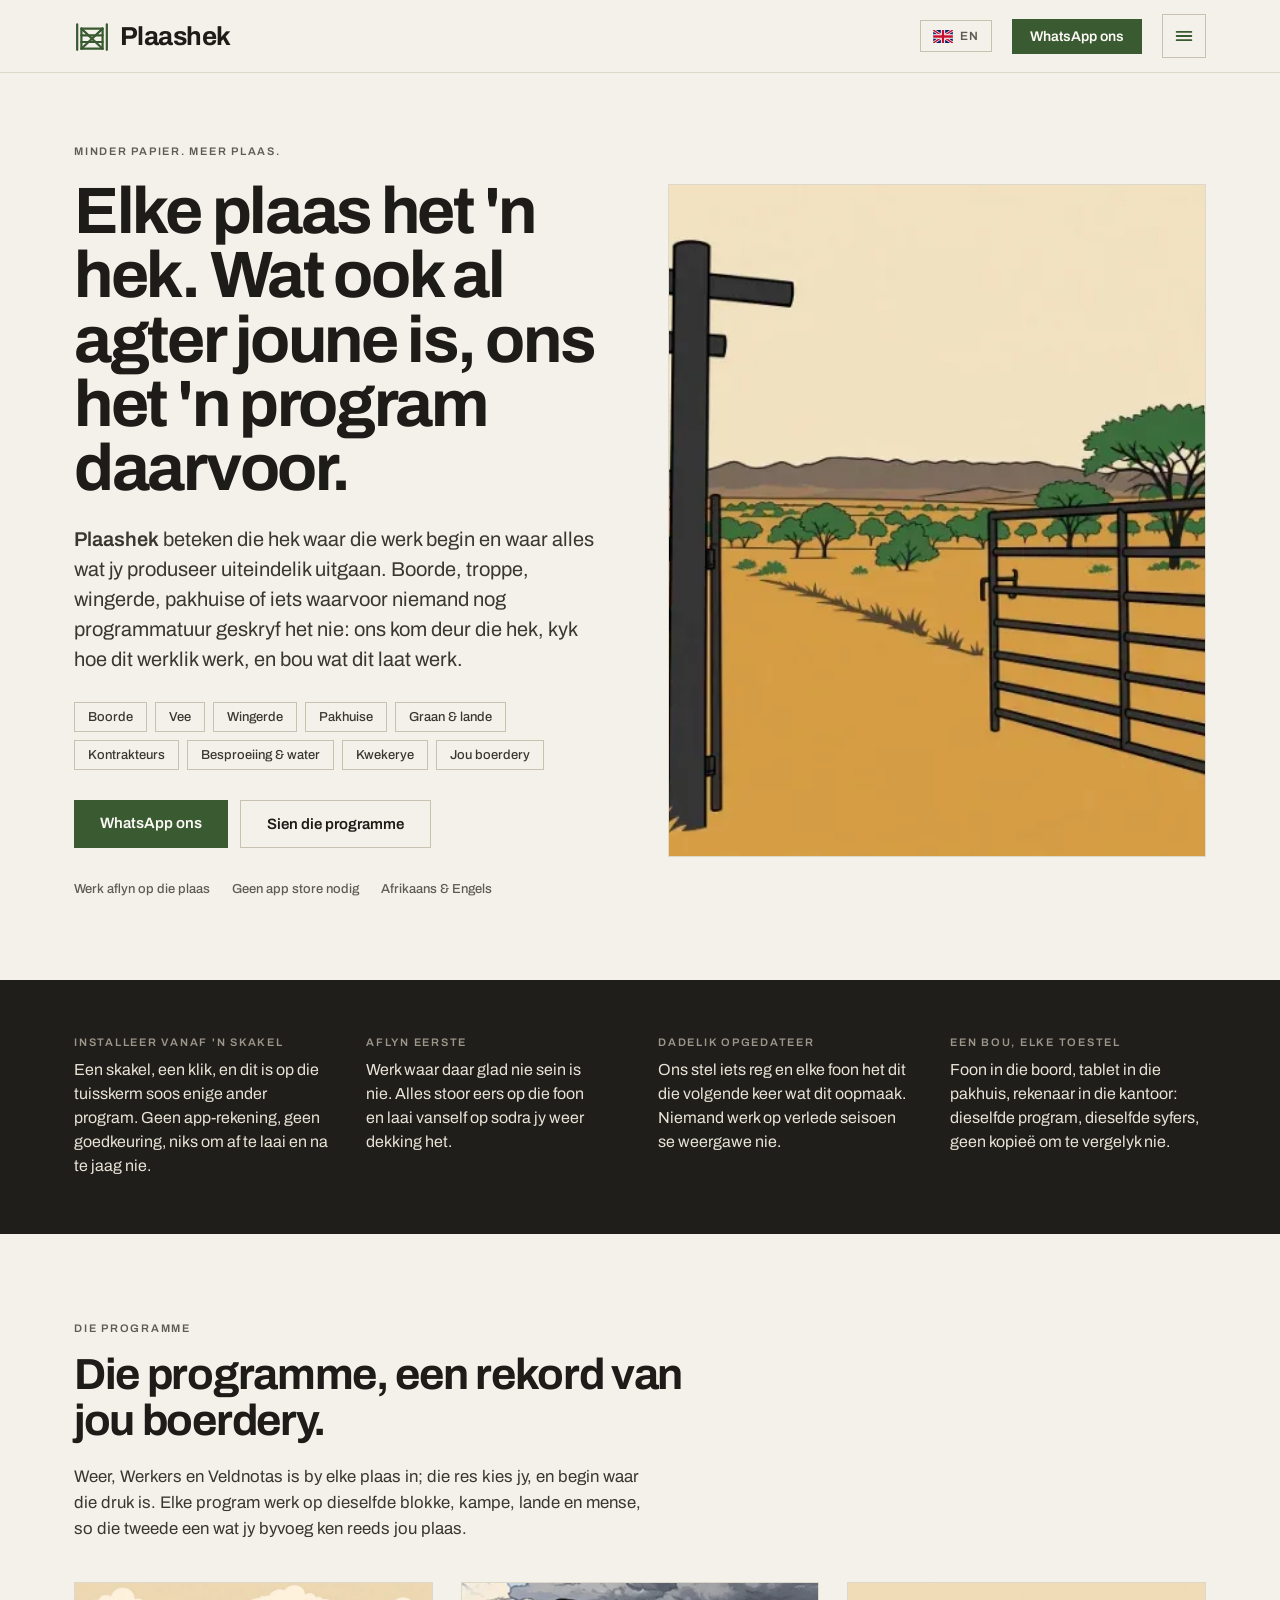
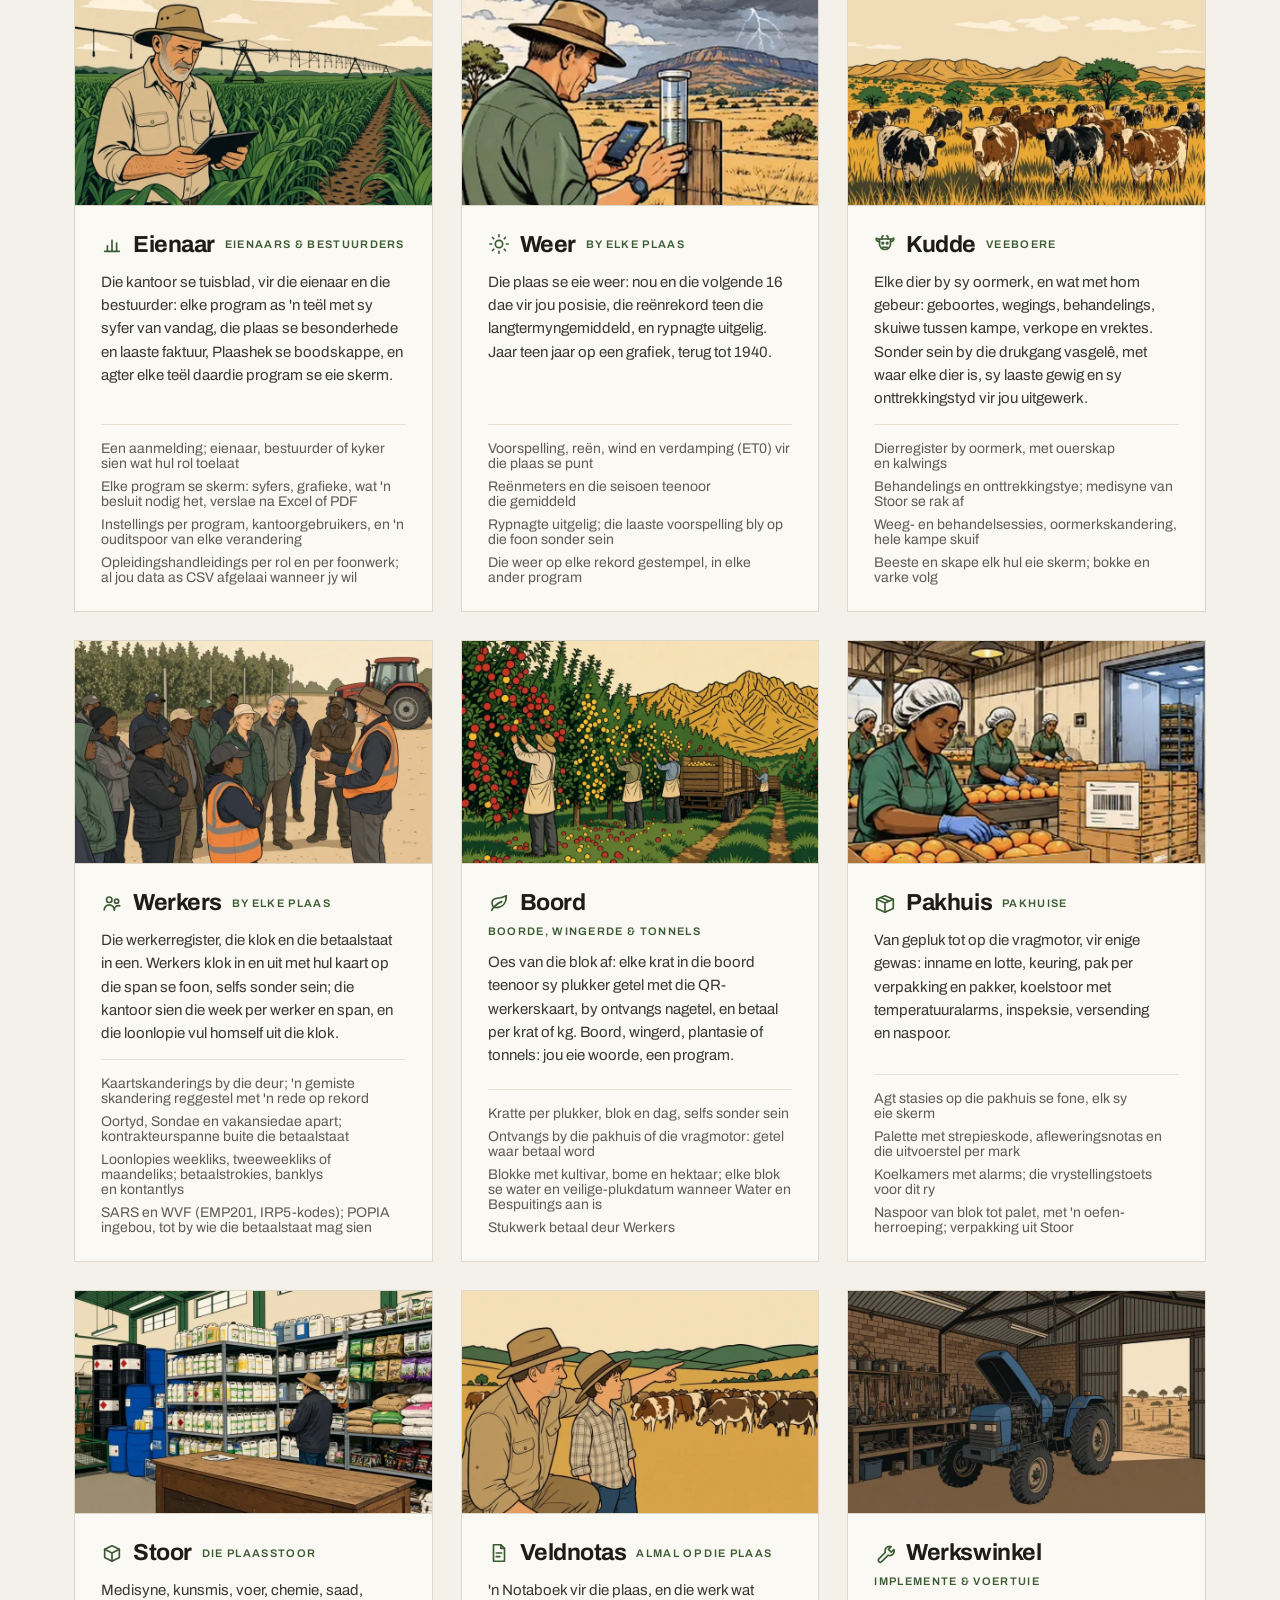
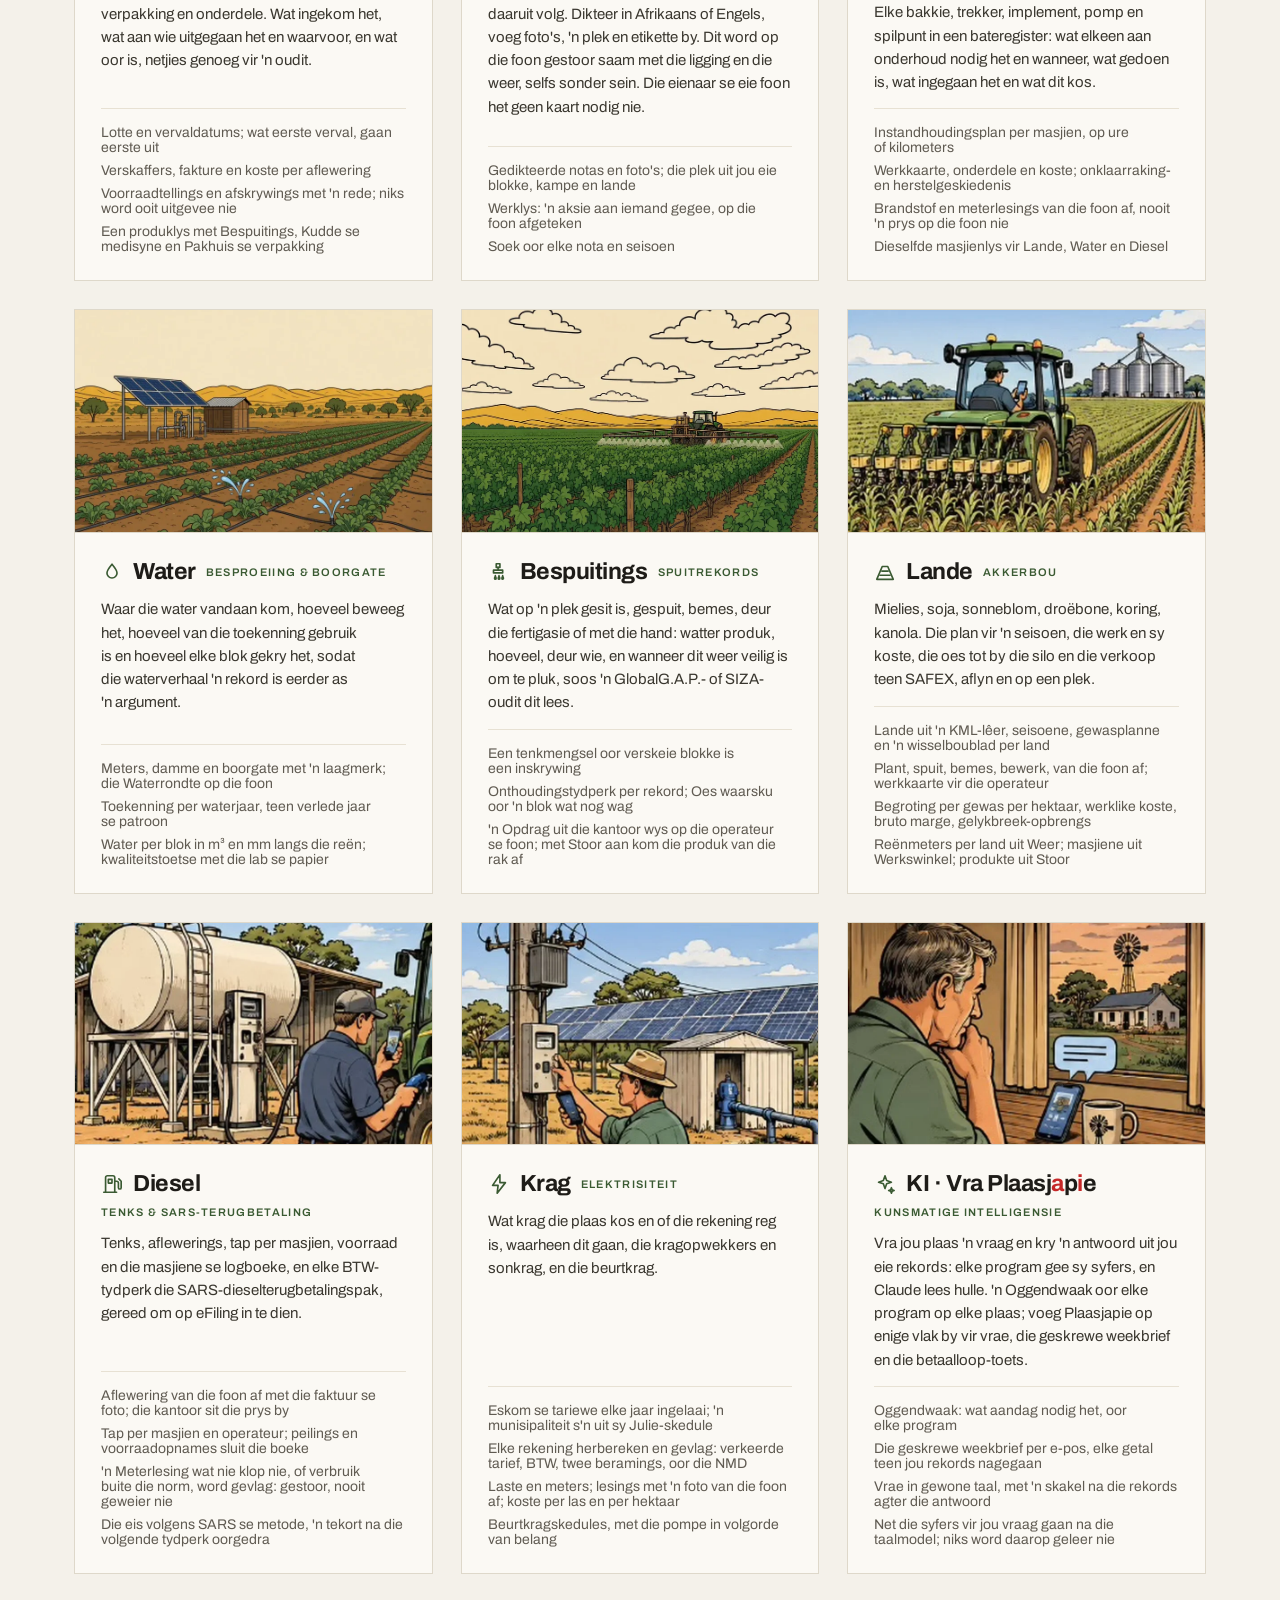
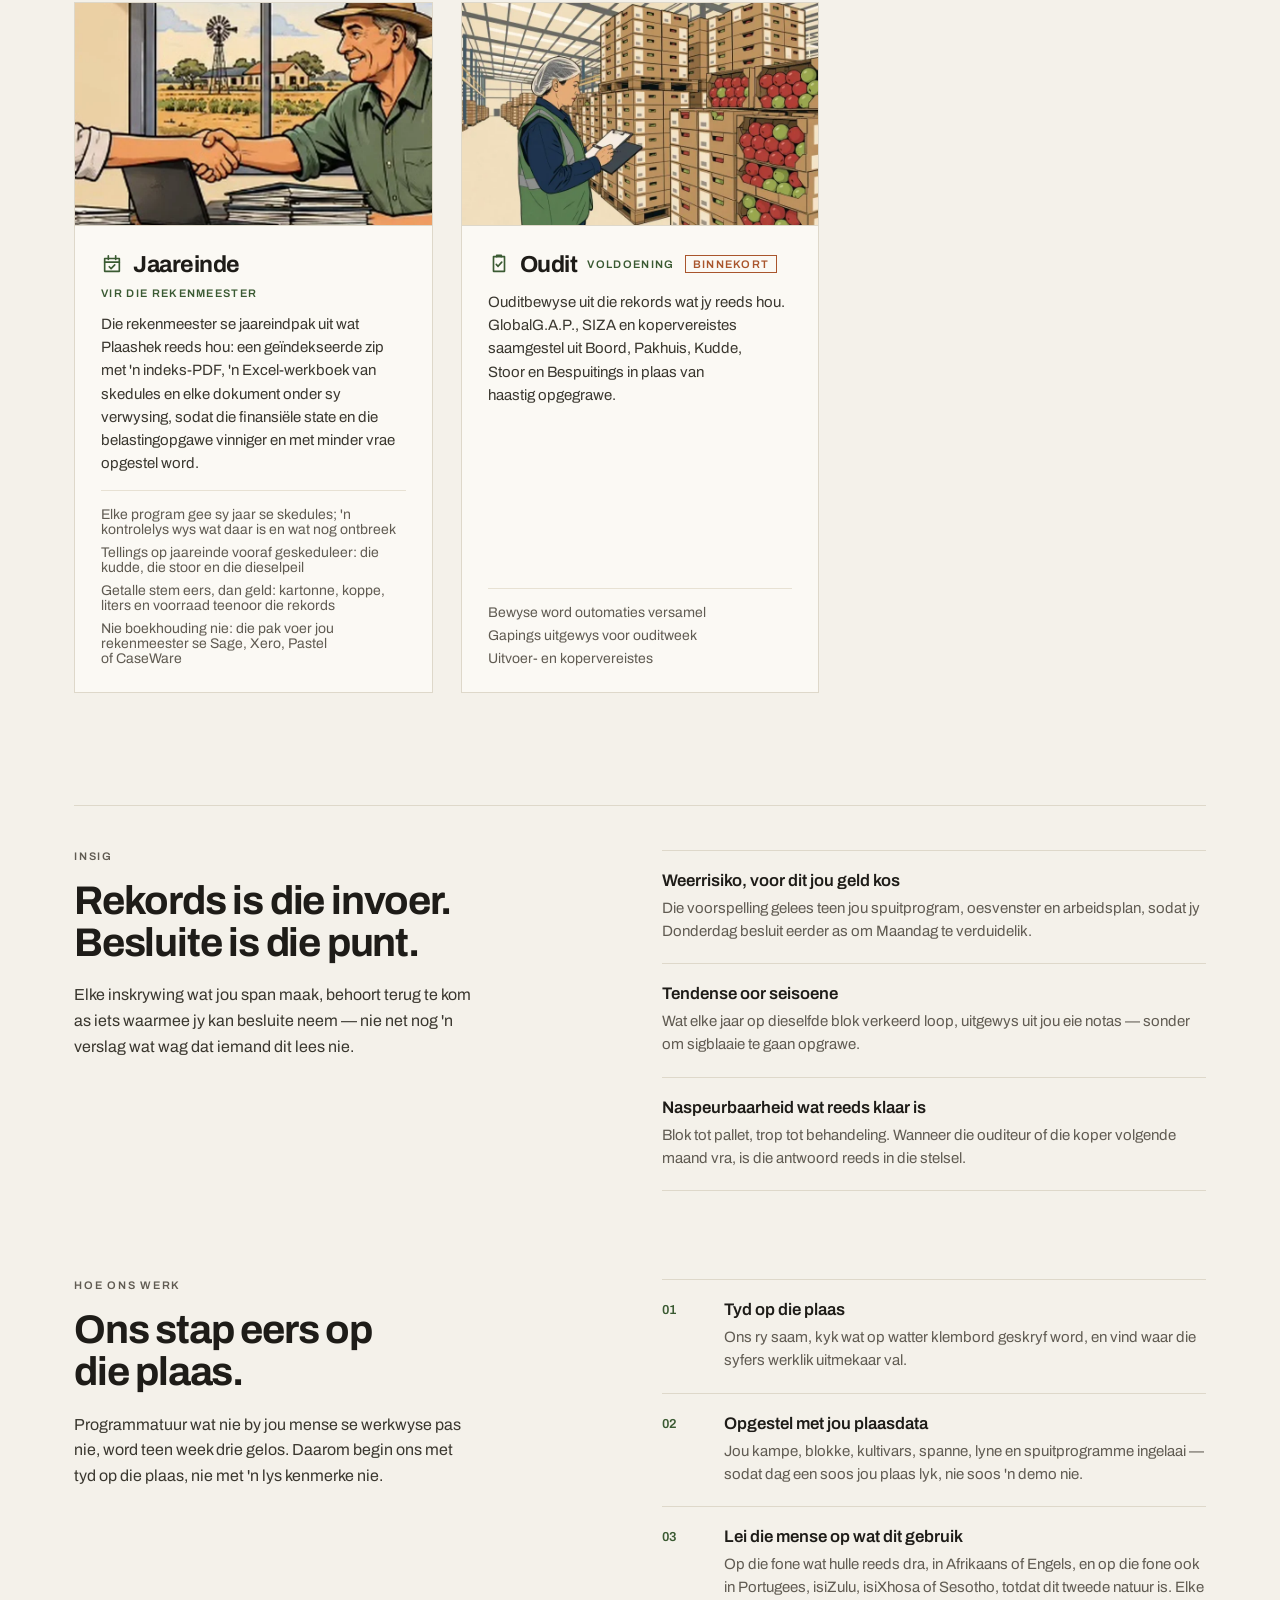
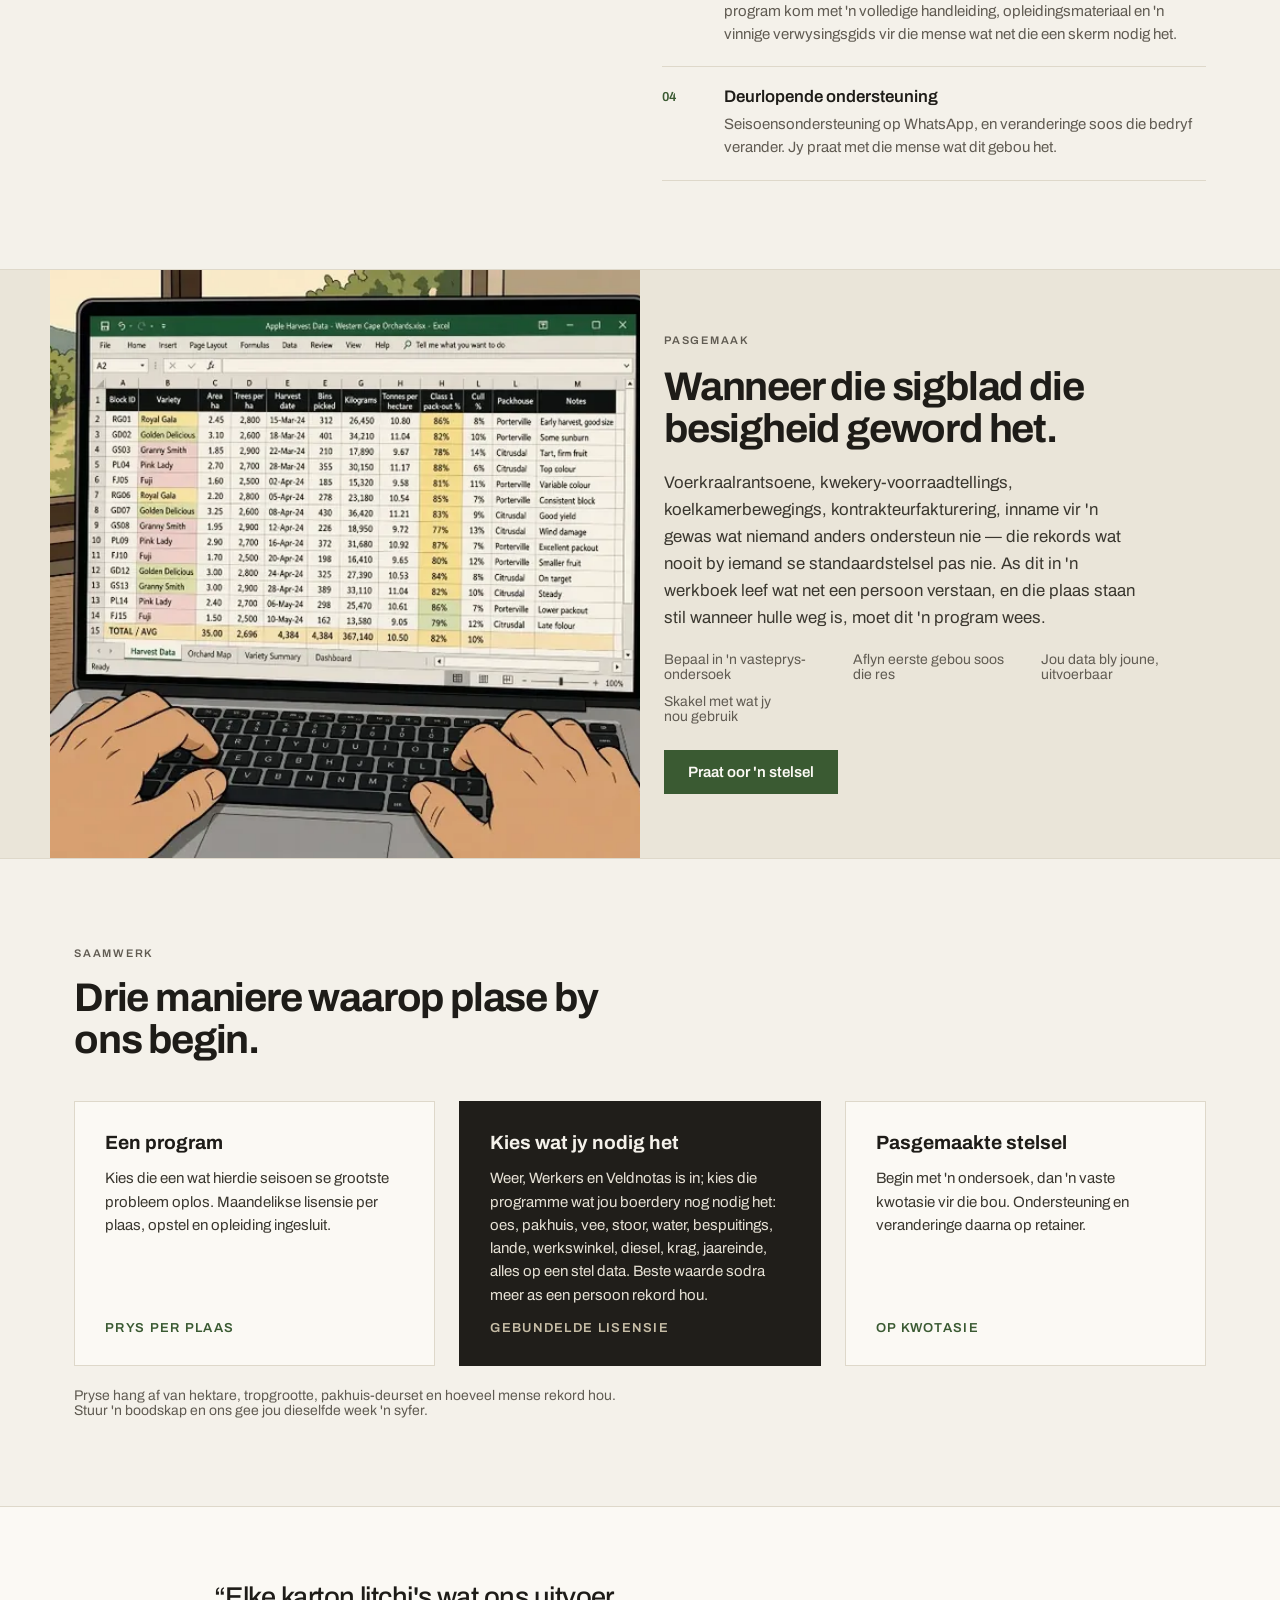
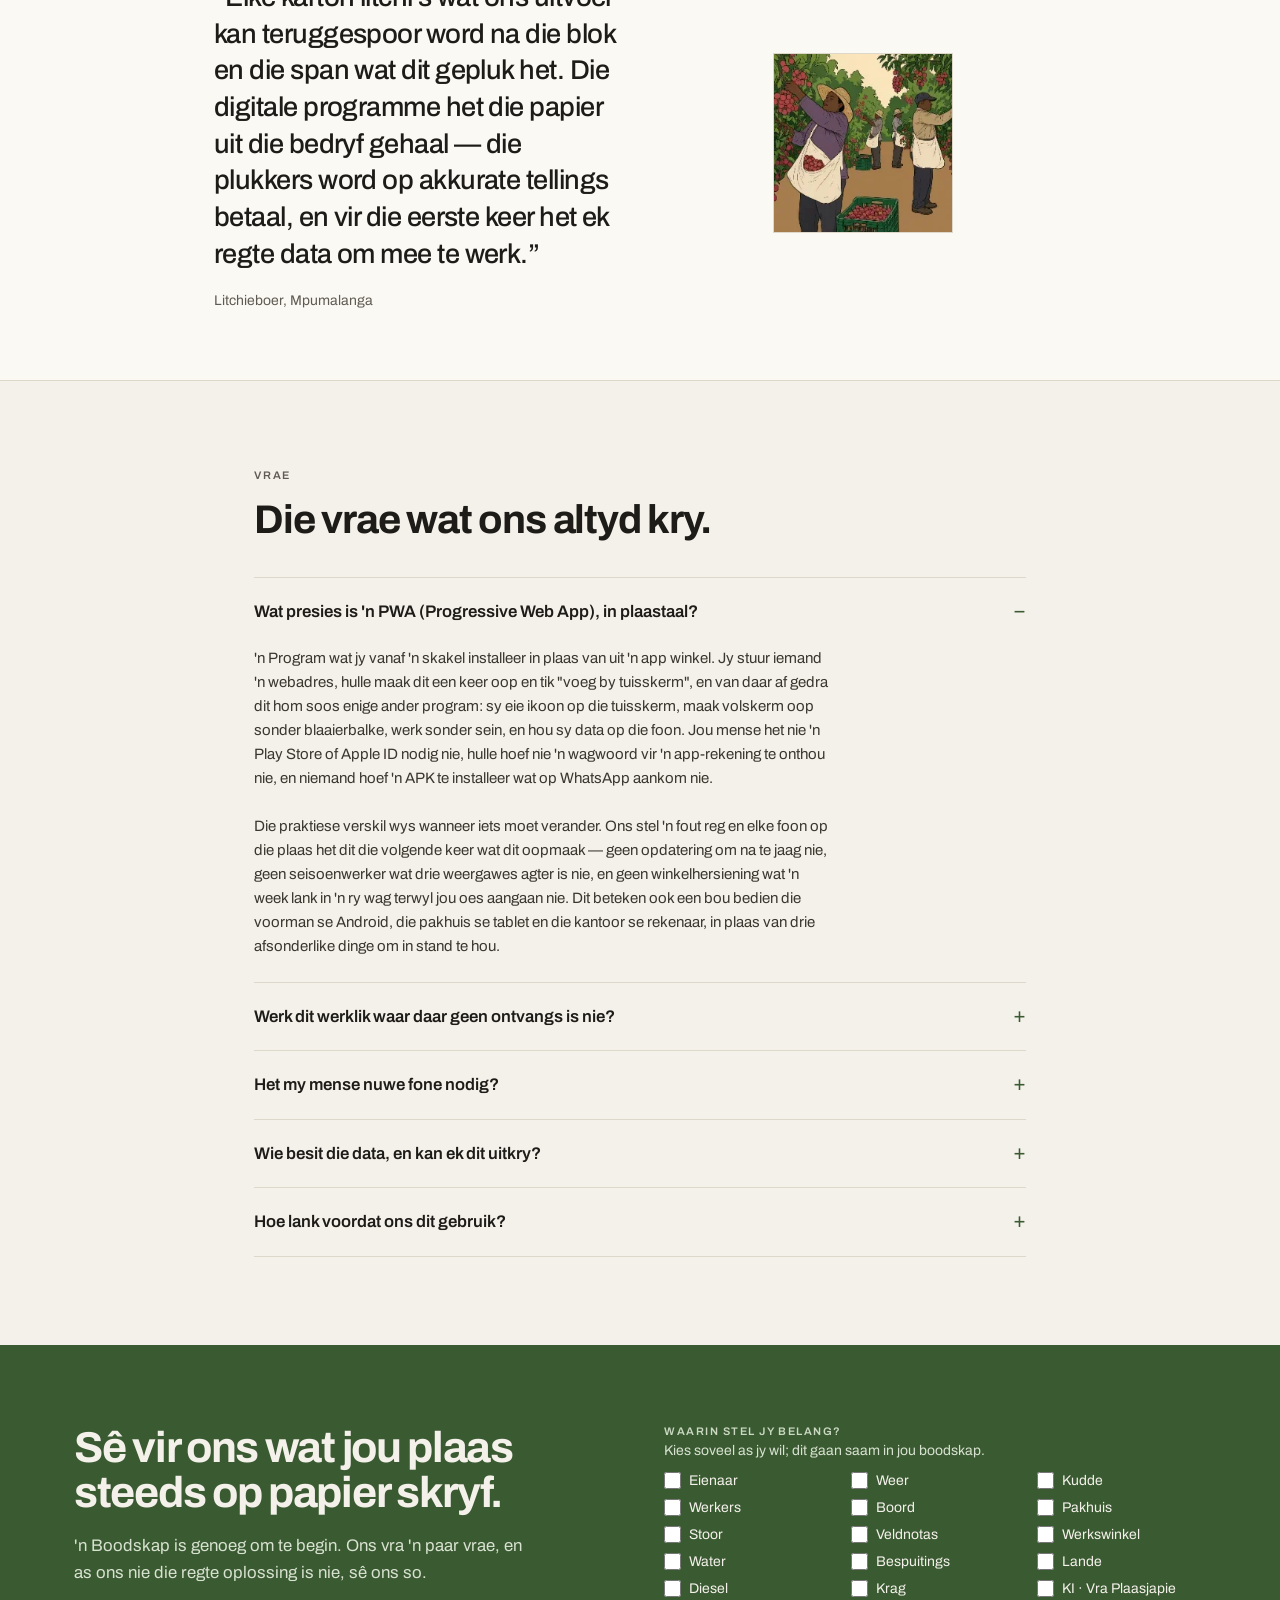
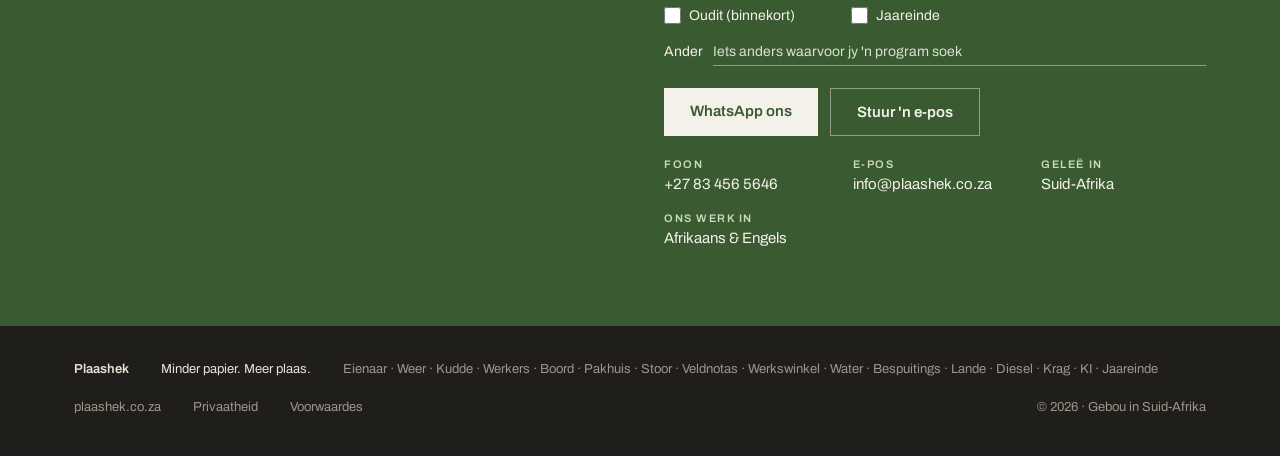
<file: index.html>
<!DOCTYPE html>
<html lang="af">
<head>
<meta charset="utf-8">
<meta name="viewport" content="width=device-width, initial-scale=1">
<meta http-equiv="Content-Security-Policy" content="default-src 'self'; script-src 'self'; style-src 'self' 'unsafe-inline'; img-src 'self' data:; object-src 'none'; base-uri 'self'; form-action 'none'">
<meta name="referrer" content="strict-origin-when-cross-origin">
<meta name="theme-color" content="#F4F1EA">
<title>Plaashek — Plaasprogrammatuur vir boorde, troppe en pakhuise</title>
<meta name="description" content="Plaasprogrammatuur wat die plaas van papier afhaal: vee, werkers en lone, oes, pakhuis, stoor, water, lande, diesel en krag. Werk sonder sein, in die veld.">
<meta property="og:title" content="Plaashek — Plaasprogrammatuur vir boorde, troppe en pakhuise">
<meta property="og:description" content="Vyftien programme wat die plaas van papier afhaal — weer, vee, werkers, oes, pakhuis, stoor, water, lande, diesel, krag, KI, jaareinde. Werk sonder sein, in die veld.">
<meta property="og:type" content="website">
<meta property="og:url" content="https://plaashek.co.za/">
<meta property="og:site_name" content="Plaashek">
<meta property="og:image" content="https://plaashek.co.za/og-af.jpg">
<meta property="og:image:width" content="1200">
<meta property="og:image:height" content="630">
<meta property="og:image:alt" content="Plaashek: minder papier, meer plaas. Plaasprogrammatuur wat sonder sein werk.">
<meta name="twitter:card" content="summary_large_image">
<meta name="twitter:image" content="https://plaashek.co.za/og-af.jpg">
<meta property="og:locale" content="af_ZA">
<link rel="icon" type="image/svg+xml" href="favicon.svg">
<link rel="icon" type="image/png" sizes="64x64" href="favicon.png">
<link rel="apple-touch-icon" href="apple-touch-icon.png">
<link rel="canonical" href="https://plaashek.co.za/" />
<link rel="alternate" hreflang="af" href="https://plaashek.co.za/" />
<link rel="alternate" hreflang="en" href="https://plaashek.co.za/en.html" />
<link rel="alternate" hreflang="x-default" href="https://plaashek.co.za/" />
<script type="application/ld+json">{"@context":"https://schema.org","@type":"ProfessionalService","name":"Plaashek","description":"Farm software for orchards, herds, packhouses, water, workshops, audits and labour. Offline-first progressive web apps built for South African farms.","url":"https://plaashek.co.za/","telephone":"+27834565646","areaServed":{"@type":"Country","name":"South Africa"},"availableLanguage":["af","en"],"knowsLanguage":["af","en"],"serviceType":"Agricultural software development","sameAs":["https://wa.me/27834565646"]}</script>

<link rel="preload" href="fonts/archivo-latin.woff2" as="font" type="font/woff2" crossorigin>
<style>
  /* Archivo from this site's own fonts/ folder (SIL Open Font License), so the page asks nothing of
     another website: no visitor's address goes to Google, and there is nothing to ask consent for. */
  @font-face { font-family: Archivo; font-style: normal; font-weight: 400 700; font-display: swap; src: url(fonts/archivo-latin.woff2) format("woff2"); unicode-range: U+0000-00FF, U+0131, U+0152-0153, U+02BB-02BC, U+02C6, U+02DA, U+02DC, U+0304, U+0308, U+0329, U+2000-206F, U+20AC, U+2122, U+2191, U+2193, U+2212, U+2215, U+FEFF, U+FFFD; }
  @font-face { font-family: Archivo; font-style: normal; font-weight: 400 700; font-display: swap; src: url(fonts/archivo-latin-ext.woff2) format("woff2"); unicode-range: U+0100-02BA, U+02BD-02C5, U+02C7-02CC, U+02CE-02D7, U+02DD-02FF, U+0304, U+0308, U+0329, U+1D00-1DBF, U+1E00-1E9F, U+1EF2-1EFF, U+2020, U+20A0-20AB, U+20AD-20C0, U+2113, U+2C60-2C7F, U+A720-A7FF; }
</style>
<style>
  *, *::before, *::after { box-sizing: border-box; }
  html { scroll-behavior: smooth; }
  /* The header is sticky, so a jump to #apps, #how, #faq… must stop short of it. Without this the
     section's heading lands under the header: 73px tall on a desktop, 123px on a phone where it wraps
     to two rows, 172px under 340px where it wraps to three. #how has no top padding, so there the whole
     heading disappeared. The values track those three heights with a little room to spare. */
  html { scroll-padding-top: 84px; }
  @media (max-width: 520px) { html { scroll-padding-top: 134px; } }
  @media (max-width: 340px) { html { scroll-padding-top: 184px; } }
  body { margin: 0; background: #F4F1EA; color: #1E1C18; font-family: Archivo, "Helvetica Neue", Helvetica, Arial, sans-serif; -webkit-font-smoothing: antialiased; text-wrap: pretty; }
  a { color: #3A5A32; text-decoration: none; }
  a:hover { color: #A9552C; }
  button { font-family: inherit; }
  header nav a[href^="#"] { display: none; }
  .mnav > summary::-webkit-details-marker { display: none; }
  .mnav > summary::marker { content: ""; }
  .mnav[open] > summary { border-color: #1E1C18; }
  .mnav > div > a:last-child { border-bottom: 0; }
  @media (max-width: 700px) {
    header span[style*="font-size:26px"] { font-size: 22px; }
    h1 { font-size: 2.05rem !important; line-height: 1.09 !important; letter-spacing: -0.022em !important; }
    h2 { line-height: 1.14 !important; letter-spacing: -0.02em !important; }
  }
</style>
<script src="site.js" defer></script>
<style>
.x1:hover{border-color:#1E1C18 !important;color:#1E1C18 !important}
.x2:hover{background:#2C4626 !important;color:#FBF9F4 !important}
.x3:hover{color:#3A5A32 !important}
.x4:hover{color:#3A5A32 !important}
.x5:hover{color:#3A5A32 !important}
.x6:hover{color:#3A5A32 !important}
.x7:hover{color:#3A5A32 !important}
.x8:hover{color:#3A5A32 !important}
.x9:hover{color:#3A5A32 !important}
.x10:hover{background:#2C4626 !important;color:#FBF9F4 !important}
.x11:hover{border-color:#1E1C18 !important;color:#1E1C18 !important}
.x12:hover{background:#2C4626 !important;color:#FBF9F4 !important}
.x13:hover{color:#3A5A32 !important}
.x14:hover{color:#3A5A32 !important}
.x15:hover{color:#3A5A32 !important}
.x16:hover{color:#3A5A32 !important}
.x17:hover{color:#3A5A32 !important}
.x18:hover{background:#FFFFFF !important;color:#2C4626 !important}
.x19:hover{border-color:#F4F1EA !important;color:#FFFFFF !important}
.x20:hover{color:#FFFFFF !important}
.x21:hover{color:#FFFFFF !important}
.x22:hover{color:#E7E2D6 !important}
html{-webkit-text-size-adjust:100%}
img{max-width:100%}
details>summary::-webkit-details-marker{display:none}
details>summary{cursor:pointer;display:flex}
#faq details>summary .fq::after{content:'+'}
.x22{display:inline-block;padding:6px 0}
.ander::placeholder{color:#D8E2D0;opacity:1}
.ander:focus-visible{border-bottom-color:#F4F1EA !important;box-shadow:0 2px 0 #F4F1EA}
#faq details[open]>summary .fq::after{content:'\2212'}
</style>
</head>
<body>
<div style="background:#F4F1EA;color:#1E1C18;font-family:Archivo,'Helvetica Neue',Helvetica,Arial,sans-serif">

  <header style="position:sticky;top:0;z-index:50;background:rgba(244,241,234,0.93);backdrop-filter:blur(10px);border-bottom:1px solid #DED8CA">
    <div style="max-width:1180px;margin:0 auto;padding:14px 24px;display:flex;flex-wrap:wrap;align-items:center;gap:16px 24px">
      <a href="#top" style="display:flex;align-items:center;gap:10px;color:#1E1C18;flex:0 0 auto">
        <svg viewBox="0 0 34 32" style="width:36px;height:34px;display:block;flex:0 0 auto" fill="none" stroke="#3A5A32" stroke-width="2.1" stroke-linecap="round" stroke-linejoin="round" aria-hidden="true"><path d="M3 5v24M31 5v24"></path><path d="M7 9h20M7 15.33h20M7 21.67h20M7 28h20"></path><path d="M7 9v19M27 9v19"></path><path d="M7 9l20 19M27 9L7 28"></path></svg>
        <span style="font-size:26px;font-weight:700;letter-spacing:-0.02em">Plaashek</span>
      </a>
      <nav style="display:flex;flex-wrap:wrap;gap:14px 20px;margin-left:auto;align-items:center;justify-content:flex-end">
        <a href="#apps" style="font-size:14px;font-weight:500;color:#1E1C18">Die programme</a>
        <a href="#insight" style="font-size:14px;font-weight:500;color:#1E1C18">Insig</a>
        <a href="#how" style="font-size:14px;font-weight:500;color:#1E1C18">Hoe ons werk</a>
        <a href="#custom" style="font-size:14px;font-weight:500;color:#1E1C18">Pasgemaak</a>
        <a href="en.html" style="display:flex;align-items:center;gap:7px;border:1px solid #C9C2B1;color:#605B52;font-size:12px;font-weight:600;letter-spacing:0.1em;padding:8px 12px" class="x1"><svg viewBox="0 0 18 12" style="width:20px;height:13px;display:block;flex:0 0 auto;overflow:hidden" aria-hidden="true"><rect width="18" height="12" fill="#012169"></rect><path d="M0 0l18 12M18 0L0 12" stroke="#FFFFFF" stroke-width="2.6"></path><path d="M0 0l18 12M18 0L0 12" stroke="#C8102E" stroke-width="1.3"></path><path d="M9 0v12M0 6h18" stroke="#FFFFFF" stroke-width="4"></path><path d="M9 0v12M0 6h18" stroke="#C8102E" stroke-width="2.2"></path></svg><span>EN</span></a>
        <a href="https://wa.me/27834565646" target="_blank" rel="noopener" style="display:inline-block;background:#3A5A32;color:#FBF9F4;font-size:14px;font-weight:600;padding:10px 18px" class="x2">WhatsApp ons</a>
        <details class="mnav" style="position:relative;flex:0 0 auto">
          <summary aria-label="Kieslys" style="display:flex;align-items:center;justify-content:center;width:44px;height:44px;border:1px solid #C9C2B1;cursor:pointer;list-style:none">
            <svg viewBox="0 0 24 24" style="width:22px;height:22px;display:block" fill="none" stroke="#3A5A32" stroke-width="2" stroke-linecap="round" aria-hidden="true"><path d="M4 7.5h16M4 12h16M4 16.5h16"></path></svg>
          </summary>
          <div style="position:absolute;top:calc(100% + 10px);right:0;z-index:60;min-width:240px;background:#FBF9F4;border:1px solid #DED8CA;padding:10px 18px 14px;box-shadow:0 14px 34px rgba(30,28,24,0.13)">
          <a href="#apps" style="display:block;padding:13px 4px;font-size:16px;font-weight:500;color:#1E1C18;border-bottom:1px solid #E7E1D3" class="x3">Die programme</a>
          <a href="#insight" style="display:block;padding:13px 4px;font-size:16px;font-weight:500;color:#1E1C18;border-bottom:1px solid #E7E1D3" class="x4">Insig</a>
          <a href="#how" style="display:block;padding:13px 4px;font-size:16px;font-weight:500;color:#1E1C18;border-bottom:1px solid #E7E1D3" class="x5">Hoe ons werk</a>
          <a href="#custom" style="display:block;padding:13px 4px;font-size:16px;font-weight:500;color:#1E1C18;border-bottom:1px solid #E7E1D3" class="x6">Pasgemaak</a>
          <a href="#pricing" style="display:block;padding:13px 4px;font-size:16px;font-weight:500;color:#1E1C18;border-bottom:1px solid #E7E1D3" class="x7">Saamwerk</a>
          <a href="#faq" style="display:block;padding:13px 4px;font-size:16px;font-weight:500;color:#1E1C18;border-bottom:1px solid #E7E1D3" class="x8">Vrae</a>
          <a href="#contact" style="display:block;padding:13px 4px;font-size:16px;font-weight:500;color:#1E1C18;border-bottom:1px solid #E7E1D3" class="x9">Kontak</a>
          </div>
        </details>
      </nav>
    </div>
  </header>

  <section id="top" style="max-width:1180px;margin:0 auto;padding:72px 24px 84px;display:grid;grid-template-columns:repeat(auto-fit,minmax(min(320px,100%),1fr));gap:56px;align-items:center">
    <div style="min-width:0">
      <p style="margin:0 0 22px;font-size:11px;font-weight:600;letter-spacing:0.16em;text-transform:uppercase;color:#605B52">Minder papier. Meer plaas.</p>
      <h1 style="margin:0 0 24px;font-size:clamp(2.4rem,5.2vw,4.1rem);line-height:0.98;letter-spacing:-0.035em;font-weight:700">Elke plaas het 'n hek. Wat ook al agter joune is, ons het 'n program daarvoor.</h1>
      <p style="margin:0 0 28px;font-size:clamp(1.05rem,1.6vw,1.25rem);line-height:1.5;color:#3A372F;max-width:52ch"><strong style="font-weight:600">Plaashek</strong> beteken die hek waar die werk begin en waar alles wat jy produseer uiteindelik uitgaan. Boorde, troppe, wingerde, pakhuise of iets waarvoor niemand nog programmatuur geskryf het nie: ons kom deur die hek, kyk hoe dit werklik werk, en bou wat dit laat werk.</p>
      <ul style="margin:0 0 30px;padding:0;list-style:none;display:flex;flex-wrap:wrap;gap:8px">
        <li style="border:1px solid #C9C2B1;padding:7px 13px;font-size:13px;font-weight:500;color:#3A372F">Boorde</li>
        <li style="border:1px solid #C9C2B1;padding:7px 13px;font-size:13px;font-weight:500;color:#3A372F">Vee</li>
        <li style="border:1px solid #C9C2B1;padding:7px 13px;font-size:13px;font-weight:500;color:#3A372F">Wingerde</li>
        <li style="border:1px solid #C9C2B1;padding:7px 13px;font-size:13px;font-weight:500;color:#3A372F">Pakhuise</li>
        <li style="border:1px solid #C9C2B1;padding:7px 13px;font-size:13px;font-weight:500;color:#3A372F">Graan &amp; lande</li>
        <li style="border:1px solid #C9C2B1;padding:7px 13px;font-size:13px;font-weight:500;color:#3A372F">Kontrakteurs</li>
        <li style="border:1px solid #C9C2B1;padding:7px 13px;font-size:13px;font-weight:500;color:#3A372F">Besproeiing &amp; water</li>
        <li style="border:1px solid #C9C2B1;padding:7px 13px;font-size:13px;font-weight:500;color:#3A372F">Kwekerye</li>
        <li style="border:1px solid #C9C2B1;padding:7px 13px;font-size:13px;font-weight:500;color:#3A372F">Jou boerdery</li>
      </ul>
      <div style="display:flex;flex-wrap:wrap;gap:12px;margin-bottom:34px">
        <a href="https://wa.me/27834565646" target="_blank" rel="noopener" style="display:inline-block;background:#3A5A32;color:#FBF9F4;font-size:15px;font-weight:600;padding:15px 26px" class="x10">WhatsApp ons</a>
        <a href="#apps" style="display:inline-block;color:#1E1C18;font-size:15px;font-weight:600;padding:15px 26px;border:1px solid #C9C2B1" class="x11">Sien die programme</a>
      </div>
      <ul style="margin:0;padding:0;list-style:none;display:flex;flex-wrap:wrap;gap:10px 22px;font-size:13px;font-weight:500;color:#605B52">
        <li>Werk aflyn op die plaas</li>
        <li>Geen app store nodig</li>
        <li>Afrikaans &amp; Engels</li>
      </ul>
    </div>
    <div style="min-width:0;position:relative;aspect-ratio:4/5;background:#E8E3D6;border:1px solid #DED8CA">
      <img src="photos/pcs-hero.webp" alt="Tekening van 'n oop plaashek met veld en doringbome daaragter" fetchpriority="high" style="position:absolute;inset:0;width:100%;height:100%;object-fit:cover;display:block">
    </div>
  </section>

  <section style="background:#201E1A;color:#F4F1EA">
    <div style="max-width:1180px;margin:0 auto;padding:56px 24px;display:grid;grid-template-columns:repeat(auto-fit,minmax(210px,1fr));gap:36px">
      <div>
        <p style="margin:0 0 10px;font-size:11px;font-weight:600;letter-spacing:0.16em;text-transform:uppercase;color:#9C958A">Installeer vanaf 'n skakel</p>
        <p style="margin:0;font-size:16px;line-height:1.5;color:#E7E2D6">Een skakel, een klik, en dit is op die tuisskerm soos enige ander program. Geen app-rekening, geen goedkeuring, niks om af te laai en na te jaag nie.</p>
      </div>
      <div>
        <p style="margin:0 0 10px;font-size:11px;font-weight:600;letter-spacing:0.16em;text-transform:uppercase;color:#9C958A">Aflyn eerste</p>
        <p style="margin:0;font-size:16px;line-height:1.5;color:#E7E2D6">Werk waar daar glad nie sein is nie. Alles stoor eers op die foon en laai vanself op sodra jy weer dekking het.</p>
      </div>
      <div>
        <p style="margin:0 0 10px;font-size:11px;font-weight:600;letter-spacing:0.16em;text-transform:uppercase;color:#9C958A">Dadelik opgedateer</p>
        <p style="margin:0;font-size:16px;line-height:1.5;color:#E7E2D6">Ons stel iets reg en elke foon het dit die volgende keer wat dit oopmaak. Niemand werk op verlede seisoen se weergawe nie.</p>
      </div>
      <div>
        <p style="margin:0 0 10px;font-size:11px;font-weight:600;letter-spacing:0.16em;text-transform:uppercase;color:#9C958A">Een bou, elke toestel</p>
        <p style="margin:0;font-size:16px;line-height:1.5;color:#E7E2D6">Foon in die boord, tablet in die pakhuis, rekenaar in die kantoor: dieselfde program, dieselfde syfers, geen kopieë om te vergelyk nie.</p>
      </div>
    </div>
  </section>

  <section id="apps" style="max-width:1180px;margin:0 auto;padding:88px 24px 40px">
    <p style="margin:0 0 18px;font-size:11px;font-weight:600;letter-spacing:0.16em;text-transform:uppercase;color:#605B52">Die programme</p>
    <h2 style="margin:0 0 20px;font-size:clamp(1.9rem,3.4vw,2.8rem);line-height:1.05;letter-spacing:-0.03em;font-weight:700;max-width:24ch">Die programme, een rekord van jou boerdery.</h2>
    <p style="margin:0;font-size:1.05rem;line-height:1.55;color:#3A372F;max-width:58ch">Weer, Werkers en Veldnotas is by elke plaas in; die res kies jy, en begin waar die druk is. Elke program werk op dieselfde blokke, kampe, lande en mense, so die tweede een wat jy byvoeg ken reeds jou plaas.</p>
  </section>

  <section style="max-width:1180px;margin:0 auto;padding:0 24px 24px;display:grid;grid-template-columns:repeat(auto-fit,minmax(min(300px,100%),1fr));gap:28px">

    <article style="background:#FBF9F4;border:1px solid #DED8CA;display:flex;flex-direction:column">
      <div style="position:relative;aspect-ratio:16/10;background:#E8E3D6;border-bottom:1px solid #DED8CA">
        <img src="photos/pcs-app-owner.webp" alt="Boer met 'n tablet in 'n mielieland, 'n spilpunt agter hom" loading="lazy" decoding="async" style="position:absolute;inset:0;width:100%;height:100%;object-fit:cover;display:block">
      </div>
      <div style="padding:26px;display:flex;flex-direction:column;gap:14px;flex:1">
        <div style="display:flex;align-items:center;gap:10px;flex-wrap:wrap">
          <svg viewBox="0 0 24 24" style="width:22px;height:22px;display:block;flex:0 0 auto" fill="none" stroke="#3A5A32" stroke-width="1.8" stroke-linecap="round" stroke-linejoin="round" aria-hidden="true"><path d="M4 20h16"></path><path d="M7 20v-6M12 20V8M17 20v-9"></path></svg>
          <h3 style="margin:0;font-size:1.45rem;font-weight:700;letter-spacing:-0.02em">Eienaar</h3>
          <span style="font-size:11px;font-weight:600;letter-spacing:0.12em;text-transform:uppercase;color:#3A5A32">Eienaars &amp; bestuurders</span>
        </div>
        <p style="margin:0;font-size:15px;line-height:1.55;color:#3A372F">Die kantoor se tuisblad, vir die eienaar en die bestuurder: elke program as 'n teël met sy syfer van vandag, die plaas se besonderhede en laaste faktuur, Plaashek se boodskappe, en agter elke teël daardie program se eie skerm.</p>
        <ul style="margin:auto 0 0;padding:16px 0 0;list-style:none;display:flex;flex-direction:column;gap:8px;font-size:14px;color:#605B52;border-top:1px solid #E7E1D3">
          <li>Een aanmelding; eienaar, bestuurder of kyker sien wat hul rol toelaat</li>
          <li>Elke program se skerm: syfers, grafieke, wat 'n besluit nodig het, verslae na Excel of PDF</li>
          <li>Instellings per program, kantoorgebruikers, en 'n ouditspoor van elke verandering</li>
          <li>Opleidingshandleidings per rol en per foonwerk; al jou data as CSV afgelaai wanneer jy wil</li>
        </ul>
      </div>
    </article>

    <article style="background:#FBF9F4;border:1px solid #DED8CA;display:flex;flex-direction:column">
      <div style="position:relative;aspect-ratio:16/10;background:#E8E3D6;border-bottom:1px solid #DED8CA">
        <img src="photos/pcs-app-weer.webp" alt="Boer lees 'n reënmeter af met sy foon in die hand terwyl 'n donderstorm oor die berg trek" loading="lazy" decoding="async" style="position:absolute;inset:0;width:100%;height:100%;object-fit:cover;display:block">
      </div>
      <div style="padding:26px;display:flex;flex-direction:column;gap:14px;flex:1">
        <div style="display:flex;align-items:center;gap:10px;flex-wrap:wrap">
          <svg viewBox="0 0 24 24" style="width:22px;height:22px;display:block;flex:0 0 auto" fill="none" stroke="#3A5A32" stroke-width="1.8" stroke-linecap="round" stroke-linejoin="round" aria-hidden="true"><circle cx="12" cy="12" r="4"></circle><path d="M12 2v2M12 20v2M2 12h2M20 12h2M4.9 4.9l1.4 1.4M17.7 17.7l1.4 1.4M4.9 19.1l1.4-1.4M17.7 6.3l1.4-1.4"></path></svg>
          <h3 style="margin:0;font-size:1.45rem;font-weight:700;letter-spacing:-0.02em">Weer</h3>
          <span style="font-size:11px;font-weight:600;letter-spacing:0.12em;text-transform:uppercase;color:#3A5A32">By elke plaas</span>
        </div>
        <p style="margin:0;font-size:15px;line-height:1.55;color:#3A372F">Die plaas se eie weer: nou en die volgende 16 dae vir jou posisie, die reënrekord teen die langtermyngemiddeld, en rypnagte uitgelig. Jaar teen jaar op een grafiek, terug tot 1940.</p>
        <ul style="margin:auto 0 0;padding:16px 0 0;list-style:none;display:flex;flex-direction:column;gap:8px;font-size:14px;color:#605B52;border-top:1px solid #E7E1D3">
          <li>Voorspelling, reën, wind en verdamping (ET0) vir die plaas se punt</li>
          <li>Reënmeters en die seisoen teenoor die gemiddeld</li>
          <li>Rypnagte uitgelig; die laaste voorspelling bly op die foon sonder sein</li>
          <li>Die weer op elke rekord gestempel, in elke ander program</li>
        </ul>
      </div>
    </article>

    <article style="background:#FBF9F4;border:1px solid #DED8CA;display:flex;flex-direction:column">
      <div style="position:relative;aspect-ratio:16/10;background:#E8E3D6;border-bottom:1px solid #DED8CA">
        <img src="photos/pcs-app-kudde.webp" alt="Trop beeste wei in die veld" loading="lazy" decoding="async" style="position:absolute;inset:0;width:100%;height:100%;object-fit:cover;display:block">
      </div>
      <div style="padding:26px;display:flex;flex-direction:column;gap:14px;flex:1">
        <div style="display:flex;align-items:center;gap:10px;flex-wrap:wrap">
          <svg viewBox="0 0 24 24" style="width:22px;height:22px;display:block;flex:0 0 auto" fill="none" stroke="#3A5A32" stroke-width="1.8" stroke-linecap="round" stroke-linejoin="round" aria-hidden="true"><path d="M6 6.5h12v5.5a6 6 0 01-12 0z"></path><path d="M6 7.2L2.6 5.6c-.7 2 .3 3.6 3.4 4M18 7.2l3.4-1.6c.7 2-.3 3.6-3.4 4"></path><path d="M8.7 6.4C8.4 4.3 9 3.3 10 3M15.3 6.4c.3-2.1-.3-3.1-1.3-3.4"></path><path d="M9.5 15.5h5"></path><circle cx="9.6" cy="11" r=".9"></circle><circle cx="14.4" cy="11" r=".9"></circle></svg>
          <h3 style="margin:0;font-size:1.45rem;font-weight:700;letter-spacing:-0.02em">Kudde</h3>
          <span style="font-size:11px;font-weight:600;letter-spacing:0.12em;text-transform:uppercase;color:#3A5A32">Veeboere</span>
        </div>
        <p style="margin:0;font-size:15px;line-height:1.55;color:#3A372F">Elke dier by sy oormerk, en wat met hom gebeur: geboortes, wegings, behandelings, skuiwe tussen kampe, verkope en vrektes. Sonder sein by die drukgang vasgelê, met waar elke dier is, sy laaste gewig en sy onttrekkingstyd vir jou uitgewerk.</p>
        <ul style="margin:auto 0 0;padding:16px 0 0;list-style:none;display:flex;flex-direction:column;gap:8px;font-size:14px;color:#605B52;border-top:1px solid #E7E1D3">
          <li>Dierregister by oormerk, met ouerskap en kalwings</li>
          <li>Behandelings en onttrekkingstye; medisyne van Stoor se rak af</li>
          <li>Weeg- en behandelsessies, oormerkskandering, hele kampe skuif</li>
          <li>Beeste en skape elk hul eie skerm; bokke en varke volg</li>
        </ul>
      </div>
    </article>

    <article style="background:#FBF9F4;border:1px solid #DED8CA;display:flex;flex-direction:column">
      <div style="position:relative;aspect-ratio:16/10;background:#E8E3D6;border-bottom:1px solid #DED8CA">
        <img src="photos/pcs-app-span.webp" alt="Voorman praat met 'n span werkers voor 'n trekker" loading="lazy" decoding="async" style="position:absolute;inset:0;width:100%;height:100%;object-fit:cover;display:block">
      </div>
      <div style="padding:26px;display:flex;flex-direction:column;gap:14px;flex:1">
        <div style="display:flex;align-items:center;gap:10px;flex-wrap:wrap">
          <svg viewBox="0 0 24 24" style="width:22px;height:22px;display:block;flex:0 0 auto" fill="none" stroke="#3A5A32" stroke-width="1.8" stroke-linecap="round" stroke-linejoin="round" aria-hidden="true"><circle cx="9" cy="8.5" r="3"></circle><path d="M3.5 19.5a5.5 5.5 0 0111 0"></path><circle cx="17" cy="10" r="2.3"></circle><path d="M14.5 19.5a4.6 4.6 0 016 -4.4"></path></svg>
          <h3 style="margin:0;font-size:1.45rem;font-weight:700;letter-spacing:-0.02em">Werkers</h3>
          <span style="font-size:11px;font-weight:600;letter-spacing:0.12em;text-transform:uppercase;color:#3A5A32">By elke plaas</span>
        </div>
        <p style="margin:0;font-size:15px;line-height:1.55;color:#3A372F">Die werkerregister, die klok en die betaalstaat in een. Werkers klok in en uit met hul kaart op die span se foon, selfs sonder sein; die kantoor sien die week per werker en span, en die loonlopie vul homself uit die klok.</p>
        <ul style="margin:auto 0 0;padding:16px 0 0;list-style:none;display:flex;flex-direction:column;gap:8px;font-size:14px;color:#605B52;border-top:1px solid #E7E1D3">
          <li>Kaartskanderings by die deur; 'n gemiste skandering reggestel met 'n rede op rekord</li>
          <li>Oortyd, Sondae en vakansiedae apart; kontrakteurspanne buite die betaalstaat</li>
          <li>Loonlopies weekliks, tweeweekliks of maandeliks; betaalstrokies, banklys en kontantlys</li>
          <li>SARS en WVF (EMP201, IRP5-kodes); POPIA ingebou, tot by wie die betaalstaat mag sien</li>
        </ul>
      </div>
    </article>

    <article style="background:#FBF9F4;border:1px solid #DED8CA;display:flex;flex-direction:column">
      <div style="position:relative;aspect-ratio:16/10;background:#E8E3D6;border-bottom:1px solid #DED8CA">
        <img src="photos/pcs-app-boord.webp" alt="Plukkers oes appels in 'n boord, met kratte op 'n wa" loading="lazy" decoding="async" style="position:absolute;inset:0;width:100%;height:100%;object-fit:cover;display:block">
      </div>
      <div style="padding:26px;display:flex;flex-direction:column;gap:14px;flex:1">
        <div style="display:flex;align-items:center;gap:10px;flex-wrap:wrap">
          <svg viewBox="0 0 24 24" style="width:22px;height:22px;display:block;flex:0 0 auto" fill="none" stroke="#3A5A32" stroke-width="1.8" stroke-linecap="round" stroke-linejoin="round" aria-hidden="true"><path d="M20 4c0 9-5 13-11 13a5 5 0 01-.5-9.9C13 6.5 16 6 20 4z"></path><path d="M4 20c2.5-4.5 6-7.5 11-9.5"></path></svg>
          <h3 style="margin:0;font-size:1.45rem;font-weight:700;letter-spacing:-0.02em">Boord</h3>
          <span style="font-size:11px;font-weight:600;letter-spacing:0.12em;text-transform:uppercase;color:#3A5A32">Boorde, wingerde &amp; tonnels</span>
        </div>
        <p style="margin:0;font-size:15px;line-height:1.55;color:#3A372F">Oes van die blok af: elke krat in die boord teenoor sy plukker getel met die QR-werkerskaart, by ontvangs nagetel, en betaal per krat of kg. Boord, wingerd, plantasie of tonnels: jou eie woorde, een program.</p>
        <ul style="margin:auto 0 0;padding:16px 0 0;list-style:none;display:flex;flex-direction:column;gap:8px;font-size:14px;color:#605B52;border-top:1px solid #E7E1D3">
          <li>Kratte per plukker, blok en dag, selfs sonder sein</li>
          <li>Ontvangs by die pakhuis of die vragmotor: getel waar betaal word</li>
          <li>Blokke met kultivar, bome en hektaar; elke blok se water en veilige-plukdatum wanneer Water en Bespuitings aan is</li>
          <li>Stukwerk betaal deur Werkers</li>
        </ul>
      </div>
    </article>

    <article style="background:#FBF9F4;border:1px solid #DED8CA;display:flex;flex-direction:column">
      <div style="position:relative;aspect-ratio:16/10;background:#E8E3D6;border-bottom:1px solid #DED8CA">
        <img src="photos/pcs-app-pakhuis.webp" alt="Pakkers sorteer lemoene in 'n pakhuis langs 'n palet met 'n strepieskode" loading="lazy" decoding="async" style="position:absolute;inset:0;width:100%;height:100%;object-fit:cover;display:block">
      </div>
      <div style="padding:26px;display:flex;flex-direction:column;gap:14px;flex:1">
        <div style="display:flex;align-items:center;gap:10px;flex-wrap:wrap">
          <svg viewBox="0 0 24 24" style="width:22px;height:22px;display:block;flex:0 0 auto" fill="none" stroke="#3A5A32" stroke-width="1.8" stroke-linecap="round" stroke-linejoin="round" aria-hidden="true"><path d="M3 8l9-4 9 4v10l-9 4-9-4z"></path><path d="M3 8l9 4 9-4M12 12v10"></path><path d="M7.5 6l9 4"></path></svg>
          <h3 style="margin:0;font-size:1.45rem;font-weight:700;letter-spacing:-0.02em">Pakhuis</h3>
          <span style="font-size:11px;font-weight:600;letter-spacing:0.12em;text-transform:uppercase;color:#3A5A32">Pakhuise</span>
        </div>
        <p style="margin:0;font-size:15px;line-height:1.55;color:#3A372F">Van gepluk tot op die vragmotor, vir enige gewas: inname en lotte, keuring, pak per verpakking en pakker, koelstoor met temperatuuralarms, inspeksie, versending en naspoor.</p>
        <ul style="margin:auto 0 0;padding:16px 0 0;list-style:none;display:flex;flex-direction:column;gap:8px;font-size:14px;color:#605B52;border-top:1px solid #E7E1D3">
          <li>Agt stasies op die pakhuis se fone, elk sy eie skerm</li>
          <li>Palette met strepieskode, afleweringsnotas en die uitvoerstel per mark</li>
          <li>Koelkamers met alarms; die vrystellingstoets voor dit ry</li>
          <li>Naspoor van blok tot palet, met 'n oefen-herroeping; verpakking uit Stoor</li>
        </ul>
      </div>
    </article>

    <article style="background:#FBF9F4;border:1px solid #DED8CA;display:flex;flex-direction:column">
      <div style="position:relative;aspect-ratio:16/10;background:#E8E3D6;border-bottom:1px solid #DED8CA">
        <img src="photos/pcs-app-stoor.webp" alt="Plaasstoor met rakke vol kanne, sakke en dromme" loading="lazy" decoding="async" style="position:absolute;inset:0;width:100%;height:100%;object-fit:cover;display:block">
      </div>
      <div style="padding:26px;display:flex;flex-direction:column;gap:14px;flex:1">
        <div style="display:flex;align-items:center;gap:10px;flex-wrap:wrap">
          <svg viewBox="0 0 24 24" style="width:22px;height:22px;display:block;flex:0 0 auto" fill="none" stroke="#3A5A32" stroke-width="1.8" stroke-linecap="round" stroke-linejoin="round" aria-hidden="true"><path d="M4 8l8-4 8 4v9l-8 4-8-4z"></path><path d="M4 8l8 4 8-4M12 12v9"></path></svg>
          <h3 style="margin:0;font-size:1.45rem;font-weight:700;letter-spacing:-0.02em">Stoor</h3>
          <span style="font-size:11px;font-weight:600;letter-spacing:0.12em;text-transform:uppercase;color:#3A5A32">Die plaasstoor</span>
        </div>
        <p style="margin:0;font-size:15px;line-height:1.55;color:#3A372F">Medisyne, kunsmis, voer, chemie, saad, verpakking en onderdele. Wat ingekom het, wat aan wie uitgegaan het en waarvoor, en wat oor is, netjies genoeg vir 'n oudit.</p>
        <ul style="margin:auto 0 0;padding:16px 0 0;list-style:none;display:flex;flex-direction:column;gap:8px;font-size:14px;color:#605B52;border-top:1px solid #E7E1D3">
          <li>Lotte en vervaldatums; wat eerste verval, gaan eerste uit</li>
          <li>Verskaffers, fakture en koste per aflewering</li>
          <li>Voorraadtellings en afskrywings met 'n rede; niks word ooit uitgevee nie</li>
          <li>Een produklys met Bespuitings, Kudde se medisyne en Pakhuis se verpakking</li>
        </ul>
      </div>
    </article>

    <article style="background:#FBF9F4;border:1px solid #DED8CA;display:flex;flex-direction:column">
      <div style="position:relative;aspect-ratio:16/10;background:#E8E3D6;border-bottom:1px solid #DED8CA">
        <img src="photos/pcs-app-notes.webp" alt="Boer en sy seun kyk na beeste in die veld; die boer wys iets uit" loading="lazy" decoding="async" style="position:absolute;inset:0;width:100%;height:100%;object-fit:cover;display:block">
      </div>
      <div style="padding:26px;display:flex;flex-direction:column;gap:14px;flex:1">
        <div style="display:flex;align-items:center;gap:10px;flex-wrap:wrap">
          <svg viewBox="0 0 24 24" style="width:22px;height:22px;display:block;flex:0 0 auto" fill="none" stroke="#3A5A32" stroke-width="1.8" stroke-linecap="round" stroke-linejoin="round" aria-hidden="true"><path d="M6 3h8l4 4v14H6z"></path><path d="M14 3v4h4"></path><path d="M9 12h6M9 16h4"></path></svg>
          <h3 style="margin:0;font-size:1.45rem;font-weight:700;letter-spacing:-0.02em">Veldnotas</h3>
          <span style="font-size:11px;font-weight:600;letter-spacing:0.12em;text-transform:uppercase;color:#3A5A32">Almal op die plaas</span>
        </div>
        <p style="margin:0;font-size:15px;line-height:1.55;color:#3A372F">'n Notaboek vir die plaas, en die werk wat daaruit volg. Dikteer in Afrikaans of Engels, voeg foto's, 'n plek en etikette by. Dit word op die foon gestoor saam met die ligging en die weer, selfs sonder sein. Die eienaar se eie foon het geen kaart nodig nie.</p>
        <ul style="margin:auto 0 0;padding:16px 0 0;list-style:none;display:flex;flex-direction:column;gap:8px;font-size:14px;color:#605B52;border-top:1px solid #E7E1D3">
          <li>Gedikteerde notas en foto's; die plek uit jou eie blokke, kampe en lande</li>
          <li>Werklys: 'n aksie aan iemand gegee, op die foon afgeteken</li>
          <li>Soek oor elke nota en seisoen</li>
        </ul>
      </div>
    </article>

    <article style="background:#FBF9F4;border:1px solid #DED8CA;display:flex;flex-direction:column">
      <div style="position:relative;aspect-ratio:16/10;background:#E8E3D6;border-bottom:1px solid #DED8CA">
        <img src="photos/pcs-app-werkswinkel.webp" alt="Trekker met oop enjinkap in die plaas se werkswinkel" loading="lazy" decoding="async" style="position:absolute;inset:0;width:100%;height:100%;object-fit:cover;display:block">
      </div>
      <div style="padding:26px;display:flex;flex-direction:column;gap:14px;flex:1">
        <div style="display:flex;align-items:center;gap:10px;flex-wrap:wrap">
          <svg viewBox="0 0 24 24" style="width:22px;height:22px;display:block;flex:0 0 auto" fill="none" stroke="#3A5A32" stroke-width="1.8" stroke-linecap="round" stroke-linejoin="round" aria-hidden="true"><path d="M18.6 5.1a4.8 4.8 0 00-6.2 6.2l-7.1 7.1a2.2 2.2 0 003.1 3.1l7.1-7.1a4.8 4.8 0 006.2-6.2l-2.9 2.9-3-3z"></path></svg>
          <h3 style="margin:0;font-size:1.45rem;font-weight:700;letter-spacing:-0.02em">Werkswinkel</h3>
          <span style="font-size:11px;font-weight:600;letter-spacing:0.12em;text-transform:uppercase;color:#3A5A32">Implemente &amp; voertuie</span>
        </div>
        <p style="margin:0;font-size:15px;line-height:1.55;color:#3A372F">Elke bakkie, trekker, implement, pomp en spilpunt in een bateregister: wat elkeen aan onderhoud nodig het en wanneer, wat gedoen is, wat ingegaan het en wat dit kos.</p>
        <ul style="margin:auto 0 0;padding:16px 0 0;list-style:none;display:flex;flex-direction:column;gap:8px;font-size:14px;color:#605B52;border-top:1px solid #E7E1D3">
          <li>Instandhoudingsplan per masjien, op ure of kilometers</li>
          <li>Werkkaarte, onderdele en koste; onklaarraking- en herstelgeskiedenis</li>
          <li>Brandstof en meterlesings van die foon af, nooit 'n prys op die foon nie</li>
          <li>Dieselfde masjienlys vir Lande, Water en Diesel</li>
        </ul>
      </div>
    </article>

    <article style="background:#FBF9F4;border:1px solid #DED8CA;display:flex;flex-direction:column">
      <div style="position:relative;aspect-ratio:16/10;background:#E8E3D6;border-bottom:1px solid #DED8CA">
        <img src="photos/pcs-app-water.webp" alt="Besproeiing op 'n land, met 'n pomphuis en sonpanele" loading="lazy" decoding="async" style="position:absolute;inset:0;width:100%;height:100%;object-fit:cover;display:block">
      </div>
      <div style="padding:26px;display:flex;flex-direction:column;gap:14px;flex:1">
        <div style="display:flex;align-items:center;gap:10px;flex-wrap:wrap">
          <svg viewBox="0 0 24 24" style="width:22px;height:22px;display:block;flex:0 0 auto" fill="none" stroke="#3A5A32" stroke-width="1.8" stroke-linecap="round" stroke-linejoin="round" aria-hidden="true"><path d="M12 3.5c3.5 4.2 5.5 7 5.5 9.5a5.5 5.5 0 01-11 0c0-2.5 2-5.3 5.5-9.5z"></path></svg>
          <h3 style="margin:0;font-size:1.45rem;font-weight:700;letter-spacing:-0.02em">Water</h3>
          <span style="font-size:11px;font-weight:600;letter-spacing:0.12em;text-transform:uppercase;color:#3A5A32">Besproeiing &amp; boorgate</span>
        </div>
        <p style="margin:0;font-size:15px;line-height:1.55;color:#3A372F">Waar die water vandaan kom, hoeveel beweeg het, hoeveel van die toekenning gebruik is en hoeveel elke blok gekry het, sodat die waterverhaal 'n rekord is eerder as 'n argument.</p>
        <ul style="margin:auto 0 0;padding:16px 0 0;list-style:none;display:flex;flex-direction:column;gap:8px;font-size:14px;color:#605B52;border-top:1px solid #E7E1D3">
          <li>Meters, damme en boorgate met 'n laagmerk; die Waterrondte op die foon</li>
          <li>Toekenning per waterjaar, teen verlede jaar se patroon</li>
          <li>Water per blok in m³ en mm langs die reën; kwaliteitstoetse met die lab se papier</li>
        </ul>
      </div>
    </article>

    <article style="background:#FBF9F4;border:1px solid #DED8CA;display:flex;flex-direction:column">
      <div style="position:relative;aspect-ratio:16/10;background:#E8E3D6;border-bottom:1px solid #DED8CA">
        <img src="photos/pcs-app-bespuitings.webp" alt="Trekker met 'n spuit in 'n wingerd" loading="lazy" decoding="async" style="position:absolute;inset:0;width:100%;height:100%;object-fit:cover;display:block">
      </div>
      <div style="padding:26px;display:flex;flex-direction:column;gap:14px;flex:1">
        <div style="display:flex;align-items:center;gap:10px;flex-wrap:wrap">
          <svg viewBox="0 0 24 24" style="width:22px;height:22px;display:block;flex:0 0 auto" fill="none" stroke="#3A5A32" stroke-width="1.8" stroke-linecap="round" stroke-linejoin="round" aria-hidden="true"><path d="M9 3h4v4H9z"></path><path d="M11 7v3M6 10h10v3H6z"></path><path d="M8 16c0 1.2-.8 2-.8 3a.8.8 0 001.6 0c0-1-.8-1.8-.8-3zM12 16c0 1.2-.8 2-.8 3a.8.8 0 001.6 0c0-1-.8-1.8-.8-3zM16 16c0 1.2-.8 2-.8 3a.8.8 0 001.6 0c0-1-.8-1.8-.8-3z"></path></svg>
          <h3 style="margin:0;font-size:1.45rem;font-weight:700;letter-spacing:-0.02em">Bespuitings</h3>
          <span style="font-size:11px;font-weight:600;letter-spacing:0.12em;text-transform:uppercase;color:#3A5A32">Spuitrekords</span>
        </div>
        <p style="margin:0;font-size:15px;line-height:1.55;color:#3A372F">Wat op 'n plek gesit is, gespuit, bemes, deur die fertigasie of met die hand: watter produk, hoeveel, deur wie, en wanneer dit weer veilig is om te pluk, soos 'n GlobalG.A.P.- of SIZA-oudit dit lees.</p>
        <ul style="margin:auto 0 0;padding:16px 0 0;list-style:none;display:flex;flex-direction:column;gap:8px;font-size:14px;color:#605B52;border-top:1px solid #E7E1D3">
          <li>Een tenkmengsel oor verskeie blokke is een inskrywing</li>
          <li>Onthoudingstydperk per rekord; Oes waarsku oor 'n blok wat nog wag</li>
          <li>'n Opdrag uit die kantoor wys op die operateur se foon; met Stoor aan kom die produk van die rak af</li>
        </ul>
      </div>
    </article>

    <article style="background:#FBF9F4;border:1px solid #DED8CA;display:flex;flex-direction:column">
      <div style="position:relative;aspect-ratio:16/10;background:#E8E3D6;border-bottom:1px solid #DED8CA">
        <img src="photos/pcs-app-lande.webp" alt="Trekker met 'n planter op 'n mielieland, silo's in die agtergrond" loading="lazy" decoding="async" style="position:absolute;inset:0;width:100%;height:100%;object-fit:cover;display:block">
      </div>
      <div style="padding:26px;display:flex;flex-direction:column;gap:14px;flex:1">
        <div style="display:flex;align-items:center;gap:10px;flex-wrap:wrap">
          <svg viewBox="0 0 24 24" style="width:22px;height:22px;display:block;flex:0 0 auto" fill="none" stroke="#3A5A32" stroke-width="1.8" stroke-linecap="round" stroke-linejoin="round" aria-hidden="true"><path d="M3 20L9 6h6l6 14z"></path><path d="M6.5 15.5h11M8.5 11h7"></path></svg>
          <h3 style="margin:0;font-size:1.45rem;font-weight:700;letter-spacing:-0.02em">Lande</h3>
          <span style="font-size:11px;font-weight:600;letter-spacing:0.12em;text-transform:uppercase;color:#3A5A32">Akkerbou</span>
        </div>
        <p style="margin:0;font-size:15px;line-height:1.55;color:#3A372F">Mielies, soja, sonneblom, droëbone, koring, kanola. Die plan vir 'n seisoen, die werk en sy koste, die oes tot by die silo en die verkoop teen SAFEX, aflyn en op een plek.</p>
        <ul style="margin:auto 0 0;padding:16px 0 0;list-style:none;display:flex;flex-direction:column;gap:8px;font-size:14px;color:#605B52;border-top:1px solid #E7E1D3">
          <li>Lande uit 'n KML-lêer, seisoene, gewasplanne en 'n wisselboublad per land</li>
          <li>Plant, spuit, bemes, bewerk, van die foon af; werkkaarte vir die operateur</li>
          <li>Begroting per gewas per hektaar, werklike koste, bruto marge, gelykbreek-opbrengs</li>
          <li>Reënmeters per land uit Weer; masjiene uit Werkswinkel; produkte uit Stoor</li>
        </ul>
      </div>
    </article>

    <article style="background:#FBF9F4;border:1px solid #DED8CA;display:flex;flex-direction:column">
      <div style="position:relative;aspect-ratio:16/10;background:#E8E3D6;border-bottom:1px solid #DED8CA">
        <img src="photos/pcs-app-diesel.webp" alt="Man met 'n foon by die plaas se dieseltenk en pomp" loading="lazy" decoding="async" style="position:absolute;inset:0;width:100%;height:100%;object-fit:cover;display:block">
      </div>
      <div style="padding:26px;display:flex;flex-direction:column;gap:14px;flex:1">
        <div style="display:flex;align-items:center;gap:10px;flex-wrap:wrap">
          <svg viewBox="0 0 24 24" style="width:22px;height:22px;display:block;flex:0 0 auto" fill="none" stroke="#3A5A32" stroke-width="1.8" stroke-linecap="round" stroke-linejoin="round" aria-hidden="true"><path d="M5 21V5a2 2 0 012-2h6a2 2 0 012 2v16"></path><path d="M3 21h14"></path><path d="M8 7h4v4H8z"></path><path d="M15 9h2a2 2 0 012 2v5a1.5 1.5 0 003 0V9l-2.5-2.5"></path></svg>
          <h3 style="margin:0;font-size:1.45rem;font-weight:700;letter-spacing:-0.02em">Diesel</h3>
          <span style="font-size:11px;font-weight:600;letter-spacing:0.12em;text-transform:uppercase;color:#3A5A32">Tenks &amp; SARS-terugbetaling</span>
        </div>
        <p style="margin:0;font-size:15px;line-height:1.55;color:#3A372F">Tenks, aflewerings, tap per masjien, voorraad en die masjiene se logboeke, en elke BTW-tydperk die SARS-dieselterugbetalingspak, gereed om op eFiling in te dien.</p>
        <ul style="margin:auto 0 0;padding:16px 0 0;list-style:none;display:flex;flex-direction:column;gap:8px;font-size:14px;color:#605B52;border-top:1px solid #E7E1D3">
          <li>Aflewering van die foon af met die faktuur se foto; die kantoor sit die prys by</li>
          <li>Tap per masjien en operateur; peilings en voorraadopnames sluit die boeke</li>
          <li>'n Meterlesing wat nie klop nie, of verbruik buite die norm, word gevlag: gestoor, nooit geweier nie</li>
          <li>Die eis volgens SARS se metode, 'n tekort na die volgende tydperk oorgedra</li>
        </ul>
      </div>
    </article>

    <article style="background:#FBF9F4;border:1px solid #DED8CA;display:flex;flex-direction:column">
      <div style="position:relative;aspect-ratio:16/10;background:#E8E3D6;border-bottom:1px solid #DED8CA">
        <img src="photos/pcs-app-krag.webp" alt="Boer lees 'n kragmeter af langs sonpanele en 'n pomphuis" loading="lazy" decoding="async" style="position:absolute;inset:0;width:100%;height:100%;object-fit:cover;display:block">
      </div>
      <div style="padding:26px;display:flex;flex-direction:column;gap:14px;flex:1">
        <div style="display:flex;align-items:center;gap:10px;flex-wrap:wrap">
          <svg viewBox="0 0 24 24" style="width:22px;height:22px;display:block;flex:0 0 auto" fill="none" stroke="#3A5A32" stroke-width="1.8" stroke-linecap="round" stroke-linejoin="round" aria-hidden="true"><path d="M13 2L5 13.5h6L10 22l9-11.5h-6z"></path></svg>
          <h3 style="margin:0;font-size:1.45rem;font-weight:700;letter-spacing:-0.02em">Krag</h3>
          <span style="font-size:11px;font-weight:600;letter-spacing:0.12em;text-transform:uppercase;color:#3A5A32">Elektrisiteit</span>
        </div>
        <p style="margin:0;font-size:15px;line-height:1.55;color:#3A372F">Wat krag die plaas kos en of die rekening reg is, waarheen dit gaan, die kragopwekkers en sonkrag, en die beurtkrag.</p>
        <ul style="margin:auto 0 0;padding:16px 0 0;list-style:none;display:flex;flex-direction:column;gap:8px;font-size:14px;color:#605B52;border-top:1px solid #E7E1D3">
          <li>Eskom se tariewe elke jaar ingelaai; 'n munisipaliteit s'n uit sy Julie-skedule</li>
          <li>Elke rekening herbereken en gevlag: verkeerde tarief, BTW, twee beramings, oor die NMD</li>
          <li>Laste en meters; lesings met 'n foto van die foon af; koste per las en per hektaar</li>
          <li>Beurtkragskedules, met die pompe in volgorde van belang</li>
        </ul>
      </div>
    </article>

    <article style="background:#FBF9F4;border:1px solid #DED8CA;display:flex;flex-direction:column">
      <div style="position:relative;aspect-ratio:16/10;background:#E8E3D6;border-bottom:1px solid #DED8CA">
        <img src="photos/pcs-app-ki.webp" alt="Boer kyk nadenkend na 'n foon met 'n boodskap op die skerm" loading="lazy" decoding="async" style="position:absolute;inset:0;width:100%;height:100%;object-fit:cover;display:block">
      </div>
      <div style="padding:26px;display:flex;flex-direction:column;gap:14px;flex:1">
        <div style="display:flex;align-items:center;gap:10px;flex-wrap:wrap">
          <svg viewBox="0 0 24 24" style="width:22px;height:22px;display:block;flex:0 0 auto" fill="none" stroke="#3A5A32" stroke-width="1.8" stroke-linecap="round" stroke-linejoin="round" aria-hidden="true"><path d="M12 3l1.8 5.2L19 10l-5.2 1.8L12 17l-1.8-5.2L5 10l5.2-1.8z"></path><path d="M19 16l.8 2.2L22 19l-2.2.8L19 22l-.8-2.2L16 19l2.2-.8z"></path></svg>
          <h3 style="margin:0;font-size:1.45rem;font-weight:700;letter-spacing:-0.02em">KI · Vra Plaasj<span style="color:#C62828">a</span>p<span style="color:#C62828">i</span>e</h3>
          <span style="font-size:11px;font-weight:600;letter-spacing:0.12em;text-transform:uppercase;color:#3A5A32">Kunsmatige intelligensie</span>
        </div>
        <p style="margin:0;font-size:15px;line-height:1.55;color:#3A372F">Vra jou plaas 'n vraag en kry 'n antwoord uit jou eie rekords: elke program gee sy syfers, en Claude lees hulle. 'n Oggendwaak oor elke program op elke plaas; voeg Plaasjapie op enige vlak by vir vrae, die geskrewe weekbrief en die betaalloop-toets.</p>
        <ul style="margin:auto 0 0;padding:16px 0 0;list-style:none;display:flex;flex-direction:column;gap:8px;font-size:14px;color:#605B52;border-top:1px solid #E7E1D3">
          <li>Oggendwaak: wat aandag nodig het, oor elke program</li>
          <li>Die geskrewe weekbrief per e-pos, elke getal teen jou rekords nagegaan</li>
          <li>Vrae in gewone taal, met 'n skakel na die rekords agter die antwoord</li>
          <li>Net die syfers vir jou vraag gaan na die taalmodel; niks word daarop geleer nie</li>
        </ul>
      </div>
    </article>

    <article style="background:#FBF9F4;border:1px solid #DED8CA;display:flex;flex-direction:column">
      <div style="position:relative;aspect-ratio:16/10;background:#E8E3D6;border-bottom:1px solid #DED8CA">
        <img src="photos/pcs-app-jaareinde.webp" alt="Boer skud hand met sy rekenmeester oor 'n lessenaar met lêers" loading="lazy" decoding="async" style="position:absolute;inset:0;width:100%;height:100%;object-fit:cover;display:block">
      </div>
      <div style="padding:26px;display:flex;flex-direction:column;gap:14px;flex:1">
        <div style="display:flex;align-items:center;gap:10px;flex-wrap:wrap">
          <svg viewBox="0 0 24 24" style="width:22px;height:22px;display:block;flex:0 0 auto" fill="none" stroke="#3A5A32" stroke-width="1.8" stroke-linecap="round" stroke-linejoin="round" aria-hidden="true"><path d="M4 6h16v14H4z"></path><path d="M4 10h16M8 3v4M16 3v4"></path><path d="M9 15l2 2 4-4"></path></svg>
          <h3 style="margin:0;font-size:1.45rem;font-weight:700;letter-spacing:-0.02em">Jaareinde</h3>
          <span style="font-size:11px;font-weight:600;letter-spacing:0.12em;text-transform:uppercase;color:#3A5A32">Vir die rekenmeester</span>
        </div>
        <p style="margin:0;font-size:15px;line-height:1.55;color:#3A372F">Die rekenmeester se jaareindpak uit wat Plaashek reeds hou: een geïndekseerde zip met 'n indeks-PDF, 'n Excel-werkboek van skedules en elke dokument onder sy verwysing, sodat die finansiële state en die belastingopgawe vinniger en met minder vrae opgestel word.</p>
        <ul style="margin:auto 0 0;padding:16px 0 0;list-style:none;display:flex;flex-direction:column;gap:8px;font-size:14px;color:#605B52;border-top:1px solid #E7E1D3">
          <li>Elke program gee sy jaar se skedules; 'n kontrolelys wys wat daar is en wat nog ontbreek</li>
          <li>Tellings op jaareinde vooraf geskeduleer: die kudde, die stoor en die dieselpeil</li>
          <li>Getalle stem eers, dan geld: kartonne, koppe, liters en voorraad teenoor die rekords</li>
          <li>Nie boekhouding nie: die pak voer jou rekenmeester se Sage, Xero, Pastel of CaseWare</li>
        </ul>
      </div>
    </article>

    <article style="background:#FBF9F4;border:1px solid #DED8CA;display:flex;flex-direction:column">
      <div style="position:relative;aspect-ratio:16/10;background:#E8E3D6;border-bottom:1px solid #DED8CA">
        <img src="photos/pcs-app-oudit.webp" alt="Vrou met 'n knipbord kontroleer bokse vrugte in 'n koelkamer" loading="lazy" decoding="async" style="position:absolute;inset:0;width:100%;height:100%;object-fit:cover;display:block">
      </div>
      <div style="padding:26px;display:flex;flex-direction:column;gap:14px;flex:1">
        <div style="display:flex;align-items:center;gap:10px;flex-wrap:wrap">
          <svg viewBox="0 0 24 24" style="width:22px;height:22px;display:block;flex:0 0 auto" fill="none" stroke="#3A5A32" stroke-width="1.8" stroke-linecap="round" stroke-linejoin="round" aria-hidden="true"><path d="M6 4h12v16H6z"></path><path d="M9.5 4V2.5h5V4"></path><path d="M9 12.5l2 2 4-4.5"></path></svg>
          <h3 style="margin:0;font-size:1.45rem;font-weight:700;letter-spacing:-0.02em">Oudit</h3>
          <span style="font-size:11px;font-weight:600;letter-spacing:0.12em;text-transform:uppercase;color:#3A5A32">Voldoening</span><span style="font-size:11px;font-weight:600;letter-spacing:0.12em;text-transform:uppercase;color:#A9552C;border:1px solid #A9552C;padding:2px 7px">Binnekort</span>
        </div>
        <p style="margin:0;font-size:15px;line-height:1.55;color:#3A372F">Ouditbewyse uit die rekords wat jy reeds hou. GlobalG.A.P., SIZA en kopervereistes saamgestel uit Boord, Pakhuis, Kudde, Stoor en Bespuitings in plaas van haastig opgegrawe.</p>
        <ul style="margin:auto 0 0;padding:16px 0 0;list-style:none;display:flex;flex-direction:column;gap:8px;font-size:14px;color:#605B52;border-top:1px solid #E7E1D3">
          <li>Bewyse word outomaties versamel</li>
          <li>Gapings uitgewys voor ouditweek</li>
          <li>Uitvoer- en kopervereistes</li>
        </ul>
      </div>
    </article>

  </section>

  <section id="insight" style="max-width:1180px;margin:0 auto;padding:88px 24px">
    <div style="border-top:1px solid #DED8CA;padding-top:44px;display:grid;grid-template-columns:repeat(auto-fit,minmax(280px,1fr));gap:44px">
      <div style="min-width:0">
        <p style="margin:0 0 18px;font-size:11px;font-weight:600;letter-spacing:0.16em;text-transform:uppercase;color:#605B52">Insig</p>
        <h2 style="margin:0 0 18px;font-size:clamp(1.8rem,3.2vw,2.5rem);line-height:1.06;letter-spacing:-0.03em;font-weight:700;max-width:20ch">Rekords is die invoer. Besluite is die punt.</h2>
        <p style="margin:0;font-size:1rem;line-height:1.6;color:#3A372F;max-width:46ch">Elke inskrywing wat jou span maak, behoort terug te kom as iets waarmee jy kan besluite neem — nie net nog 'n verslag wat wag dat iemand dit lees nie.</p>
      </div>
      <div style="min-width:0;display:grid;gap:0">
        <div style="padding:20px 0;border-top:1px solid #DED8CA">
          <h3 style="margin:0 0 7px;font-size:1.05rem;font-weight:600">Weerrisiko, voor dit jou geld kos</h3>
          <p style="margin:0;font-size:15px;line-height:1.55;color:#605B52">Die voorspelling gelees teen jou spuitprogram, oesvenster en arbeidsplan, sodat jy Donderdag besluit eerder as om Maandag te verduidelik.</p>
        </div>
        <div style="padding:20px 0;border-top:1px solid #DED8CA">
          <h3 style="margin:0 0 7px;font-size:1.05rem;font-weight:600">Tendense oor seisoene</h3>
          <p style="margin:0;font-size:15px;line-height:1.55;color:#605B52">Wat elke jaar op dieselfde blok verkeerd loop, uitgewys uit jou eie notas — sonder om sigblaaie te gaan opgrawe.</p>
        </div>
        <div style="padding:20px 0;border-top:1px solid #DED8CA;border-bottom:1px solid #DED8CA">
          <h3 style="margin:0 0 7px;font-size:1.05rem;font-weight:600">Naspeurbaarheid wat reeds klaar is</h3>
          <p style="margin:0;font-size:15px;line-height:1.55;color:#605B52">Blok tot pallet, trop tot behandeling. Wanneer die ouditeur of die koper volgende maand vra, is die antwoord reeds in die stelsel.</p>
        </div>
      </div>
    </div>
  </section>

  <section id="how" style="max-width:1180px;margin:0 auto;padding:0 24px 88px">
    <div style="display:grid;grid-template-columns:repeat(auto-fit,minmax(280px,1fr));gap:44px">
      <div style="min-width:0">
        <p style="margin:0 0 18px;font-size:11px;font-weight:600;letter-spacing:0.16em;text-transform:uppercase;color:#605B52">Hoe ons werk</p>
        <h2 style="margin:0 0 18px;font-size:clamp(1.8rem,3.2vw,2.5rem);line-height:1.06;letter-spacing:-0.03em;font-weight:700;max-width:18ch">Ons stap eers op die plaas.</h2>
        <p style="margin:0;font-size:1rem;line-height:1.6;color:#3A372F;max-width:44ch">Programmatuur wat nie by jou mense se werkwyse pas nie, word teen week drie gelos. Daarom begin ons met tyd op die plaas, nie met 'n lys kenmerke nie.</p>
      </div>
      <div style="min-width:0;display:grid;gap:0">
        <div style="display:grid;grid-template-columns:44px 1fr;gap:18px;padding:20px 0;border-top:1px solid #DED8CA">
          <span style="font-size:13px;font-weight:600;color:#3A5A32;padding-top:3px">01</span>
          <div>
            <h3 style="margin:0 0 7px;font-size:1.05rem;font-weight:600">Tyd op die plaas</h3>
            <p style="margin:0;font-size:15px;line-height:1.55;color:#605B52">Ons ry saam, kyk wat op watter klembord geskryf word, en vind waar die syfers werklik uitmekaar val.</p>
          </div>
        </div>
        <div style="display:grid;grid-template-columns:44px 1fr;gap:18px;padding:20px 0;border-top:1px solid #DED8CA">
          <span style="font-size:13px;font-weight:600;color:#3A5A32;padding-top:3px">02</span>
          <div>
            <h3 style="margin:0 0 7px;font-size:1.05rem;font-weight:600">Opgestel met jou plaasdata</h3>
            <p style="margin:0;font-size:15px;line-height:1.55;color:#605B52">Jou kampe, blokke, kultivars, spanne, lyne en spuitprogramme ingelaai — sodat dag een soos jou plaas lyk, nie soos 'n demo nie.</p>
          </div>
        </div>
        <div style="display:grid;grid-template-columns:44px 1fr;gap:18px;padding:20px 0;border-top:1px solid #DED8CA">
          <span style="font-size:13px;font-weight:600;color:#3A5A32;padding-top:3px">03</span>
          <div>
            <h3 style="margin:0 0 7px;font-size:1.05rem;font-weight:600">Lei die mense op wat dit gebruik</h3>
            <p style="margin:0;font-size:15px;line-height:1.55;color:#605B52">Op die fone wat hulle reeds dra, in Afrikaans of Engels, en op die fone ook in Portugees, isiZulu, isiXhosa of Sesotho, totdat dit tweede natuur is. Elke program kom met 'n volledige handleiding, opleidingsmateriaal en 'n vinnige verwysingsgids vir die mense wat net die een skerm nodig het.</p>
          </div>
        </div>
        <div style="display:grid;grid-template-columns:44px 1fr;gap:18px;padding:20px 0;border-top:1px solid #DED8CA;border-bottom:1px solid #DED8CA">
          <span style="font-size:13px;font-weight:600;color:#3A5A32;padding-top:3px">04</span>
          <div>
            <h3 style="margin:0 0 7px;font-size:1.05rem;font-weight:600">Deurlopende ondersteuning</h3>
            <p style="margin:0;font-size:15px;line-height:1.55;color:#605B52">Seisoensondersteuning op WhatsApp, en veranderinge soos die bedryf verander. Jy praat met die mense wat dit gebou het.</p>
          </div>
        </div>
      </div>
    </div>
  </section>

  <section id="custom" style="background:#EAE5D9;border-top:1px solid #DED8CA;border-bottom:1px solid #DED8CA">
    <div style="max-width:1180px;margin:0 auto;display:grid;grid-template-columns:repeat(auto-fit,minmax(min(320px,100%),1fr))">
      <div style="min-width:0;position:relative;min-height:420px;background:#DDD7C7">
        <img src="photos/pcs-custom.webp" alt="Hande op 'n skootrekenaar met 'n oes-sigblad oop" loading="lazy" decoding="async" style="position:absolute;inset:0;width:100%;height:100%;object-fit:cover;display:block">
      </div>
      <div style="min-width:0;padding:64px 24px;display:flex;flex-direction:column;justify-content:center;gap:20px">
        <p style="margin:0;font-size:11px;font-weight:600;letter-spacing:0.16em;text-transform:uppercase;color:#605B52">Pasgemaak</p>
        <h2 style="margin:0;font-size:clamp(1.8rem,3.2vw,2.5rem);line-height:1.06;letter-spacing:-0.03em;font-weight:700;max-width:20ch">Wanneer die sigblad die besigheid geword het.</h2>
        <p style="margin:0;font-size:1.05rem;line-height:1.6;color:#3A372F;max-width:48ch">Voerkraalrantsoene, kwekery-voorraadtellings, koelkamerbewegings, kontrakteurfakturering, inname vir 'n gewas wat niemand anders ondersteun nie — die rekords wat nooit by iemand se standaardstelsel pas nie. As dit in 'n werkboek leef wat net een persoon verstaan, en die plaas staan stil wanneer hulle weg is, moet dit 'n program wees.</p>
        <ul style="margin:0;padding:0;list-style:none;display:grid;grid-template-columns:repeat(auto-fit,minmax(160px,1fr));gap:12px 24px;font-size:14px;color:#605B52">
          <li>Bepaal in 'n vasteprys-ondersoek</li>
          <li>Aflyn eerste gebou soos die res</li>
          <li>Jou data bly joune, uitvoerbaar</li>
          <li>Skakel met wat jy nou gebruik</li>
        </ul>
        <div>
          <a href="#contact" style="display:inline-block;background:#3A5A32;color:#FBF9F4;font-size:15px;font-weight:600;padding:14px 24px;margin-top:6px" class="x12">Praat oor 'n stelsel</a>
        </div>
      </div>
    </div>
  </section>

  
  <section id="pricing" style="max-width:1180px;margin:0 auto;padding:88px 24px">
    <p style="margin:0 0 18px;font-size:11px;font-weight:600;letter-spacing:0.16em;text-transform:uppercase;color:#605B52">Saamwerk</p>
    <h2 style="margin:0 0 40px;font-size:clamp(1.8rem,3.2vw,2.5rem);line-height:1.06;letter-spacing:-0.03em;font-weight:700;max-width:24ch">Drie maniere waarop plase by ons begin.</h2>
    <div style="display:grid;grid-template-columns:repeat(auto-fit,minmax(270px,1fr));gap:24px">
      <div style="background:#FBF9F4;border:1px solid #DED8CA;padding:30px;display:flex;flex-direction:column;gap:14px">
        <h3 style="margin:0;font-size:1.2rem;font-weight:700">Een program</h3>
        <p style="margin:0;font-size:15px;line-height:1.55;color:#3A372F;flex:1">Kies die een wat hierdie seisoen se grootste probleem oplos. Maandelikse lisensie per plaas, opstel en opleiding ingesluit.</p>
        <p style="margin:0;font-size:13px;font-weight:600;letter-spacing:0.1em;text-transform:uppercase;color:#3A5A32">Prys per plaas</p>
      </div>
      <div style="background:#201E1A;color:#F4F1EA;border:1px solid #201E1A;padding:30px;display:flex;flex-direction:column;gap:14px">
        <h3 style="margin:0;font-size:1.2rem;font-weight:700">Kies wat jy nodig het</h3>
        <p style="margin:0;font-size:15px;line-height:1.55;color:#E7E2D6;flex:1">Weer, Werkers en Veldnotas is in; kies die programme wat jou boerdery nog nodig het: oes, pakhuis, vee, stoor, water, bespuitings, lande, werkswinkel, diesel, krag, jaareinde, alles op een stel data. Beste waarde sodra meer as een persoon rekord hou.</p>
        <p style="margin:0;font-size:13px;font-weight:600;letter-spacing:0.1em;text-transform:uppercase;color:#C6BDA6">Gebundelde lisensie</p>
      </div>
      <div style="background:#FBF9F4;border:1px solid #DED8CA;padding:30px;display:flex;flex-direction:column;gap:14px">
        <h3 style="margin:0;font-size:1.2rem;font-weight:700">Pasgemaakte stelsel</h3>
        <p style="margin:0;font-size:15px;line-height:1.55;color:#3A372F;flex:1">Begin met 'n ondersoek, dan 'n vaste kwotasie vir die bou. Ondersteuning en veranderinge daarna op retainer.</p>
        <p style="margin:0;font-size:13px;font-weight:600;letter-spacing:0.1em;text-transform:uppercase;color:#3A5A32">Op kwotasie</p>
      </div>
    </div>
    <p style="margin:22px 0 0;font-size:14px;color:#605B52;max-width:70ch">Pryse hang af van hektare, tropgrootte, pakhuis-deurset en hoeveel mense rekord hou. Stuur 'n boodskap en ons gee jou dieselfde week 'n syfer.</p>
  </section>
  

  <section style="background:#FBF9F4;border-top:1px solid #DED8CA;border-bottom:1px solid #DED8CA">
    <div style="max-width:900px;margin:0 auto;padding:72px 24px;display:grid;grid-template-columns:repeat(auto-fit,minmax(240px,1fr));gap:40px;align-items:center">
      <blockquote style="margin:0;min-width:0">
        <p style="margin:0 0 20px;font-size:clamp(1.25rem,2.4vw,1.7rem);line-height:1.35;letter-spacing:-0.02em;font-weight:500">“Elke karton litchi's wat ons uitvoer kan teruggespoor word na die blok en die span wat dit gepluk het. Die digitale programme het die papier uit die bedryf gehaal — die plukkers word op akkurate tellings betaal, en vir die eerste keer het ek regte data om mee te werk.”</p>
        <footer style="font-size:14px;color:#605B52">Litchieboer, Mpumalanga</footer>
      </blockquote>
      <div style="min-width:0;justify-self:center;width:180px;height:180px;background:#E8E3D6;border:1px solid #DED8CA;position:relative">
        <img src="photos/pcs-quote.webp" alt="Plukkers oes litchi's in 'n boord" loading="lazy" decoding="async" style="position:absolute;inset:0;width:100%;height:100%;object-fit:cover;display:block">
      </div>
    </div>
  </section>

  <section id="faq" style="max-width:820px;margin:0 auto;padding:88px 24px">
    <p style="margin:0 0 18px;font-size:11px;font-weight:600;letter-spacing:0.16em;text-transform:uppercase;color:#605B52">Vrae</p>
    <h2 style="margin:0 0 36px;font-size:clamp(1.8rem,3.2vw,2.5rem);line-height:1.06;letter-spacing:-0.03em;font-weight:700">Die vrae wat ons altyd kry.</h2>

    <div style="border-top:1px solid #DED8CA">
      <details open="open"><summary style="width:100%;background:transparent;border:0;padding:22px 0;display:flex;gap:20px;align-items:baseline;text-align:left;cursor:pointer;color:#1E1C18;list-style:none" class="x13"><span style="flex:1;font-size:1.05rem;font-weight:600;line-height:1.4">Wat presies is 'n PWA (Progressive Web App), in plaastaal?</span><span class="fq" style="font-size:1.3rem;line-height:1;color:#3A5A32"></span></summary><p style="margin:0;padding:0 0 24px;max-width:64ch;font-size:15px;line-height:1.6;color:#3A372F">'n Program wat jy vanaf 'n skakel installeer in plaas van uit 'n app winkel. Jy stuur iemand 'n webadres, hulle maak dit een keer oop en tik "voeg by tuisskerm", en van daar af gedra dit hom soos enige ander program: sy eie ikoon op die tuisskerm, maak volskerm oop sonder blaaierbalke, werk sonder sein, en hou sy data op die foon. Jou mense het nie 'n Play Store of Apple ID nodig nie, hulle hoef nie 'n wagwoord vir 'n app-rekening te onthou nie, en niemand hoef 'n APK te installeer wat op WhatsApp aankom nie.<br><br>Die praktiese verskil wys wanneer iets moet verander. Ons stel 'n fout reg en elke foon op die plaas het dit die volgende keer wat dit oopmaak — geen opdatering om na te jaag nie, geen seisoenwerker wat drie weergawes agter is nie, en geen winkelhersiening wat 'n week lank in 'n ry wag terwyl jou oes aangaan nie. Dit beteken ook een bou bedien die voorman se Android, die pakhuis se tablet en die kantoor se rekenaar, in plaas van drie afsonderlike dinge om in stand te hou.</p></details>
    </div>

    <div style="border-top:1px solid #DED8CA">
      <details><summary style="width:100%;background:transparent;border:0;padding:22px 0;display:flex;gap:20px;align-items:baseline;text-align:left;cursor:pointer;color:#1E1C18;list-style:none" class="x14"><span style="flex:1;font-size:1.05rem;font-weight:600;line-height:1.4">Werk dit werklik waar daar geen ontvangs is nie?</span><span class="fq" style="font-size:1.3rem;line-height:1;color:#3A5A32"></span></summary><p style="margin:0;padding:0 0 24px;max-width:64ch;font-size:15px;line-height:1.6;color:#3A372F">Ja — dit is juis hoekom dit so gebou is. Die program self en die data waarmee jou span werk lê op die foon, so dit maak oop en werk dieselfde of daar vier stawe sein of geen sein is nie. Inskrywings word eers op die foon geskryf en in 'n register gehou: kratgetalle, behandelings, foto's, stemnotas, alles. Die persoon wat vaslê sien dit dadelik gestoor, want dit ís gestoor — die sinkronisering is 'n aparte probleem wat die program self hanteer.<br><br>Wanneer die foon weer sein kry — by die skuur, by die hek, in die werf of op pad dorp toe — gaan die data in die agtergrond oplaai, in volgorde, sonder dat iemand 'n knoppie druk. As die battery pap word of die program halfpad deur 'n blok toemaak, gaan niks verlore nie; dit tel op waar dit gestop het. En omdat elke toestel sy eie data hou, oorskryf twee mense wat in verskillende dele van die plaas vaslê mekaar nooit nie: die rekords smelt saam wanneer albei weer dekking kry.</p></details>
    </div>

    <div style="border-top:1px solid #DED8CA">
      <details><summary style="width:100%;background:transparent;border:0;padding:22px 0;display:flex;gap:20px;align-items:baseline;text-align:left;cursor:pointer;color:#1E1C18;list-style:none" class="x15"><span style="flex:1;font-size:1.05rem;font-weight:600;line-height:1.4">Het my mense nuwe fone nodig?</span><span class="fq" style="font-size:1.3rem;line-height:1;color:#3A5A32"></span></summary><p style="margin:0;padding:0 0 24px;max-width:64ch;font-size:15px;line-height:1.6;color:#3A372F">Byna nooit. Enige redelik onlangse Android-foon of iPhone loop dit, en dit sluit die intreevlak-fone in wat die meeste plaaswerkers werklik dra. Die programme is doelbewus lig gebou — klein aflaaie, min stoorplek, geen swaar grafika nie — want die foon in die veld is selde die nuutste op die plaas. Die koppelvlakke is ook vir daardie toestande ontwerp: groot knoppies wat deur handskoene werk, hoë kontras wat in volle son leesbaar bly, en skerms wat met een hand voltooi kan word terwyl jy met iets anders besig is.<br><br>As jy in elk geval toestelle vir die veld koop, sê ons vir jou waarna om te kyk — batterylewe bo spesifikasie, 'n skerm helder genoeg om saak te maak, 'n taai omhulsel eerder as 'n duur foon — en watter modelle stof, hitte en 'n lang dag agterop 'n bakkie op ander plase oorleef het. Daar is geen hardeware om by ons te koop nie; die raad is net deel daarvan om dit aan die gang te kry.</p></details>
    </div>

    <div style="border-top:1px solid #DED8CA">
      <details><summary style="width:100%;background:transparent;border:0;padding:22px 0;display:flex;gap:20px;align-items:baseline;text-align:left;cursor:pointer;color:#1E1C18;list-style:none" class="x16"><span style="flex:1;font-size:1.05rem;font-weight:600;line-height:1.4">Wie besit die data, en kan ek dit uitkry?</span><span class="fq" style="font-size:1.3rem;line-height:1;color:#3A5A32"></span></summary><p style="margin:0;padding:0 0 24px;max-width:64ch;font-size:15px;line-height:1.6;color:#3A372F">Jy. Elke rekord wat jou mense vaslê behoort aan die plaas, nie aan ons nie. Dit word in jou plaas se eie installasie op 'n Suid-Afrikaanse bediener gehou, en niks word verkoop, met 'n derde party gedeel, of gebruik om iets buite jou eie bedryf te leer nie. Twee dinge stuur inligting na 'n KI-model, en net nadat jy hulle aanskakel: Plaasjapie stuur die syfers vir die vraag wat jy vra, en Diesel se faktuurlees stuur die foto van 'n faktuur. Nie een word gebruik om die model te leer nie. Voer enige tyd na 'n Excel sigblad uit, op jou eie skedule, en as jy ooit weggaan neem jy die volle geskiedenis saam in 'n formaat wat jy sonder ons kan oopmaak. Geen uittreefooi, geen data wat vasgehou word, geen laaste-minuut onderhandeling nie. Ons verdien eerder die volgende seisoen as om jou vas te hou.<br><br>Aan die tegniese kant pas ons in by wat jy het. As daar reeds 'n bediener, 'n rekeningkundige pakket, 'n weegstelsel of 'n pakhuislyn met sy eie programmatuur is, werk ons daarnaas en skakel waar dit sin maak. As daar nog nie veel is nie, beveel ons aan wat werklik op ander plase gewerk het — rugsteun, konnektiwiteit, wie watter aanmelding hou — eerder as om vir jou infrastruktuur te verkoop wat jy nie nodig het nie.</p></details>
    </div>

    <div style="border-top:1px solid #DED8CA;border-bottom:1px solid #DED8CA">
      <details><summary style="width:100%;background:transparent;border:0;padding:22px 0;display:flex;gap:20px;align-items:baseline;text-align:left;cursor:pointer;color:#1E1C18;list-style:none" class="x17"><span style="flex:1;font-size:1.05rem;font-weight:600;line-height:1.4">Hoe lank voordat ons dit gebruik?</span><span class="fq" style="font-size:1.3rem;line-height:1;color:#3A5A32"></span></summary><p style="margin:0;padding:0 0 24px;max-width:64ch;font-size:15px;line-height:1.6;color:#3A372F">Vir die bestaande programme gewoonlik 'n week of twee. Week een is die plaasbesoek en opstel: ons laai jou blokke, kampe, kultivars, spanne, lyne en spuitprogramme, koppel die data wat jy reeds hou, en toets dit teen wat werklik op die grond is. Week twee is opleiding op die fone wat jou mense reeds dra, gevolg deur 'n lewendige lopie op regte werk — 'n dag se oes, 'n inname, 'n behandelingsronde — met ons byderhand om reg te stel wat nie pas nie. Daarna hou julle regtig rekord, en ons bly deur die eerste seisoen op WhatsApp beskikbaar.<br><br>'n Pasgemaakte stelsel hang af van omvang. Dit begin met 'n vasteprys-ondersoek van 'n week of twee, wat eindig in 'n geskrewe omvang en 'n vaste kwotasie — sodat jy die koste en die tydlyn ken voordat jy tot enigiets verbind. Klein oplossings is dikwels binne 'n maand lewendig; 'n stelsel wat oor die pakhuis en die kantoor strek neem langer, en ons sê dit eerder vooraf as halfpad deur.</p></details>
    </div>
  </section>


  <section id="contact" style="background:#3A5A32;color:#F4F1EA">
    <div style="max-width:1180px;margin:0 auto;padding:80px 24px;display:grid;grid-template-columns:repeat(auto-fit,minmax(min(290px,100%),1fr));gap:48px">
      <div style="min-width:0">
        <h2 style="margin:0 0 18px;font-size:clamp(1.9rem,3.4vw,2.7rem);line-height:1.05;letter-spacing:-0.03em;font-weight:700;max-width:20ch">Sê vir ons wat jou plaas steeds op papier skryf.</h2>
        <p style="margin:0;font-size:1.05rem;line-height:1.6;color:#D8E2D0;max-width:46ch">'n Boodskap is genoeg om te begin. Ons vra 'n paar vrae, en as ons nie die regte oplossing is nie, sê ons so.</p>
      </div>
      <div style="min-width:0;display:flex;flex-direction:column;gap:22px">
        <fieldset id="kies" data-hello="Hallo Plaashek. Ek stel belang in:" data-none="meer inligting" data-other="Ander" data-subject="Plaashek navraag" style="margin:0;padding:0;border:0;min-width:0">
          <legend style="padding:0;margin:0 0 6px;font-size:11px;font-weight:600;letter-spacing:0.14em;text-transform:uppercase;color:#CBD9C2">Waarin stel jy belang?</legend>
          <p style="margin:0 0 14px;font-size:14px;color:#D8E2D0">Kies soveel as jy wil; dit gaan saam in jou boodskap.</p>
          <div style="display:grid;grid-template-columns:repeat(auto-fill,minmax(150px,1fr));gap:10px 18px"><label style="display:flex;align-items:center;gap:8px;font-size:14px;color:#F4F1EA;cursor:pointer"><input type="checkbox" value="Eienaar" style="width:17px;height:17px;margin:0;accent-color:#F4F1EA">Eienaar</label><label style="display:flex;align-items:center;gap:8px;font-size:14px;color:#F4F1EA;cursor:pointer"><input type="checkbox" value="Weer" style="width:17px;height:17px;margin:0;accent-color:#F4F1EA">Weer</label><label style="display:flex;align-items:center;gap:8px;font-size:14px;color:#F4F1EA;cursor:pointer"><input type="checkbox" value="Kudde" style="width:17px;height:17px;margin:0;accent-color:#F4F1EA">Kudde</label><label style="display:flex;align-items:center;gap:8px;font-size:14px;color:#F4F1EA;cursor:pointer"><input type="checkbox" value="Werkers" style="width:17px;height:17px;margin:0;accent-color:#F4F1EA">Werkers</label><label style="display:flex;align-items:center;gap:8px;font-size:14px;color:#F4F1EA;cursor:pointer"><input type="checkbox" value="Boord" style="width:17px;height:17px;margin:0;accent-color:#F4F1EA">Boord</label><label style="display:flex;align-items:center;gap:8px;font-size:14px;color:#F4F1EA;cursor:pointer"><input type="checkbox" value="Pakhuis" style="width:17px;height:17px;margin:0;accent-color:#F4F1EA">Pakhuis</label><label style="display:flex;align-items:center;gap:8px;font-size:14px;color:#F4F1EA;cursor:pointer"><input type="checkbox" value="Stoor" style="width:17px;height:17px;margin:0;accent-color:#F4F1EA">Stoor</label><label style="display:flex;align-items:center;gap:8px;font-size:14px;color:#F4F1EA;cursor:pointer"><input type="checkbox" value="Veldnotas" style="width:17px;height:17px;margin:0;accent-color:#F4F1EA">Veldnotas</label><label style="display:flex;align-items:center;gap:8px;font-size:14px;color:#F4F1EA;cursor:pointer"><input type="checkbox" value="Werkswinkel" style="width:17px;height:17px;margin:0;accent-color:#F4F1EA">Werkswinkel</label><label style="display:flex;align-items:center;gap:8px;font-size:14px;color:#F4F1EA;cursor:pointer"><input type="checkbox" value="Water" style="width:17px;height:17px;margin:0;accent-color:#F4F1EA">Water</label><label style="display:flex;align-items:center;gap:8px;font-size:14px;color:#F4F1EA;cursor:pointer"><input type="checkbox" value="Bespuitings" style="width:17px;height:17px;margin:0;accent-color:#F4F1EA">Bespuitings</label><label style="display:flex;align-items:center;gap:8px;font-size:14px;color:#F4F1EA;cursor:pointer"><input type="checkbox" value="Lande" style="width:17px;height:17px;margin:0;accent-color:#F4F1EA">Lande</label><label style="display:flex;align-items:center;gap:8px;font-size:14px;color:#F4F1EA;cursor:pointer"><input type="checkbox" value="Diesel" style="width:17px;height:17px;margin:0;accent-color:#F4F1EA">Diesel</label><label style="display:flex;align-items:center;gap:8px;font-size:14px;color:#F4F1EA;cursor:pointer"><input type="checkbox" value="Krag" style="width:17px;height:17px;margin:0;accent-color:#F4F1EA">Krag</label><label style="display:flex;align-items:center;gap:8px;font-size:14px;color:#F4F1EA;cursor:pointer"><input type="checkbox" value="KI · Vra Plaasjapie" style="width:17px;height:17px;margin:0;accent-color:#F4F1EA">KI · Vra Plaasjapie</label><label style="display:flex;align-items:center;gap:8px;font-size:14px;color:#F4F1EA;cursor:pointer"><input type="checkbox" value="Oudit (binnekort)" style="width:17px;height:17px;margin:0;accent-color:#F4F1EA">Oudit (binnekort)</label><label style="display:flex;align-items:center;gap:8px;font-size:14px;color:#F4F1EA;cursor:pointer"><input type="checkbox" value="Jaareinde" style="width:17px;height:17px;margin:0;accent-color:#F4F1EA">Jaareinde</label></div>
          <label style="display:flex;align-items:center;gap:10px;margin-top:14px;font-size:14px;color:#F4F1EA"><span style="flex:0 0 auto">Ander</span><input type="text" maxlength="200" class="ander" placeholder="Iets anders waarvoor jy 'n program soek" style="flex:1;min-width:0;background:transparent;border:0;border-bottom:1px solid rgba(244,241,234,0.45);color:#F4F1EA;font:inherit;font-size:14px;padding:6px 0;outline:0"></label>
        </fieldset>
        <div style="display:flex;flex-wrap:wrap;gap:12px">
          <a id="wa-kontak" href="https://wa.me/27834565646" target="_blank" rel="noopener" style="display:inline-block;background:#F4F1EA;color:#3A5A32;font-size:15px;font-weight:600;padding:15px 26px" class="x18">WhatsApp ons</a>
          <a id="epos-kontak" href="mailto:info@plaashek.co.za?subject=Plaashek%20navraag" style="display:inline-block;border:1px solid rgba(244,241,234,0.45);color:#F4F1EA;font-size:15px;font-weight:600;padding:15px 26px" class="x19">Stuur 'n e-pos</a>
        </div>
        <dl style="margin:0;display:grid;grid-template-columns:repeat(auto-fit,minmax(150px,1fr));gap:20px 24px;font-size:15px">
          <div>
            <dt style="font-size:11px;font-weight:600;letter-spacing:0.14em;text-transform:uppercase;color:#CBD9C2;margin-bottom:6px">Foon</dt>
            <dd style="margin:0"><a href="tel:+27834565646" style="color:#F4F1EA" class="x20">+27 83 456 5646</a></dd>
          </div>
          <div>
            <dt style="font-size:11px;font-weight:600;letter-spacing:0.14em;text-transform:uppercase;color:#CBD9C2;margin-bottom:6px">E-pos</dt>
            <dd style="margin:0"><a href="mailto:info@plaashek.co.za" style="color:#F4F1EA;word-break:break-word" class="x21">info@plaashek.co.za</a></dd>
          </div>
          <div>
            <dt style="font-size:11px;font-weight:600;letter-spacing:0.14em;text-transform:uppercase;color:#CBD9C2;margin-bottom:6px">Geleë in</dt>
            <dd style="margin:0;color:#F4F1EA">Suid-Afrika</dd>
          </div>
          <div>
            <dt style="font-size:11px;font-weight:600;letter-spacing:0.14em;text-transform:uppercase;color:#CBD9C2;margin-bottom:6px">Ons werk in</dt>
            <dd style="margin:0;color:#F4F1EA">Afrikaans &amp; Engels</dd>
          </div>
        </dl>
      </div>
    </div>
  </section>

  <footer style="background:#201E1A;color:#9C958A">
    <div style="max-width:1180px;margin:0 auto;padding:36px 24px;display:flex;flex-wrap:wrap;gap:18px 32px;align-items:center;font-size:13px">
      <span style="color:#E7E2D6;font-weight:600">Plaashek</span>
      <span style="color:#E7E2D6">Minder papier. Meer plaas.</span>
      <span>Eienaar · Weer · Kudde · Werkers · Boord · Pakhuis · Stoor · Veldnotas · Werkswinkel · Water · Bespuitings · Lande · Diesel · Krag · KI · Jaareinde</span>
      <a href="https://plaashek.co.za" style="color:#9C958A" class="x22">plaashek.co.za</a>
      <a href="privaatheid.html" style="color:#9C958A" class="x22">Privaatheid</a>
      <a href="voorwaardes.html" style="color:#9C958A" class="x22">Voorwaardes</a>
      <span style="margin-left:auto">© 2026 · Gebou in Suid-Afrika</span>
    </div>
  </footer>

</div>
</body>
</html>
</file>
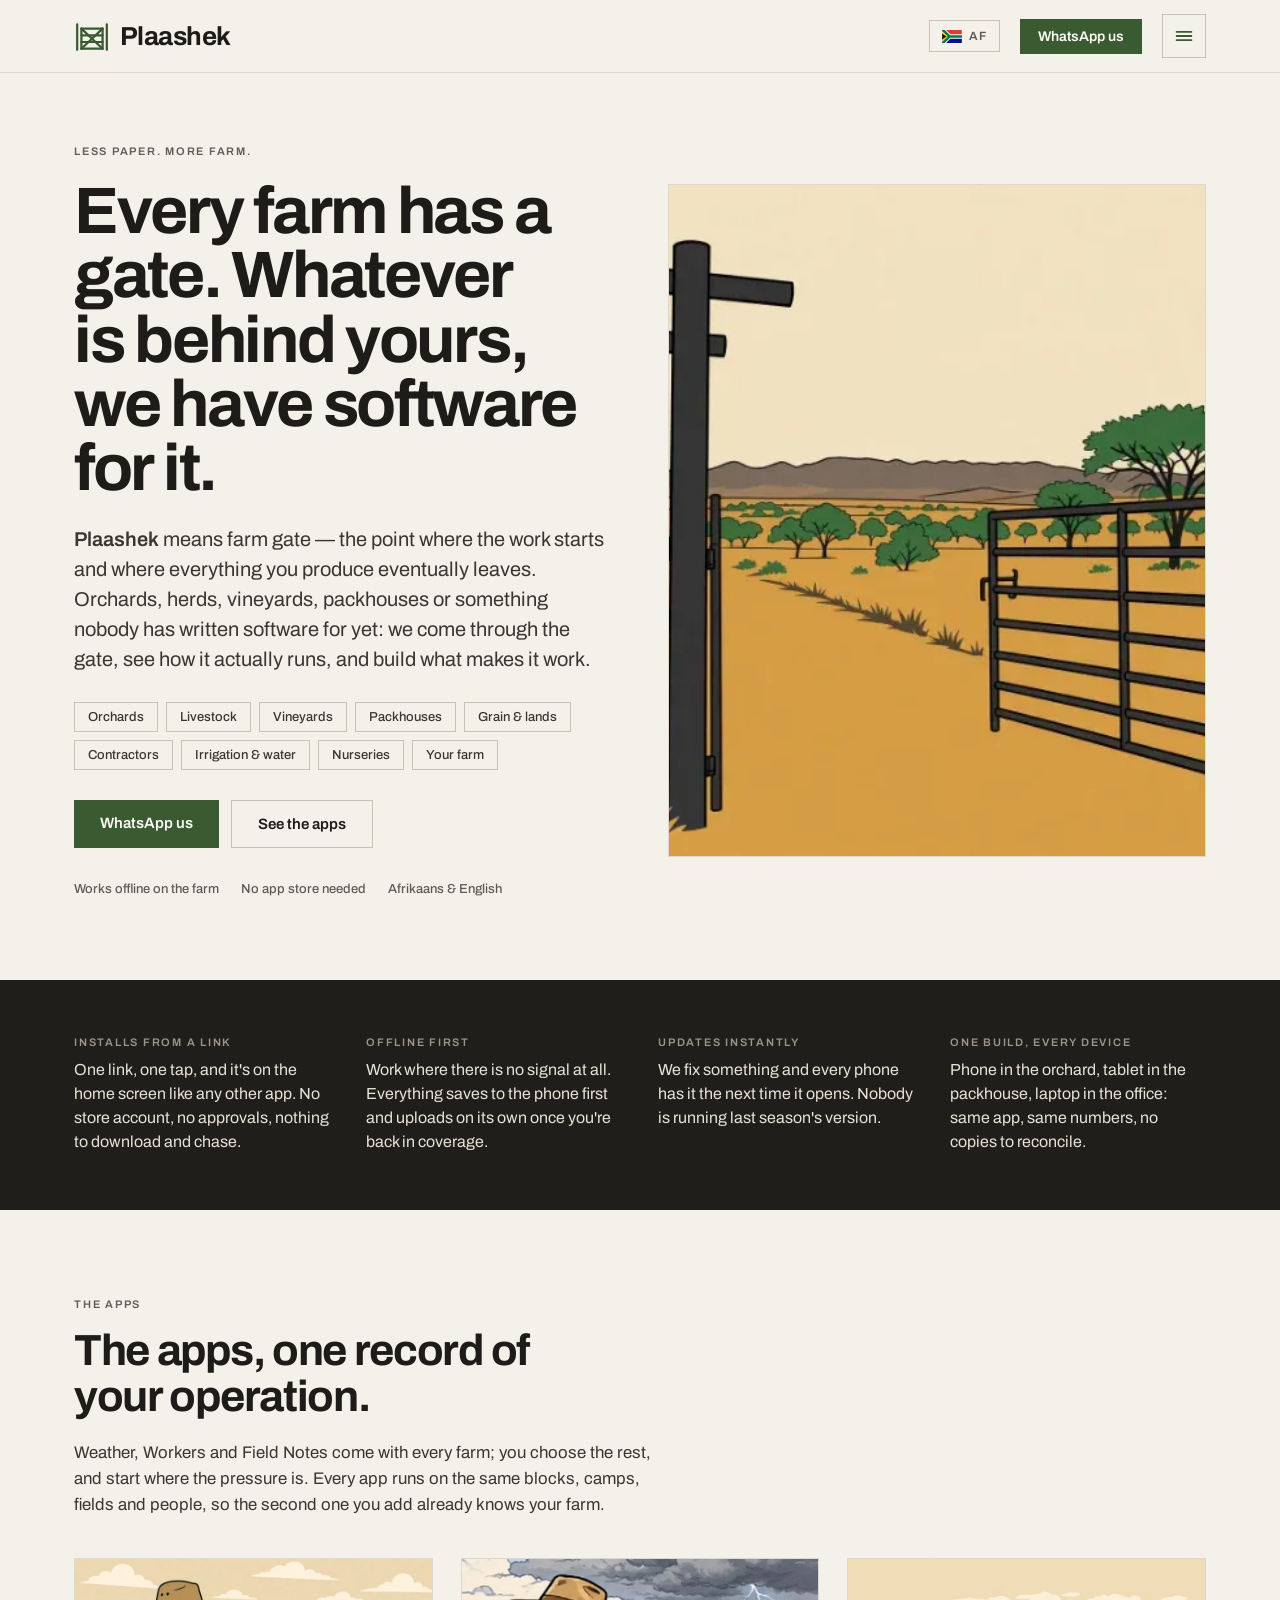
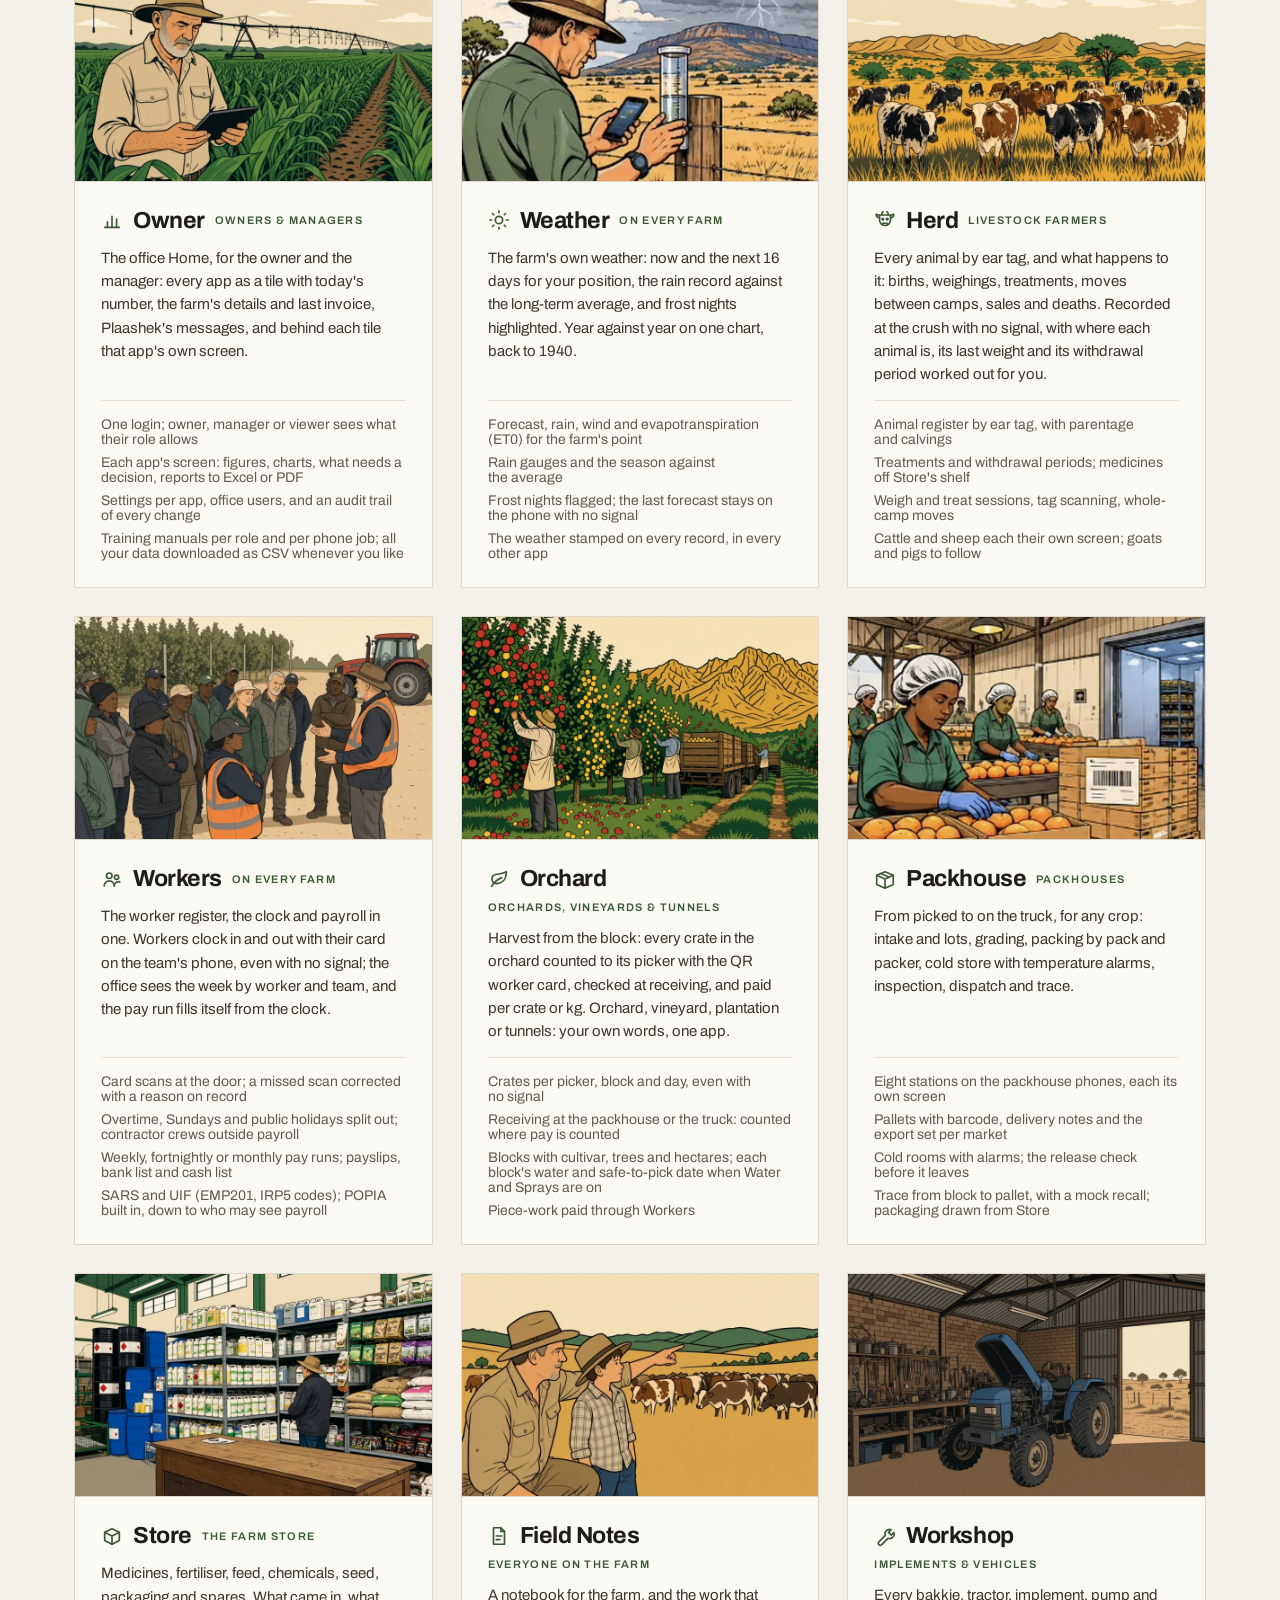
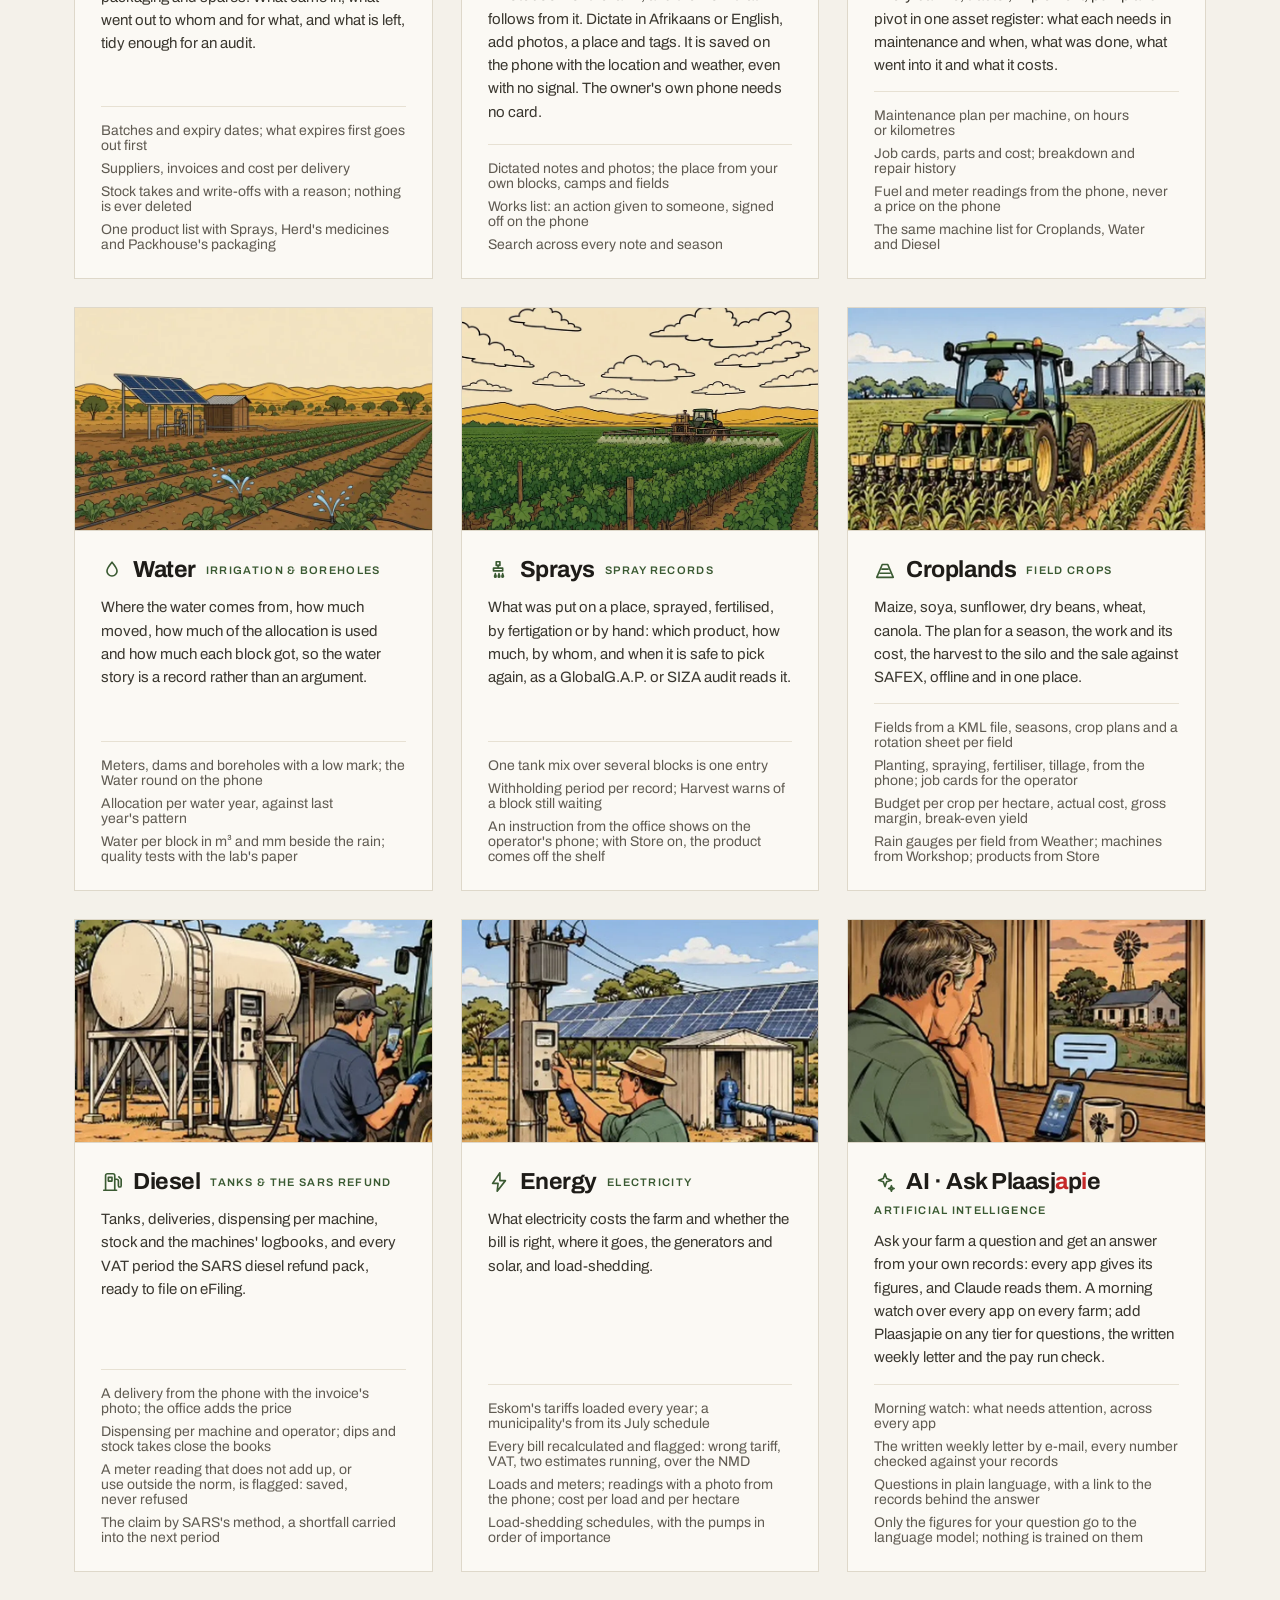
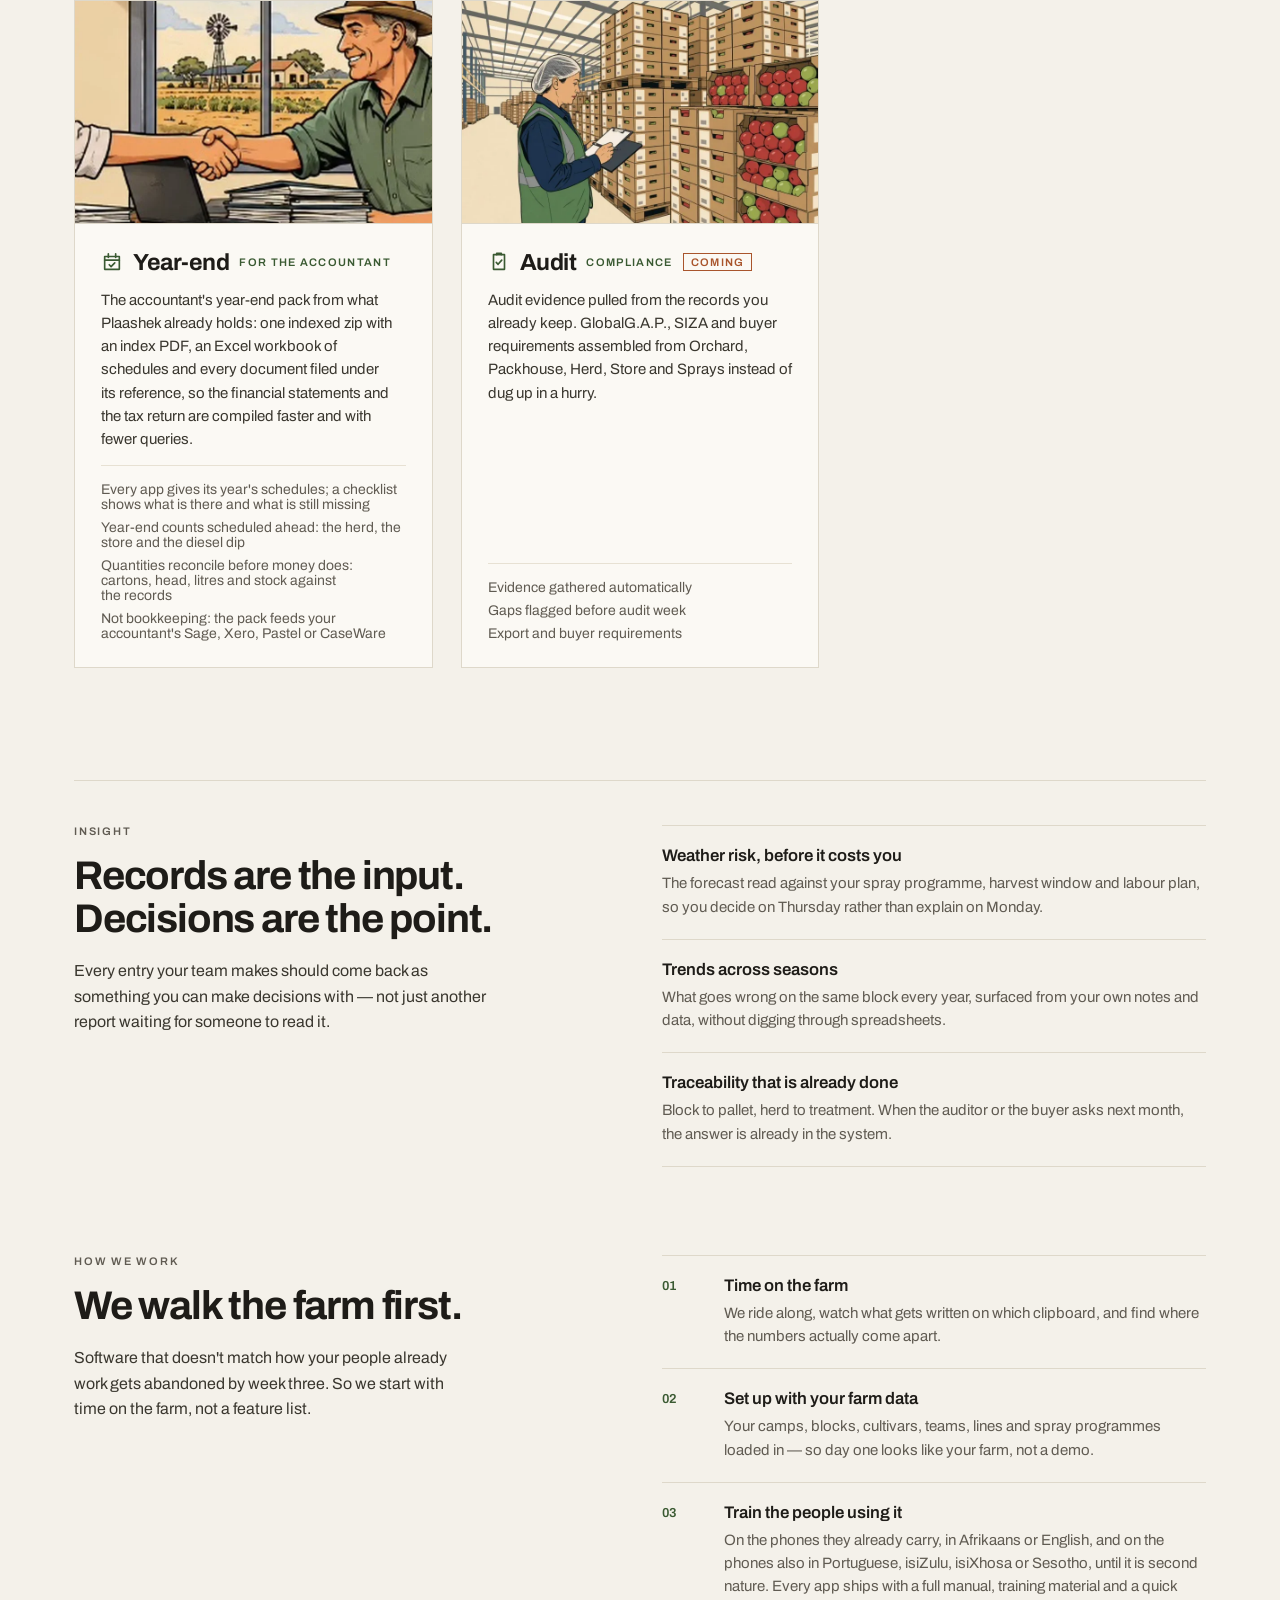
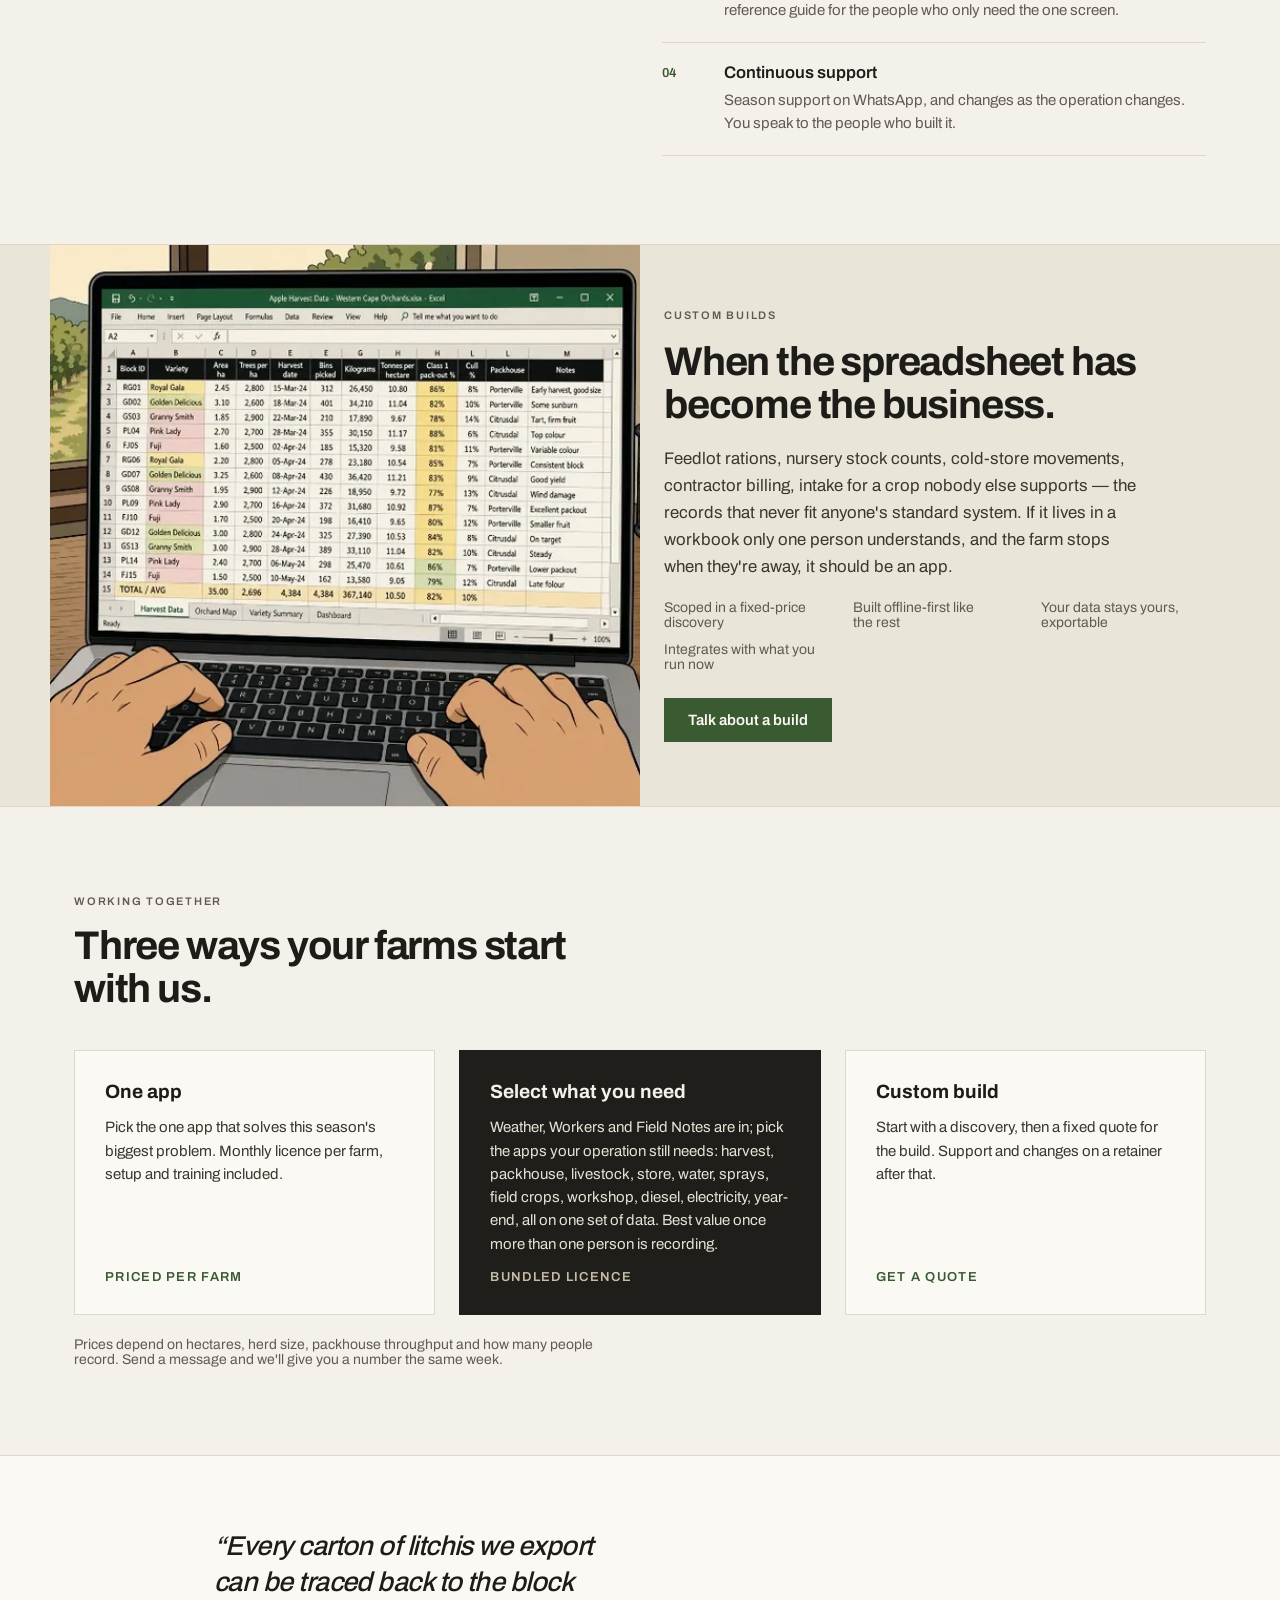
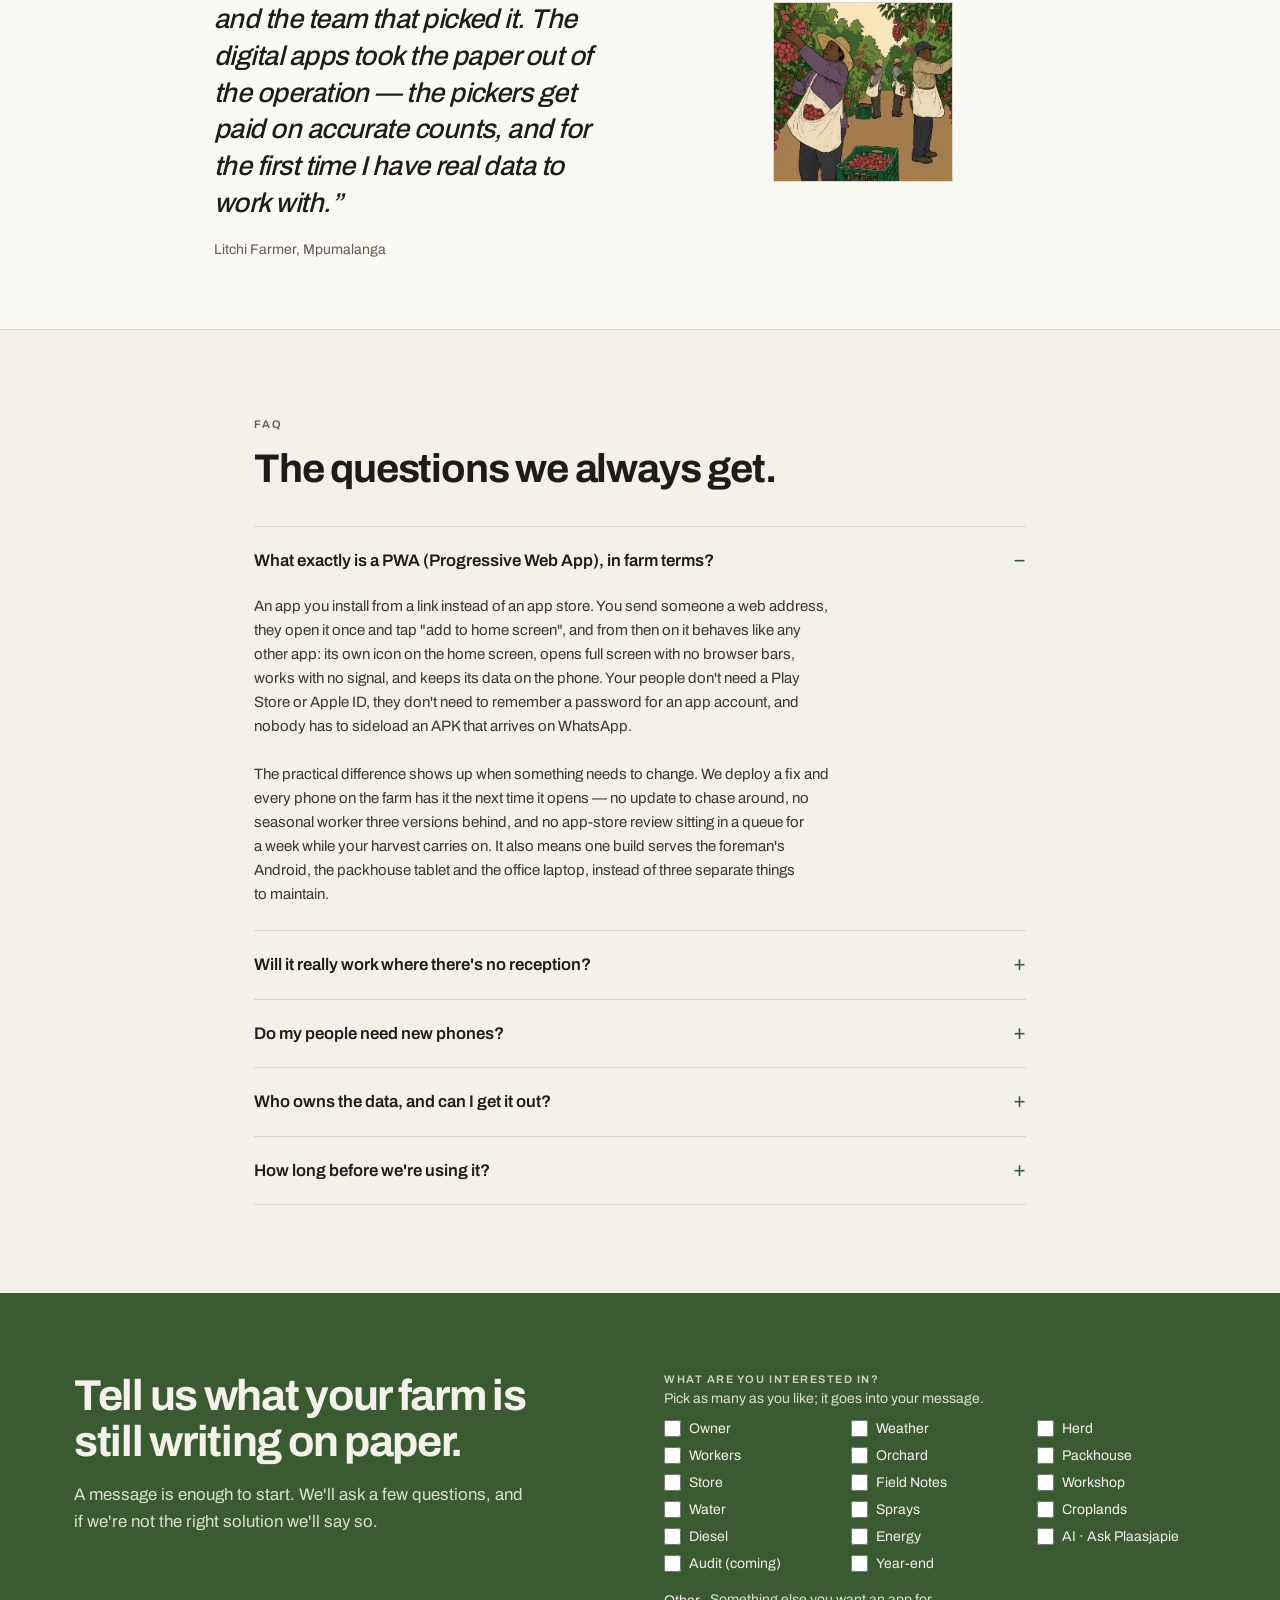
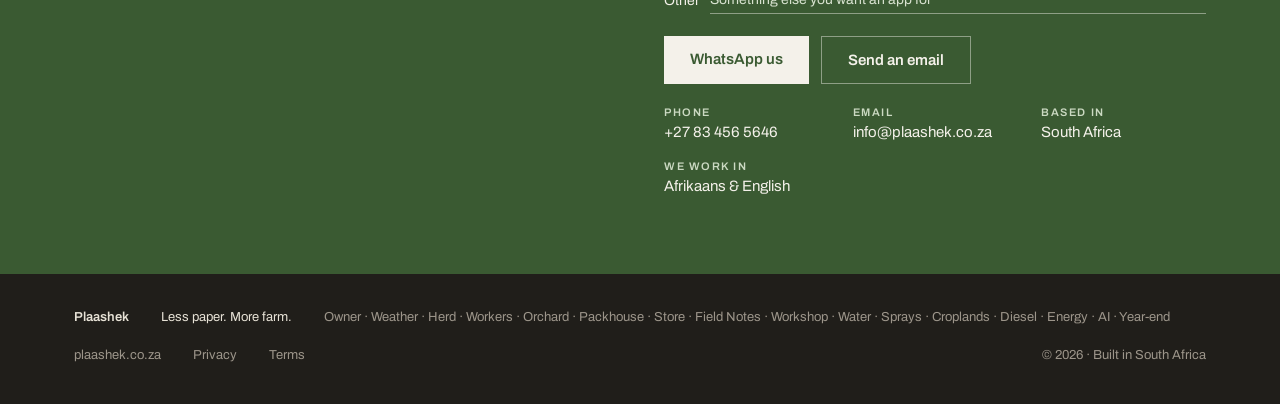
<file: en.html>
<!DOCTYPE html>
<html lang="en">
<head>
<meta charset="utf-8">
<meta name="viewport" content="width=device-width, initial-scale=1">
<meta http-equiv="Content-Security-Policy" content="default-src 'self'; script-src 'self'; style-src 'self' 'unsafe-inline'; img-src 'self' data:; object-src 'none'; base-uri 'self'; form-action 'none'">
<meta name="referrer" content="strict-origin-when-cross-origin">
<meta name="theme-color" content="#F4F1EA">
<title>Plaashek — Farm software for orchards, herds and packhouses</title>
<meta name="description" content="Farm software that takes the farm off paper: livestock, workers and payroll, harvest, packhouse, store, water, crops, diesel and electricity. Works offline.">
<meta property="og:title" content="Plaashek — Farm software for orchards, herds and packhouses" />
<meta property="og:description" content="Fifteen apps that take the farm off paper — weather, livestock, workers, harvest, packhouse, store, water, field crops, diesel, electricity, AI, year-end. Built to work offline, in the field." />
<meta property="og:type" content="website" />
<meta property="og:url" content="https://plaashek.co.za/en.html" />
<meta property="og:site_name" content="Plaashek">
<meta property="og:image" content="https://plaashek.co.za/og-en.jpg">
<meta property="og:image:width" content="1200">
<meta property="og:image:height" content="630">
<meta property="og:image:alt" content="Plaashek: less paper, more farm. Farm software that works offline.">
<meta name="twitter:card" content="summary_large_image">
<meta name="twitter:image" content="https://plaashek.co.za/og-en.jpg">
<meta property="og:locale" content="en_ZA" />
<link rel="icon" type="image/svg+xml" href="favicon.svg">
<link rel="icon" type="image/png" sizes="64x64" href="favicon.png">
<link rel="apple-touch-icon" href="apple-touch-icon.png">
<link rel="canonical" href="https://plaashek.co.za/en.html" />
<link rel="alternate" hreflang="af" href="https://plaashek.co.za/" />
<link rel="alternate" hreflang="en" href="https://plaashek.co.za/en.html" />
<link rel="alternate" hreflang="x-default" href="https://plaashek.co.za/" />
<script type="application/ld+json">{"@context":"https://schema.org","@type":"ProfessionalService","name":"Plaashek","description":"Farm software for orchards, herds, packhouses, water, workshops, audits and labour. Offline-first progressive web apps built for South African farms.","url":"https://plaashek.co.za/","telephone":"+27834565646","areaServed":{"@type":"Country","name":"South Africa"},"availableLanguage":["af","en"],"knowsLanguage":["af","en"],"serviceType":"Agricultural software development","sameAs":["https://wa.me/27834565646"]}</script>

<link rel="preload" href="fonts/archivo-latin.woff2" as="font" type="font/woff2" crossorigin>
<style>
  /* Archivo from this site's own fonts/ folder (SIL Open Font License), so the page asks nothing of
     another website: no visitor's address goes to Google, and there is nothing to ask consent for. */
  @font-face { font-family: Archivo; font-style: normal; font-weight: 400 700; font-display: swap; src: url(fonts/archivo-latin.woff2) format("woff2"); unicode-range: U+0000-00FF, U+0131, U+0152-0153, U+02BB-02BC, U+02C6, U+02DA, U+02DC, U+0304, U+0308, U+0329, U+2000-206F, U+20AC, U+2122, U+2191, U+2193, U+2212, U+2215, U+FEFF, U+FFFD; }
  @font-face { font-family: Archivo; font-style: normal; font-weight: 400 700; font-display: swap; src: url(fonts/archivo-latin-ext.woff2) format("woff2"); unicode-range: U+0100-02BA, U+02BD-02C5, U+02C7-02CC, U+02CE-02D7, U+02DD-02FF, U+0304, U+0308, U+0329, U+1D00-1DBF, U+1E00-1E9F, U+1EF2-1EFF, U+2020, U+20A0-20AB, U+20AD-20C0, U+2113, U+2C60-2C7F, U+A720-A7FF; }
</style>
<style>
  *, *::before, *::after { box-sizing: border-box; }
  html { scroll-behavior: smooth; }
  /* The header is sticky, so a jump to #apps, #how, #faq… must stop short of it. Without this the
     section's heading lands under the header: 73px tall on a desktop, 123px on a phone where it wraps
     to two rows, 172px under 340px where it wraps to three. #how has no top padding, so there the whole
     heading disappeared. The values track those three heights with a little room to spare. */
  html { scroll-padding-top: 84px; }
  @media (max-width: 520px) { html { scroll-padding-top: 134px; } }
  @media (max-width: 340px) { html { scroll-padding-top: 184px; } }
  body { margin: 0; background: #F4F1EA; color: #1E1C18; font-family: Archivo, "Helvetica Neue", Helvetica, Arial, sans-serif; -webkit-font-smoothing: antialiased; text-wrap: pretty; }
  a { color: #3A5A32; text-decoration: none; }
  a:hover { color: #A9552C; }
  button { font-family: inherit; }
  header nav a[href^="#"] { display: none; }
  .mnav > summary::-webkit-details-marker { display: none; }
  .mnav > summary::marker { content: ""; }
  .mnav[open] > summary { border-color: #1E1C18; }
  .mnav > div > a:last-child { border-bottom: 0; }
  @media (max-width: 700px) {
    header span[style*="font-size:26px"] { font-size: 22px; }
    h1 { font-size: 2.05rem !important; line-height: 1.09 !important; letter-spacing: -0.022em !important; }
    h2 { line-height: 1.14 !important; letter-spacing: -0.02em !important; }
  }
</style>
<script src="site.js" defer></script>
<style>
.x1:hover{border-color:#1E1C18 !important;color:#1E1C18 !important}
.x2:hover{background:#2C4626 !important;color:#FBF9F4 !important}
.x3:hover{color:#3A5A32 !important}
.x4:hover{color:#3A5A32 !important}
.x5:hover{color:#3A5A32 !important}
.x6:hover{color:#3A5A32 !important}
.x7:hover{color:#3A5A32 !important}
.x8:hover{color:#3A5A32 !important}
.x9:hover{color:#3A5A32 !important}
.x10:hover{background:#2C4626 !important;color:#FBF9F4 !important}
.x11:hover{border-color:#1E1C18 !important;color:#1E1C18 !important}
.x12:hover{background:#2C4626 !important;color:#FBF9F4 !important}
.x13:hover{color:#3A5A32 !important}
.x14:hover{color:#3A5A32 !important}
.x15:hover{color:#3A5A32 !important}
.x16:hover{color:#3A5A32 !important}
.x17:hover{color:#3A5A32 !important}
.x18:hover{background:#FFFFFF !important;color:#2C4626 !important}
.x19:hover{border-color:#F4F1EA !important;color:#FFFFFF !important}
.x20:hover{color:#FFFFFF !important}
.x21:hover{color:#FFFFFF !important}
.x22:hover{color:#E7E2D6 !important}
html{-webkit-text-size-adjust:100%}
img{max-width:100%}
details>summary::-webkit-details-marker{display:none}
details>summary{cursor:pointer;display:flex}
#faq details>summary .fq::after{content:'+'}
.x22{display:inline-block;padding:6px 0}
.ander::placeholder{color:#D8E2D0;opacity:1}
.ander:focus-visible{border-bottom-color:#F4F1EA !important;box-shadow:0 2px 0 #F4F1EA}
#faq details[open]>summary .fq::after{content:'\2212'}
</style>
</head>
<body>
<div style="background:#F4F1EA;color:#1E1C18;font-family:Archivo,'Helvetica Neue',Helvetica,Arial,sans-serif">

  <header style="position:sticky;top:0;z-index:50;background:rgba(244,241,234,0.93);backdrop-filter:blur(10px);border-bottom:1px solid #DED8CA">
    <div style="max-width:1180px;margin:0 auto;padding:14px 24px;display:flex;flex-wrap:wrap;align-items:center;gap:16px 24px">
      <a href="#top" style="display:flex;align-items:center;gap:10px;color:#1E1C18;flex:0 0 auto">
        <svg viewBox="0 0 34 32" style="width:36px;height:34px;display:block;flex:0 0 auto" fill="none" stroke="#3A5A32" stroke-width="2.1" stroke-linecap="round" stroke-linejoin="round" aria-hidden="true"><path d="M3 5v24M31 5v24"></path><path d="M7 9h20M7 15.33h20M7 21.67h20M7 28h20"></path><path d="M7 9v19M27 9v19"></path><path d="M7 9l20 19M27 9L7 28"></path></svg>
        <span style="font-size:26px;font-weight:700;letter-spacing:-0.02em">Plaashek</span>
      </a>
      <nav style="display:flex;flex-wrap:wrap;gap:14px 20px;margin-left:auto;align-items:center;justify-content:flex-end">
        <a href="#apps" style="font-size:14px;font-weight:500;color:#1E1C18">The apps</a>
        <a href="#insight" style="font-size:14px;font-weight:500;color:#1E1C18">Insight</a>
        <a href="#how" style="font-size:14px;font-weight:500;color:#1E1C18">How we work</a>
        <a href="#custom" style="font-size:14px;font-weight:500;color:#1E1C18">Custom builds</a>
        <a href="./" style="display:flex;align-items:center;gap:7px;border:1px solid #C9C2B1;color:#605B52;font-size:12px;font-weight:600;letter-spacing:0.1em;padding:8px 12px" class="x1"><svg viewBox="0 0 18 12" style="width:20px;height:13px;display:block;flex:0 0 auto;overflow:hidden" aria-hidden="true"><rect width="18" height="12" fill="#E03C31" /><rect y="6" width="18" height="6" fill="#001489" /><path d="M-3 -3.6L6.6 6H19" fill="none" stroke="#FFFFFF" stroke-width="4.2" /><path d="M-3 15.6L6.6 6" fill="none" stroke="#FFFFFF" stroke-width="4.2" /><path d="M-3 -3.6L6.6 6H19" fill="none" stroke="#007749" stroke-width="2.4" /><path d="M-3 15.6L6.6 6" fill="none" stroke="#007749" stroke-width="2.4" /><path d="M0 2.3L4.9 6 0 9.7z" fill="#FFB81C" /><path d="M0 3.5L3.7 6 0 8.5z" fill="#000000" /></svg><span>AF</span></a>
        <a href="https://wa.me/27834565646" target="_blank" rel="noopener" style="display:inline-block;background:#3A5A32;color:#FBF9F4;font-size:14px;font-weight:600;padding:10px 18px" class="x2">WhatsApp us</a>
        <details class="mnav" style="position:relative;flex:0 0 auto">
          <summary aria-label="Menu" style="display:flex;align-items:center;justify-content:center;width:44px;height:44px;border:1px solid #C9C2B1;cursor:pointer;list-style:none">
            <svg viewBox="0 0 24 24" style="width:22px;height:22px;display:block" fill="none" stroke="#3A5A32" stroke-width="2" stroke-linecap="round" aria-hidden="true"><path d="M4 7.5h16M4 12h16M4 16.5h16"></path></svg>
          </summary>
          <div style="position:absolute;top:calc(100% + 10px);right:0;z-index:60;min-width:240px;background:#FBF9F4;border:1px solid #DED8CA;padding:10px 18px 14px;box-shadow:0 14px 34px rgba(30,28,24,0.13)">
          <a href="#apps" style="display:block;padding:13px 4px;font-size:16px;font-weight:500;color:#1E1C18;border-bottom:1px solid #E7E1D3" class="x3">The apps</a>
          <a href="#insight" style="display:block;padding:13px 4px;font-size:16px;font-weight:500;color:#1E1C18;border-bottom:1px solid #E7E1D3" class="x4">Insight</a>
          <a href="#how" style="display:block;padding:13px 4px;font-size:16px;font-weight:500;color:#1E1C18;border-bottom:1px solid #E7E1D3" class="x5">How we work</a>
          <a href="#custom" style="display:block;padding:13px 4px;font-size:16px;font-weight:500;color:#1E1C18;border-bottom:1px solid #E7E1D3" class="x6">Custom builds</a>
          <a href="#pricing" style="display:block;padding:13px 4px;font-size:16px;font-weight:500;color:#1E1C18;border-bottom:1px solid #E7E1D3" class="x7">Working together</a>
          <a href="#faq" style="display:block;padding:13px 4px;font-size:16px;font-weight:500;color:#1E1C18;border-bottom:1px solid #E7E1D3" class="x8">FAQ</a>
          <a href="#contact" style="display:block;padding:13px 4px;font-size:16px;font-weight:500;color:#1E1C18;border-bottom:1px solid #E7E1D3" class="x9">Contact</a>
          </div>
        </details>
      </nav>
    </div>
  </header>

  <section id="top" style="max-width:1180px;margin:0 auto;padding:72px 24px 84px;display:grid;grid-template-columns:repeat(auto-fit,minmax(min(320px,100%),1fr));gap:56px;align-items:center">
    <div style="min-width:0">
      <p style="margin:0 0 22px;font-size:11px;font-weight:600;letter-spacing:0.16em;text-transform:uppercase;color:#605B52">Less paper. More farm.</p>
      <h1 style="margin:0 0 24px;font-size:clamp(2.4rem,5.2vw,4.1rem);line-height:0.98;letter-spacing:-0.035em;font-weight:700">Every farm has a gate. Whatever is behind yours, we have software for it.</h1>
      <p style="margin:0 0 28px;font-size:clamp(1.05rem,1.6vw,1.25rem);line-height:1.5;color:#3A372F;max-width:52ch"><strong style="font-weight:600">Plaashek</strong> means farm gate — the point where the work starts and where everything you produce eventually leaves. Orchards, herds, vineyards, packhouses or something nobody has written software for yet: we come through the gate, see how it actually runs, and build what makes it work.</p>
      <ul style="margin:0 0 30px;padding:0;list-style:none;display:flex;flex-wrap:wrap;gap:8px">
        <li style="border:1px solid #C9C2B1;padding:7px 13px;font-size:13px;font-weight:500;color:#3A372F">Orchards</li>
        <li style="border:1px solid #C9C2B1;padding:7px 13px;font-size:13px;font-weight:500;color:#3A372F">Livestock</li>
        <li style="border:1px solid #C9C2B1;padding:7px 13px;font-size:13px;font-weight:500;color:#3A372F">Vineyards</li>
        <li style="border:1px solid #C9C2B1;padding:7px 13px;font-size:13px;font-weight:500;color:#3A372F">Packhouses</li>
        <li style="border:1px solid #C9C2B1;padding:7px 13px;font-size:13px;font-weight:500;color:#3A372F">Grain &amp; lands</li>
        <li style="border:1px solid #C9C2B1;padding:7px 13px;font-size:13px;font-weight:500;color:#3A372F">Contractors</li>
        <li style="border:1px solid #C9C2B1;padding:7px 13px;font-size:13px;font-weight:500;color:#3A372F">Irrigation &amp; water</li>
        <li style="border:1px solid #C9C2B1;padding:7px 13px;font-size:13px;font-weight:500;color:#3A372F">Nurseries</li>
        <li style="border:1px solid #C9C2B1;padding:7px 13px;font-size:13px;font-weight:500;color:#3A372F">Your farm</li>
      </ul>
      <div style="display:flex;flex-wrap:wrap;gap:12px;margin-bottom:34px">
        <a href="https://wa.me/27834565646" target="_blank" rel="noopener" style="display:inline-block;background:#3A5A32;color:#FBF9F4;font-size:15px;font-weight:600;padding:15px 26px" class="x10">WhatsApp us</a>
        <a href="#apps" style="display:inline-block;color:#1E1C18;font-size:15px;font-weight:600;padding:15px 26px;border:1px solid #C9C2B1" class="x11">See the apps</a>
      </div>
      <ul style="margin:0;padding:0;list-style:none;display:flex;flex-wrap:wrap;gap:10px 22px;font-size:13px;font-weight:500;color:#605B52">
        <li>Works offline on the farm</li>
        <li>No app store needed</li>
        <li>Afrikaans &amp; English</li>
      </ul>
    </div>
    <div style="min-width:0;position:relative;aspect-ratio:4/5;background:#E8E3D6;border:1px solid #DED8CA">
      <img src="photos/pcs-hero.webp" alt="Illustration of an open farm gate with veld and thorn trees beyond" fetchpriority="high" style="position:absolute;inset:0;width:100%;height:100%;object-fit:cover;display:block">
    </div>
  </section>

  <section style="background:#201E1A;color:#F4F1EA">
    <div style="max-width:1180px;margin:0 auto;padding:56px 24px;display:grid;grid-template-columns:repeat(auto-fit,minmax(210px,1fr));gap:36px">
      <div>
        <p style="margin:0 0 10px;font-size:11px;font-weight:600;letter-spacing:0.16em;text-transform:uppercase;color:#9C958A">Installs from a link</p>
        <p style="margin:0;font-size:16px;line-height:1.5;color:#E7E2D6">One link, one tap, and it's on the home screen like any other app. No store account, no approvals, nothing to download and chase.</p>
      </div>
      <div>
        <p style="margin:0 0 10px;font-size:11px;font-weight:600;letter-spacing:0.16em;text-transform:uppercase;color:#9C958A">Offline first</p>
        <p style="margin:0;font-size:16px;line-height:1.5;color:#E7E2D6">Work where there is no signal at all. Everything saves to the phone first and uploads on its own once you're back in coverage.</p>
      </div>
      <div>
        <p style="margin:0 0 10px;font-size:11px;font-weight:600;letter-spacing:0.16em;text-transform:uppercase;color:#9C958A">Updates instantly</p>
        <p style="margin:0;font-size:16px;line-height:1.5;color:#E7E2D6">We fix something and every phone has it the next time it opens. Nobody is running last season's version.</p>
      </div>
      <div>
        <p style="margin:0 0 10px;font-size:11px;font-weight:600;letter-spacing:0.16em;text-transform:uppercase;color:#9C958A">One build, every device</p>
        <p style="margin:0;font-size:16px;line-height:1.5;color:#E7E2D6">Phone in the orchard, tablet in the packhouse, laptop in the office: same app, same numbers, no copies to reconcile.</p>
      </div>
    </div>
  </section>

  <section id="apps" style="max-width:1180px;margin:0 auto;padding:88px 24px 40px">
    <p style="margin:0 0 18px;font-size:11px;font-weight:600;letter-spacing:0.16em;text-transform:uppercase;color:#605B52">The apps</p>
    <h2 style="margin:0 0 20px;font-size:clamp(1.9rem,3.4vw,2.8rem);line-height:1.05;letter-spacing:-0.03em;font-weight:700;max-width:24ch">The apps, one record of your operation.</h2>
    <p style="margin:0;font-size:1.05rem;line-height:1.55;color:#3A372F;max-width:58ch">Weather, Workers and Field Notes come with every farm; you choose the rest, and start where the pressure is. Every app runs on the same blocks, camps, fields and people, so the second one you add already knows your farm.</p>
  </section>

  <section style="max-width:1180px;margin:0 auto;padding:0 24px 24px;display:grid;grid-template-columns:repeat(auto-fit,minmax(min(300px,100%),1fr));gap:28px">

    <article style="background:#FBF9F4;border:1px solid #DED8CA;display:flex;flex-direction:column">
      <div style="position:relative;aspect-ratio:16/10;background:#E8E3D6;border-bottom:1px solid #DED8CA">
        <img src="photos/pcs-app-owner.webp" alt="Farmer with a tablet in a maize field, a centre pivot behind him" loading="lazy" decoding="async" style="position:absolute;inset:0;width:100%;height:100%;object-fit:cover;display:block">
      </div>
      <div style="padding:26px;display:flex;flex-direction:column;gap:14px;flex:1">
        <div style="display:flex;align-items:center;gap:10px;flex-wrap:wrap">
          <svg viewBox="0 0 24 24" style="width:22px;height:22px;display:block;flex:0 0 auto" fill="none" stroke="#3A5A32" stroke-width="1.8" stroke-linecap="round" stroke-linejoin="round" aria-hidden="true"><path d="M4 20h16"></path><path d="M7 20v-6M12 20V8M17 20v-9"></path></svg>
          <h3 style="margin:0;font-size:1.45rem;font-weight:700;letter-spacing:-0.02em">Owner</h3>
          <span style="font-size:11px;font-weight:600;letter-spacing:0.12em;text-transform:uppercase;color:#3A5A32">Owners &amp; managers</span>
        </div>
        <p style="margin:0;font-size:15px;line-height:1.55;color:#3A372F">The office Home, for the owner and the manager: every app as a tile with today's number, the farm's details and last invoice, Plaashek's messages, and behind each tile that app's own screen.</p>
        <ul style="margin:auto 0 0;padding:16px 0 0;list-style:none;display:flex;flex-direction:column;gap:8px;font-size:14px;color:#605B52;border-top:1px solid #E7E1D3">
          <li>One login; owner, manager or viewer sees what their role allows</li>
          <li>Each app's screen: figures, charts, what needs a decision, reports to Excel or PDF</li>
          <li>Settings per app, office users, and an audit trail of every change</li>
          <li>Training manuals per role and per phone job; all your data downloaded as CSV whenever you like</li>
        </ul>
      </div>
    </article>

    <article style="background:#FBF9F4;border:1px solid #DED8CA;display:flex;flex-direction:column">
      <div style="position:relative;aspect-ratio:16/10;background:#E8E3D6;border-bottom:1px solid #DED8CA">
        <img src="photos/pcs-app-weer.webp" alt="Farmer reading a rain gauge with his phone in hand as a thunderstorm crosses the mountain" loading="lazy" decoding="async" style="position:absolute;inset:0;width:100%;height:100%;object-fit:cover;display:block">
      </div>
      <div style="padding:26px;display:flex;flex-direction:column;gap:14px;flex:1">
        <div style="display:flex;align-items:center;gap:10px;flex-wrap:wrap">
          <svg viewBox="0 0 24 24" style="width:22px;height:22px;display:block;flex:0 0 auto" fill="none" stroke="#3A5A32" stroke-width="1.8" stroke-linecap="round" stroke-linejoin="round" aria-hidden="true"><circle cx="12" cy="12" r="4"></circle><path d="M12 2v2M12 20v2M2 12h2M20 12h2M4.9 4.9l1.4 1.4M17.7 17.7l1.4 1.4M4.9 19.1l1.4-1.4M17.7 6.3l1.4-1.4"></path></svg>
          <h3 style="margin:0;font-size:1.45rem;font-weight:700;letter-spacing:-0.02em">Weather</h3>
          <span style="font-size:11px;font-weight:600;letter-spacing:0.12em;text-transform:uppercase;color:#3A5A32">On every farm</span>
        </div>
        <p style="margin:0;font-size:15px;line-height:1.55;color:#3A372F">The farm's own weather: now and the next 16 days for your position, the rain record against the long-term average, and frost nights highlighted. Year against year on one chart, back to 1940.</p>
        <ul style="margin:auto 0 0;padding:16px 0 0;list-style:none;display:flex;flex-direction:column;gap:8px;font-size:14px;color:#605B52;border-top:1px solid #E7E1D3">
          <li>Forecast, rain, wind and evapotranspiration (ET0) for the farm's point</li>
          <li>Rain gauges and the season against the average</li>
          <li>Frost nights flagged; the last forecast stays on the phone with no signal</li>
          <li>The weather stamped on every record, in every other app</li>
        </ul>
      </div>
    </article>

    <article style="background:#FBF9F4;border:1px solid #DED8CA;display:flex;flex-direction:column">
      <div style="position:relative;aspect-ratio:16/10;background:#E8E3D6;border-bottom:1px solid #DED8CA">
        <img src="photos/pcs-app-kudde.webp" alt="A herd of cattle grazing in the veld" loading="lazy" decoding="async" style="position:absolute;inset:0;width:100%;height:100%;object-fit:cover;display:block">
      </div>
      <div style="padding:26px;display:flex;flex-direction:column;gap:14px;flex:1">
        <div style="display:flex;align-items:center;gap:10px;flex-wrap:wrap">
          <svg viewBox="0 0 24 24" style="width:22px;height:22px;display:block;flex:0 0 auto" fill="none" stroke="#3A5A32" stroke-width="1.8" stroke-linecap="round" stroke-linejoin="round" aria-hidden="true"><path d="M6 6.5h12v5.5a6 6 0 01-12 0z"></path><path d="M6 7.2L2.6 5.6c-.7 2 .3 3.6 3.4 4M18 7.2l3.4-1.6c.7 2-.3 3.6-3.4 4"></path><path d="M8.7 6.4C8.4 4.3 9 3.3 10 3M15.3 6.4c.3-2.1-.3-3.1-1.3-3.4"></path><path d="M9.5 15.5h5"></path><circle cx="9.6" cy="11" r=".9"></circle><circle cx="14.4" cy="11" r=".9"></circle></svg>
          <h3 style="margin:0;font-size:1.45rem;font-weight:700;letter-spacing:-0.02em">Herd</h3>
          <span style="font-size:11px;font-weight:600;letter-spacing:0.12em;text-transform:uppercase;color:#3A5A32">Livestock farmers</span>
        </div>
        <p style="margin:0;font-size:15px;line-height:1.55;color:#3A372F">Every animal by ear tag, and what happens to it: births, weighings, treatments, moves between camps, sales and deaths. Recorded at the crush with no signal, with where each animal is, its last weight and its withdrawal period worked out for you.</p>
        <ul style="margin:auto 0 0;padding:16px 0 0;list-style:none;display:flex;flex-direction:column;gap:8px;font-size:14px;color:#605B52;border-top:1px solid #E7E1D3">
          <li>Animal register by ear tag, with parentage and calvings</li>
          <li>Treatments and withdrawal periods; medicines off Store's shelf</li>
          <li>Weigh and treat sessions, tag scanning, whole-camp moves</li>
          <li>Cattle and sheep each their own screen; goats and pigs to follow</li>
        </ul>
      </div>
    </article>

    <article style="background:#FBF9F4;border:1px solid #DED8CA;display:flex;flex-direction:column">
      <div style="position:relative;aspect-ratio:16/10;background:#E8E3D6;border-bottom:1px solid #DED8CA">
        <img src="photos/pcs-app-span.webp" alt="Foreman briefing a team of workers in front of a tractor" loading="lazy" decoding="async" style="position:absolute;inset:0;width:100%;height:100%;object-fit:cover;display:block">
      </div>
      <div style="padding:26px;display:flex;flex-direction:column;gap:14px;flex:1">
        <div style="display:flex;align-items:center;gap:10px;flex-wrap:wrap">
          <svg viewBox="0 0 24 24" style="width:22px;height:22px;display:block;flex:0 0 auto" fill="none" stroke="#3A5A32" stroke-width="1.8" stroke-linecap="round" stroke-linejoin="round" aria-hidden="true"><circle cx="9" cy="8.5" r="3"></circle><path d="M3.5 19.5a5.5 5.5 0 0111 0"></path><circle cx="17" cy="10" r="2.3"></circle><path d="M14.5 19.5a4.6 4.6 0 016 -4.4"></path></svg>
          <h3 style="margin:0;font-size:1.45rem;font-weight:700;letter-spacing:-0.02em">Workers</h3>
          <span style="font-size:11px;font-weight:600;letter-spacing:0.12em;text-transform:uppercase;color:#3A5A32">On every farm</span>
        </div>
        <p style="margin:0;font-size:15px;line-height:1.55;color:#3A372F">The worker register, the clock and payroll in one. Workers clock in and out with their card on the team's phone, even with no signal; the office sees the week by worker and team, and the pay run fills itself from the clock.</p>
        <ul style="margin:auto 0 0;padding:16px 0 0;list-style:none;display:flex;flex-direction:column;gap:8px;font-size:14px;color:#605B52;border-top:1px solid #E7E1D3">
          <li>Card scans at the door; a missed scan corrected with a reason on record</li>
          <li>Overtime, Sundays and public holidays split out; contractor crews outside payroll</li>
          <li>Weekly, fortnightly or monthly pay runs; payslips, bank list and cash list</li>
          <li>SARS and UIF (EMP201, IRP5 codes); POPIA built in, down to who may see payroll</li>
        </ul>
      </div>
    </article>

    <article style="background:#FBF9F4;border:1px solid #DED8CA;display:flex;flex-direction:column">
      <div style="position:relative;aspect-ratio:16/10;background:#E8E3D6;border-bottom:1px solid #DED8CA">
        <img src="photos/pcs-app-boord.webp" alt="Pickers harvesting apples in an orchard, crates on a trailer" loading="lazy" decoding="async" style="position:absolute;inset:0;width:100%;height:100%;object-fit:cover;display:block">
      </div>
      <div style="padding:26px;display:flex;flex-direction:column;gap:14px;flex:1">
        <div style="display:flex;align-items:center;gap:10px;flex-wrap:wrap">
          <svg viewBox="0 0 24 24" style="width:22px;height:22px;display:block;flex:0 0 auto" fill="none" stroke="#3A5A32" stroke-width="1.8" stroke-linecap="round" stroke-linejoin="round" aria-hidden="true"><path d="M20 4c0 9-5 13-11 13a5 5 0 01-.5-9.9C13 6.5 16 6 20 4z"></path><path d="M4 20c2.5-4.5 6-7.5 11-9.5"></path></svg>
          <h3 style="margin:0;font-size:1.45rem;font-weight:700;letter-spacing:-0.02em">Orchard</h3>
          <span style="font-size:11px;font-weight:600;letter-spacing:0.12em;text-transform:uppercase;color:#3A5A32">Orchards, vineyards &amp; tunnels</span>
        </div>
        <p style="margin:0;font-size:15px;line-height:1.55;color:#3A372F">Harvest from the block: every crate in the orchard counted to its picker with the QR worker card, checked at receiving, and paid per crate or kg. Orchard, vineyard, plantation or tunnels: your own words, one app.</p>
        <ul style="margin:auto 0 0;padding:16px 0 0;list-style:none;display:flex;flex-direction:column;gap:8px;font-size:14px;color:#605B52;border-top:1px solid #E7E1D3">
          <li>Crates per picker, block and day, even with no signal</li>
          <li>Receiving at the packhouse or the truck: counted where pay is counted</li>
          <li>Blocks with cultivar, trees and hectares; each block's water and safe-to-pick date when Water and Sprays are on</li>
          <li>Piece-work paid through Workers</li>
        </ul>
      </div>
    </article>

    <article style="background:#FBF9F4;border:1px solid #DED8CA;display:flex;flex-direction:column">
      <div style="position:relative;aspect-ratio:16/10;background:#E8E3D6;border-bottom:1px solid #DED8CA">
        <img src="photos/pcs-app-pakhuis.webp" alt="Packers sorting oranges in a packhouse beside a barcoded pallet" loading="lazy" decoding="async" style="position:absolute;inset:0;width:100%;height:100%;object-fit:cover;display:block">
      </div>
      <div style="padding:26px;display:flex;flex-direction:column;gap:14px;flex:1">
        <div style="display:flex;align-items:center;gap:10px;flex-wrap:wrap">
          <svg viewBox="0 0 24 24" style="width:22px;height:22px;display:block;flex:0 0 auto" fill="none" stroke="#3A5A32" stroke-width="1.8" stroke-linecap="round" stroke-linejoin="round" aria-hidden="true"><path d="M3 8l9-4 9 4v10l-9 4-9-4z"></path><path d="M3 8l9 4 9-4M12 12v10"></path><path d="M7.5 6l9 4"></path></svg>
          <h3 style="margin:0;font-size:1.45rem;font-weight:700;letter-spacing:-0.02em">Packhouse</h3>
          <span style="font-size:11px;font-weight:600;letter-spacing:0.12em;text-transform:uppercase;color:#3A5A32">Packhouses</span>
        </div>
        <p style="margin:0;font-size:15px;line-height:1.55;color:#3A372F">From picked to on the truck, for any crop: intake and lots, grading, packing by pack and packer, cold store with temperature alarms, inspection, dispatch and trace.</p>
        <ul style="margin:auto 0 0;padding:16px 0 0;list-style:none;display:flex;flex-direction:column;gap:8px;font-size:14px;color:#605B52;border-top:1px solid #E7E1D3">
          <li>Eight stations on the packhouse phones, each its own screen</li>
          <li>Pallets with barcode, delivery notes and the export set per market</li>
          <li>Cold rooms with alarms; the release check before it leaves</li>
          <li>Trace from block to pallet, with a mock recall; packaging drawn from Store</li>
        </ul>
      </div>
    </article>

    <article style="background:#FBF9F4;border:1px solid #DED8CA;display:flex;flex-direction:column">
      <div style="position:relative;aspect-ratio:16/10;background:#E8E3D6;border-bottom:1px solid #DED8CA">
        <img src="photos/pcs-app-stoor.webp" alt="Farm store with shelves of drums, bags and containers" loading="lazy" decoding="async" style="position:absolute;inset:0;width:100%;height:100%;object-fit:cover;display:block">
      </div>
      <div style="padding:26px;display:flex;flex-direction:column;gap:14px;flex:1">
        <div style="display:flex;align-items:center;gap:10px;flex-wrap:wrap">
          <svg viewBox="0 0 24 24" style="width:22px;height:22px;display:block;flex:0 0 auto" fill="none" stroke="#3A5A32" stroke-width="1.8" stroke-linecap="round" stroke-linejoin="round" aria-hidden="true"><path d="M4 8l8-4 8 4v9l-8 4-8-4z"></path><path d="M4 8l8 4 8-4M12 12v9"></path></svg>
          <h3 style="margin:0;font-size:1.45rem;font-weight:700;letter-spacing:-0.02em">Store</h3>
          <span style="font-size:11px;font-weight:600;letter-spacing:0.12em;text-transform:uppercase;color:#3A5A32">The farm store</span>
        </div>
        <p style="margin:0;font-size:15px;line-height:1.55;color:#3A372F">Medicines, fertiliser, feed, chemicals, seed, packaging and spares. What came in, what went out to whom and for what, and what is left, tidy enough for an audit.</p>
        <ul style="margin:auto 0 0;padding:16px 0 0;list-style:none;display:flex;flex-direction:column;gap:8px;font-size:14px;color:#605B52;border-top:1px solid #E7E1D3">
          <li>Batches and expiry dates; what expires first goes out first</li>
          <li>Suppliers, invoices and cost per delivery</li>
          <li>Stock takes and write-offs with a reason; nothing is ever deleted</li>
          <li>One product list with Sprays, Herd's medicines and Packhouse's packaging</li>
        </ul>
      </div>
    </article>

    <article style="background:#FBF9F4;border:1px solid #DED8CA;display:flex;flex-direction:column">
      <div style="position:relative;aspect-ratio:16/10;background:#E8E3D6;border-bottom:1px solid #DED8CA">
        <img src="photos/pcs-app-notes.webp" alt="Farmer and his son looking at cattle in the veld; the farmer points something out" loading="lazy" decoding="async" style="position:absolute;inset:0;width:100%;height:100%;object-fit:cover;display:block">
      </div>
      <div style="padding:26px;display:flex;flex-direction:column;gap:14px;flex:1">
        <div style="display:flex;align-items:center;gap:10px;flex-wrap:wrap">
          <svg viewBox="0 0 24 24" style="width:22px;height:22px;display:block;flex:0 0 auto" fill="none" stroke="#3A5A32" stroke-width="1.8" stroke-linecap="round" stroke-linejoin="round" aria-hidden="true"><path d="M6 3h8l4 4v14H6z"></path><path d="M14 3v4h4"></path><path d="M9 12h6M9 16h4"></path></svg>
          <h3 style="margin:0;font-size:1.45rem;font-weight:700;letter-spacing:-0.02em">Field Notes</h3>
          <span style="font-size:11px;font-weight:600;letter-spacing:0.12em;text-transform:uppercase;color:#3A5A32">Everyone on the farm</span>
        </div>
        <p style="margin:0;font-size:15px;line-height:1.55;color:#3A372F">A notebook for the farm, and the work that follows from it. Dictate in Afrikaans or English, add photos, a place and tags. It is saved on the phone with the location and weather, even with no signal. The owner's own phone needs no card.</p>
        <ul style="margin:auto 0 0;padding:16px 0 0;list-style:none;display:flex;flex-direction:column;gap:8px;font-size:14px;color:#605B52;border-top:1px solid #E7E1D3">
          <li>Dictated notes and photos; the place from your own blocks, camps and fields</li>
          <li>Works list: an action given to someone, signed off on the phone</li>
          <li>Search across every note and season</li>
        </ul>
      </div>
    </article>

    <article style="background:#FBF9F4;border:1px solid #DED8CA;display:flex;flex-direction:column">
      <div style="position:relative;aspect-ratio:16/10;background:#E8E3D6;border-bottom:1px solid #DED8CA">
        <img src="photos/pcs-app-werkswinkel.webp" alt="Tractor with its bonnet open in the farm workshop" loading="lazy" decoding="async" style="position:absolute;inset:0;width:100%;height:100%;object-fit:cover;display:block">
      </div>
      <div style="padding:26px;display:flex;flex-direction:column;gap:14px;flex:1">
        <div style="display:flex;align-items:center;gap:10px;flex-wrap:wrap">
          <svg viewBox="0 0 24 24" style="width:22px;height:22px;display:block;flex:0 0 auto" fill="none" stroke="#3A5A32" stroke-width="1.8" stroke-linecap="round" stroke-linejoin="round" aria-hidden="true"><path d="M18.6 5.1a4.8 4.8 0 00-6.2 6.2l-7.1 7.1a2.2 2.2 0 003.1 3.1l7.1-7.1a4.8 4.8 0 006.2-6.2l-2.9 2.9-3-3z"></path></svg>
          <h3 style="margin:0;font-size:1.45rem;font-weight:700;letter-spacing:-0.02em">Workshop</h3>
          <span style="font-size:11px;font-weight:600;letter-spacing:0.12em;text-transform:uppercase;color:#3A5A32">Implements &amp; vehicles</span>
        </div>
        <p style="margin:0;font-size:15px;line-height:1.55;color:#3A372F">Every bakkie, tractor, implement, pump and pivot in one asset register: what each needs in maintenance and when, what was done, what went into it and what it costs.</p>
        <ul style="margin:auto 0 0;padding:16px 0 0;list-style:none;display:flex;flex-direction:column;gap:8px;font-size:14px;color:#605B52;border-top:1px solid #E7E1D3">
          <li>Maintenance plan per machine, on hours or kilometres</li>
          <li>Job cards, parts and cost; breakdown and repair history</li>
          <li>Fuel and meter readings from the phone, never a price on the phone</li>
          <li>The same machine list for Croplands, Water and Diesel</li>
        </ul>
      </div>
    </article>

    <article style="background:#FBF9F4;border:1px solid #DED8CA;display:flex;flex-direction:column">
      <div style="position:relative;aspect-ratio:16/10;background:#E8E3D6;border-bottom:1px solid #DED8CA">
        <img src="photos/pcs-app-water.webp" alt="Irrigation on a field, with a pump house and solar panels" loading="lazy" decoding="async" style="position:absolute;inset:0;width:100%;height:100%;object-fit:cover;display:block">
      </div>
      <div style="padding:26px;display:flex;flex-direction:column;gap:14px;flex:1">
        <div style="display:flex;align-items:center;gap:10px;flex-wrap:wrap">
          <svg viewBox="0 0 24 24" style="width:22px;height:22px;display:block;flex:0 0 auto" fill="none" stroke="#3A5A32" stroke-width="1.8" stroke-linecap="round" stroke-linejoin="round" aria-hidden="true"><path d="M12 3.5c3.5 4.2 5.5 7 5.5 9.5a5.5 5.5 0 01-11 0c0-2.5 2-5.3 5.5-9.5z"></path></svg>
          <h3 style="margin:0;font-size:1.45rem;font-weight:700;letter-spacing:-0.02em">Water</h3>
          <span style="font-size:11px;font-weight:600;letter-spacing:0.12em;text-transform:uppercase;color:#3A5A32">Irrigation &amp; boreholes</span>
        </div>
        <p style="margin:0;font-size:15px;line-height:1.55;color:#3A372F">Where the water comes from, how much moved, how much of the allocation is used and how much each block got, so the water story is a record rather than an argument.</p>
        <ul style="margin:auto 0 0;padding:16px 0 0;list-style:none;display:flex;flex-direction:column;gap:8px;font-size:14px;color:#605B52;border-top:1px solid #E7E1D3">
          <li>Meters, dams and boreholes with a low mark; the Water round on the phone</li>
          <li>Allocation per water year, against last year's pattern</li>
          <li>Water per block in m³ and mm beside the rain; quality tests with the lab's paper</li>
        </ul>
      </div>
    </article>

    <article style="background:#FBF9F4;border:1px solid #DED8CA;display:flex;flex-direction:column">
      <div style="position:relative;aspect-ratio:16/10;background:#E8E3D6;border-bottom:1px solid #DED8CA">
        <img src="photos/pcs-app-bespuitings.webp" alt="Tractor with a sprayer in a vineyard" loading="lazy" decoding="async" style="position:absolute;inset:0;width:100%;height:100%;object-fit:cover;display:block">
      </div>
      <div style="padding:26px;display:flex;flex-direction:column;gap:14px;flex:1">
        <div style="display:flex;align-items:center;gap:10px;flex-wrap:wrap">
          <svg viewBox="0 0 24 24" style="width:22px;height:22px;display:block;flex:0 0 auto" fill="none" stroke="#3A5A32" stroke-width="1.8" stroke-linecap="round" stroke-linejoin="round" aria-hidden="true"><path d="M9 3h4v4H9z"></path><path d="M11 7v3M6 10h10v3H6z"></path><path d="M8 16c0 1.2-.8 2-.8 3a.8.8 0 001.6 0c0-1-.8-1.8-.8-3zM12 16c0 1.2-.8 2-.8 3a.8.8 0 001.6 0c0-1-.8-1.8-.8-3zM16 16c0 1.2-.8 2-.8 3a.8.8 0 001.6 0c0-1-.8-1.8-.8-3z"></path></svg>
          <h3 style="margin:0;font-size:1.45rem;font-weight:700;letter-spacing:-0.02em">Sprays</h3>
          <span style="font-size:11px;font-weight:600;letter-spacing:0.12em;text-transform:uppercase;color:#3A5A32">Spray records</span>
        </div>
        <p style="margin:0;font-size:15px;line-height:1.55;color:#3A372F">What was put on a place, sprayed, fertilised, by fertigation or by hand: which product, how much, by whom, and when it is safe to pick again, as a GlobalG.A.P. or SIZA audit reads it.</p>
        <ul style="margin:auto 0 0;padding:16px 0 0;list-style:none;display:flex;flex-direction:column;gap:8px;font-size:14px;color:#605B52;border-top:1px solid #E7E1D3">
          <li>One tank mix over several blocks is one entry</li>
          <li>Withholding period per record; Harvest warns of a block still waiting</li>
          <li>An instruction from the office shows on the operator's phone; with Store on, the product comes off the shelf</li>
        </ul>
      </div>
    </article>

    <article style="background:#FBF9F4;border:1px solid #DED8CA;display:flex;flex-direction:column">
      <div style="position:relative;aspect-ratio:16/10;background:#E8E3D6;border-bottom:1px solid #DED8CA">
        <img src="photos/pcs-app-lande.webp" alt="Tractor with a planter on a maize field, silos in the background" loading="lazy" decoding="async" style="position:absolute;inset:0;width:100%;height:100%;object-fit:cover;display:block">
      </div>
      <div style="padding:26px;display:flex;flex-direction:column;gap:14px;flex:1">
        <div style="display:flex;align-items:center;gap:10px;flex-wrap:wrap">
          <svg viewBox="0 0 24 24" style="width:22px;height:22px;display:block;flex:0 0 auto" fill="none" stroke="#3A5A32" stroke-width="1.8" stroke-linecap="round" stroke-linejoin="round" aria-hidden="true"><path d="M3 20L9 6h6l6 14z"></path><path d="M6.5 15.5h11M8.5 11h7"></path></svg>
          <h3 style="margin:0;font-size:1.45rem;font-weight:700;letter-spacing:-0.02em">Croplands</h3>
          <span style="font-size:11px;font-weight:600;letter-spacing:0.12em;text-transform:uppercase;color:#3A5A32">Field crops</span>
        </div>
        <p style="margin:0;font-size:15px;line-height:1.55;color:#3A372F">Maize, soya, sunflower, dry beans, wheat, canola. The plan for a season, the work and its cost, the harvest to the silo and the sale against SAFEX, offline and in one place.</p>
        <ul style="margin:auto 0 0;padding:16px 0 0;list-style:none;display:flex;flex-direction:column;gap:8px;font-size:14px;color:#605B52;border-top:1px solid #E7E1D3">
          <li>Fields from a KML file, seasons, crop plans and a rotation sheet per field</li>
          <li>Planting, spraying, fertiliser, tillage, from the phone; job cards for the operator</li>
          <li>Budget per crop per hectare, actual cost, gross margin, break-even yield</li>
          <li>Rain gauges per field from Weather; machines from Workshop; products from Store</li>
        </ul>
      </div>
    </article>

    <article style="background:#FBF9F4;border:1px solid #DED8CA;display:flex;flex-direction:column">
      <div style="position:relative;aspect-ratio:16/10;background:#E8E3D6;border-bottom:1px solid #DED8CA">
        <img src="photos/pcs-app-diesel.webp" alt="Man with a phone at the farm's diesel tank and pump" loading="lazy" decoding="async" style="position:absolute;inset:0;width:100%;height:100%;object-fit:cover;display:block">
      </div>
      <div style="padding:26px;display:flex;flex-direction:column;gap:14px;flex:1">
        <div style="display:flex;align-items:center;gap:10px;flex-wrap:wrap">
          <svg viewBox="0 0 24 24" style="width:22px;height:22px;display:block;flex:0 0 auto" fill="none" stroke="#3A5A32" stroke-width="1.8" stroke-linecap="round" stroke-linejoin="round" aria-hidden="true"><path d="M5 21V5a2 2 0 012-2h6a2 2 0 012 2v16"></path><path d="M3 21h14"></path><path d="M8 7h4v4H8z"></path><path d="M15 9h2a2 2 0 012 2v5a1.5 1.5 0 003 0V9l-2.5-2.5"></path></svg>
          <h3 style="margin:0;font-size:1.45rem;font-weight:700;letter-spacing:-0.02em">Diesel</h3>
          <span style="font-size:11px;font-weight:600;letter-spacing:0.12em;text-transform:uppercase;color:#3A5A32">Tanks &amp; the SARS refund</span>
        </div>
        <p style="margin:0;font-size:15px;line-height:1.55;color:#3A372F">Tanks, deliveries, dispensing per machine, stock and the machines' logbooks, and every VAT period the SARS diesel refund pack, ready to file on eFiling.</p>
        <ul style="margin:auto 0 0;padding:16px 0 0;list-style:none;display:flex;flex-direction:column;gap:8px;font-size:14px;color:#605B52;border-top:1px solid #E7E1D3">
          <li>A delivery from the phone with the invoice's photo; the office adds the price</li>
          <li>Dispensing per machine and operator; dips and stock takes close the books</li>
          <li>A meter reading that does not add up, or use outside the norm, is flagged: saved, never refused</li>
          <li>The claim by SARS's method, a shortfall carried into the next period</li>
        </ul>
      </div>
    </article>

    <article style="background:#FBF9F4;border:1px solid #DED8CA;display:flex;flex-direction:column">
      <div style="position:relative;aspect-ratio:16/10;background:#E8E3D6;border-bottom:1px solid #DED8CA">
        <img src="photos/pcs-app-krag.webp" alt="Farmer reading an electricity meter beside solar panels and a pump house" loading="lazy" decoding="async" style="position:absolute;inset:0;width:100%;height:100%;object-fit:cover;display:block">
      </div>
      <div style="padding:26px;display:flex;flex-direction:column;gap:14px;flex:1">
        <div style="display:flex;align-items:center;gap:10px;flex-wrap:wrap">
          <svg viewBox="0 0 24 24" style="width:22px;height:22px;display:block;flex:0 0 auto" fill="none" stroke="#3A5A32" stroke-width="1.8" stroke-linecap="round" stroke-linejoin="round" aria-hidden="true"><path d="M13 2L5 13.5h6L10 22l9-11.5h-6z"></path></svg>
          <h3 style="margin:0;font-size:1.45rem;font-weight:700;letter-spacing:-0.02em">Energy</h3>
          <span style="font-size:11px;font-weight:600;letter-spacing:0.12em;text-transform:uppercase;color:#3A5A32">Electricity</span>
        </div>
        <p style="margin:0;font-size:15px;line-height:1.55;color:#3A372F">What electricity costs the farm and whether the bill is right, where it goes, the generators and solar, and load-shedding.</p>
        <ul style="margin:auto 0 0;padding:16px 0 0;list-style:none;display:flex;flex-direction:column;gap:8px;font-size:14px;color:#605B52;border-top:1px solid #E7E1D3">
          <li>Eskom's tariffs loaded every year; a municipality's from its July schedule</li>
          <li>Every bill recalculated and flagged: wrong tariff, VAT, two estimates running, over the NMD</li>
          <li>Loads and meters; readings with a photo from the phone; cost per load and per hectare</li>
          <li>Load-shedding schedules, with the pumps in order of importance</li>
        </ul>
      </div>
    </article>

    <article style="background:#FBF9F4;border:1px solid #DED8CA;display:flex;flex-direction:column">
      <div style="position:relative;aspect-ratio:16/10;background:#E8E3D6;border-bottom:1px solid #DED8CA">
        <img src="photos/pcs-app-ki.webp" alt="Farmer looking thoughtfully at a phone with a message on its screen" loading="lazy" decoding="async" style="position:absolute;inset:0;width:100%;height:100%;object-fit:cover;display:block">
      </div>
      <div style="padding:26px;display:flex;flex-direction:column;gap:14px;flex:1">
        <div style="display:flex;align-items:center;gap:10px;flex-wrap:wrap">
          <svg viewBox="0 0 24 24" style="width:22px;height:22px;display:block;flex:0 0 auto" fill="none" stroke="#3A5A32" stroke-width="1.8" stroke-linecap="round" stroke-linejoin="round" aria-hidden="true"><path d="M12 3l1.8 5.2L19 10l-5.2 1.8L12 17l-1.8-5.2L5 10l5.2-1.8z"></path><path d="M19 16l.8 2.2L22 19l-2.2.8L19 22l-.8-2.2L16 19l2.2-.8z"></path></svg>
          <h3 style="margin:0;font-size:1.45rem;font-weight:700;letter-spacing:-0.02em">AI · Ask Plaasj<span style="color:#C62828">a</span>p<span style="color:#C62828">i</span>e</h3>
          <span style="font-size:11px;font-weight:600;letter-spacing:0.12em;text-transform:uppercase;color:#3A5A32">Artificial intelligence</span>
        </div>
        <p style="margin:0;font-size:15px;line-height:1.55;color:#3A372F">Ask your farm a question and get an answer from your own records: every app gives its figures, and Claude reads them. A morning watch over every app on every farm; add Plaasjapie on any tier for questions, the written weekly letter and the pay run check.</p>
        <ul style="margin:auto 0 0;padding:16px 0 0;list-style:none;display:flex;flex-direction:column;gap:8px;font-size:14px;color:#605B52;border-top:1px solid #E7E1D3">
          <li>Morning watch: what needs attention, across every app</li>
          <li>The written weekly letter by e-mail, every number checked against your records</li>
          <li>Questions in plain language, with a link to the records behind the answer</li>
          <li>Only the figures for your question go to the language model; nothing is trained on them</li>
        </ul>
      </div>
    </article>

    <article style="background:#FBF9F4;border:1px solid #DED8CA;display:flex;flex-direction:column">
      <div style="position:relative;aspect-ratio:16/10;background:#E8E3D6;border-bottom:1px solid #DED8CA">
        <img src="photos/pcs-app-jaareinde.webp" alt="Farmer shaking hands with his accountant over a desk of files" loading="lazy" decoding="async" style="position:absolute;inset:0;width:100%;height:100%;object-fit:cover;display:block">
      </div>
      <div style="padding:26px;display:flex;flex-direction:column;gap:14px;flex:1">
        <div style="display:flex;align-items:center;gap:10px;flex-wrap:wrap">
          <svg viewBox="0 0 24 24" style="width:22px;height:22px;display:block;flex:0 0 auto" fill="none" stroke="#3A5A32" stroke-width="1.8" stroke-linecap="round" stroke-linejoin="round" aria-hidden="true"><path d="M4 6h16v14H4z"></path><path d="M4 10h16M8 3v4M16 3v4"></path><path d="M9 15l2 2 4-4"></path></svg>
          <h3 style="margin:0;font-size:1.45rem;font-weight:700;letter-spacing:-0.02em">Year-end</h3>
          <span style="font-size:11px;font-weight:600;letter-spacing:0.12em;text-transform:uppercase;color:#3A5A32">For the accountant</span>
        </div>
        <p style="margin:0;font-size:15px;line-height:1.55;color:#3A372F">The accountant's year-end pack from what Plaashek already holds: one indexed zip with an index PDF, an Excel workbook of schedules and every document filed under its reference, so the financial statements and the tax return are compiled faster and with fewer queries.</p>
        <ul style="margin:auto 0 0;padding:16px 0 0;list-style:none;display:flex;flex-direction:column;gap:8px;font-size:14px;color:#605B52;border-top:1px solid #E7E1D3">
          <li>Every app gives its year's schedules; a checklist shows what is there and what is still missing</li>
          <li>Year-end counts scheduled ahead: the herd, the store and the diesel dip</li>
          <li>Quantities reconcile before money does: cartons, head, litres and stock against the records</li>
          <li>Not bookkeeping: the pack feeds your accountant's Sage, Xero, Pastel or CaseWare</li>
        </ul>
      </div>
    </article>

    <article style="background:#FBF9F4;border:1px solid #DED8CA;display:flex;flex-direction:column">
      <div style="position:relative;aspect-ratio:16/10;background:#E8E3D6;border-bottom:1px solid #DED8CA">
        <img src="photos/pcs-app-oudit.webp" alt="Woman with a clipboard checking boxes of fruit in a cold room" loading="lazy" decoding="async" style="position:absolute;inset:0;width:100%;height:100%;object-fit:cover;display:block">
      </div>
      <div style="padding:26px;display:flex;flex-direction:column;gap:14px;flex:1">
        <div style="display:flex;align-items:center;gap:10px;flex-wrap:wrap">
          <svg viewBox="0 0 24 24" style="width:22px;height:22px;display:block;flex:0 0 auto" fill="none" stroke="#3A5A32" stroke-width="1.8" stroke-linecap="round" stroke-linejoin="round" aria-hidden="true"><path d="M6 4h12v16H6z"></path><path d="M9.5 4V2.5h5V4"></path><path d="M9 12.5l2 2 4-4.5"></path></svg>
          <h3 style="margin:0;font-size:1.45rem;font-weight:700;letter-spacing:-0.02em">Audit</h3>
          <span style="font-size:11px;font-weight:600;letter-spacing:0.12em;text-transform:uppercase;color:#3A5A32">Compliance</span><span style="font-size:11px;font-weight:600;letter-spacing:0.12em;text-transform:uppercase;color:#A9552C;border:1px solid #A9552C;padding:2px 7px">Coming</span>
        </div>
        <p style="margin:0;font-size:15px;line-height:1.55;color:#3A372F">Audit evidence pulled from the records you already keep. GlobalG.A.P., SIZA and buyer requirements assembled from Orchard, Packhouse, Herd, Store and Sprays instead of dug up in a hurry.</p>
        <ul style="margin:auto 0 0;padding:16px 0 0;list-style:none;display:flex;flex-direction:column;gap:8px;font-size:14px;color:#605B52;border-top:1px solid #E7E1D3">
          <li>Evidence gathered automatically</li>
          <li>Gaps flagged before audit week</li>
          <li>Export and buyer requirements</li>
        </ul>
      </div>
    </article>

  </section>

  <section id="insight" style="max-width:1180px;margin:0 auto;padding:88px 24px">
    <div style="border-top:1px solid #DED8CA;padding-top:44px;display:grid;grid-template-columns:repeat(auto-fit,minmax(280px,1fr));gap:44px">
      <div style="min-width:0">
        <p style="margin:0 0 18px;font-size:11px;font-weight:600;letter-spacing:0.16em;text-transform:uppercase;color:#605B52">Insight</p>
        <h2 style="margin:0 0 18px;font-size:clamp(1.8rem,3.2vw,2.5rem);line-height:1.06;letter-spacing:-0.03em;font-weight:700;max-width:20ch">Records are the input. Decisions are the point.</h2>
        <p style="margin:0;font-size:1rem;line-height:1.6;color:#3A372F;max-width:46ch">Every entry your team makes should come back as something you can make decisions with — not just another report waiting for someone to read it.</p>
      </div>
      <div style="min-width:0;display:grid;gap:0">
        <div style="padding:20px 0;border-top:1px solid #DED8CA">
          <h3 style="margin:0 0 7px;font-size:1.05rem;font-weight:600">Weather risk, before it costs you</h3>
          <p style="margin:0;font-size:15px;line-height:1.55;color:#605B52">The forecast read against your spray programme, harvest window and labour plan, so you decide on Thursday rather than explain on Monday.</p>
        </div>
        <div style="padding:20px 0;border-top:1px solid #DED8CA">
          <h3 style="margin:0 0 7px;font-size:1.05rem;font-weight:600">Trends across seasons</h3>
          <p style="margin:0;font-size:15px;line-height:1.55;color:#605B52">What goes wrong on the same block every year, surfaced from your own notes and data, without digging through spreadsheets.</p>
        </div>
        <div style="padding:20px 0;border-top:1px solid #DED8CA;border-bottom:1px solid #DED8CA">
          <h3 style="margin:0 0 7px;font-size:1.05rem;font-weight:600">Traceability that is already done</h3>
          <p style="margin:0;font-size:15px;line-height:1.55;color:#605B52">Block to pallet, herd to treatment. When the auditor or the buyer asks next month, the answer is already in the system.</p>
        </div>
      </div>
    </div>
  </section>

  <section id="how" style="max-width:1180px;margin:0 auto;padding:0 24px 88px">
    <div style="display:grid;grid-template-columns:repeat(auto-fit,minmax(280px,1fr));gap:44px">
      <div style="min-width:0">
        <p style="margin:0 0 18px;font-size:11px;font-weight:600;letter-spacing:0.16em;text-transform:uppercase;color:#605B52">How we work</p>
        <h2 style="margin:0 0 18px;font-size:clamp(1.8rem,3.2vw,2.5rem);line-height:1.06;letter-spacing:-0.03em;font-weight:700;max-width:18ch">We walk the farm first.</h2>
        <p style="margin:0;font-size:1rem;line-height:1.6;color:#3A372F;max-width:44ch">Software that doesn't match how your people already work gets abandoned by week three. So we start with time on the farm, not a feature list.</p>
      </div>
      <div style="min-width:0;display:grid;gap:0">
        <div style="display:grid;grid-template-columns:44px 1fr;gap:18px;padding:20px 0;border-top:1px solid #DED8CA">
          <span style="font-size:13px;font-weight:600;color:#3A5A32;padding-top:3px">01</span>
          <div>
            <h3 style="margin:0 0 7px;font-size:1.05rem;font-weight:600">Time on the farm</h3>
            <p style="margin:0;font-size:15px;line-height:1.55;color:#605B52">We ride along, watch what gets written on which clipboard, and find where the numbers actually come apart.</p>
          </div>
        </div>
        <div style="display:grid;grid-template-columns:44px 1fr;gap:18px;padding:20px 0;border-top:1px solid #DED8CA">
          <span style="font-size:13px;font-weight:600;color:#3A5A32;padding-top:3px">02</span>
          <div>
            <h3 style="margin:0 0 7px;font-size:1.05rem;font-weight:600">Set up with your farm data</h3>
            <p style="margin:0;font-size:15px;line-height:1.55;color:#605B52">Your camps, blocks, cultivars, teams, lines and spray programmes loaded in — so day one looks like your farm, not a demo.</p>
          </div>
        </div>
        <div style="display:grid;grid-template-columns:44px 1fr;gap:18px;padding:20px 0;border-top:1px solid #DED8CA">
          <span style="font-size:13px;font-weight:600;color:#3A5A32;padding-top:3px">03</span>
          <div>
            <h3 style="margin:0 0 7px;font-size:1.05rem;font-weight:600">Train the people using it</h3>
            <p style="margin:0;font-size:15px;line-height:1.55;color:#605B52">On the phones they already carry, in Afrikaans or English, and on the phones also in Portuguese, isiZulu, isiXhosa or Sesotho, until it is second nature. Every app ships with a full manual, training material and a quick reference guide for the people who only need the one screen.</p>
          </div>
        </div>
        <div style="display:grid;grid-template-columns:44px 1fr;gap:18px;padding:20px 0;border-top:1px solid #DED8CA;border-bottom:1px solid #DED8CA">
          <span style="font-size:13px;font-weight:600;color:#3A5A32;padding-top:3px">04</span>
          <div>
            <h3 style="margin:0 0 7px;font-size:1.05rem;font-weight:600">Continuous support</h3>
            <p style="margin:0;font-size:15px;line-height:1.55;color:#605B52">Season support on WhatsApp, and changes as the operation changes. You speak to the people who built it.</p>
          </div>
        </div>
      </div>
    </div>
  </section>

  <section id="custom" style="background:#EAE5D9;border-top:1px solid #DED8CA;border-bottom:1px solid #DED8CA">
    <div style="max-width:1180px;margin:0 auto;display:grid;grid-template-columns:repeat(auto-fit,minmax(min(320px,100%),1fr))">
      <div style="min-width:0;position:relative;min-height:420px;background:#DDD7C7">
        <img src="photos/pcs-custom.webp" alt="Hands on a laptop with a harvest spreadsheet open" loading="lazy" decoding="async" style="position:absolute;inset:0;width:100%;height:100%;object-fit:cover;display:block">
      </div>
      <div style="min-width:0;padding:64px 24px;display:flex;flex-direction:column;justify-content:center;gap:20px">
        <p style="margin:0;font-size:11px;font-weight:600;letter-spacing:0.16em;text-transform:uppercase;color:#605B52">Custom builds</p>
        <h2 style="margin:0;font-size:clamp(1.8rem,3.2vw,2.5rem);line-height:1.06;letter-spacing:-0.03em;font-weight:700;max-width:20ch">When the spreadsheet has become the business.</h2>
        <p style="margin:0;font-size:1.05rem;line-height:1.6;color:#3A372F;max-width:48ch">Feedlot rations, nursery stock counts, cold-store movements, contractor billing, intake for a crop nobody else supports — the records that never fit anyone's standard system. If it lives in a workbook only one person understands, and the farm stops when they're away, it should be an app.</p>
        <ul style="margin:0;padding:0;list-style:none;display:grid;grid-template-columns:repeat(auto-fit,minmax(160px,1fr));gap:12px 24px;font-size:14px;color:#605B52">
          <li>Scoped in a fixed-price discovery</li>
          <li>Built offline-first like the rest</li>
          <li>Your data stays yours, exportable</li>
          <li>Integrates with what you run now</li>
        </ul>
        <div>
          <a href="#contact" style="display:inline-block;background:#3A5A32;color:#FBF9F4;font-size:15px;font-weight:600;padding:14px 24px;margin-top:6px" class="x12">Talk about a build</a>
        </div>
      </div>
    </div>
  </section>

  
  <section id="pricing" style="max-width:1180px;margin:0 auto;padding:88px 24px">
    <p style="margin:0 0 18px;font-size:11px;font-weight:600;letter-spacing:0.16em;text-transform:uppercase;color:#605B52">Working together</p>
    <h2 style="margin:0 0 40px;font-size:clamp(1.8rem,3.2vw,2.5rem);line-height:1.06;letter-spacing:-0.03em;font-weight:700;max-width:24ch">Three ways your farms start with us.</h2>
    <div style="display:grid;grid-template-columns:repeat(auto-fit,minmax(270px,1fr));gap:24px">
      <div style="background:#FBF9F4;border:1px solid #DED8CA;padding:30px;display:flex;flex-direction:column;gap:14px">
        <h3 style="margin:0;font-size:1.2rem;font-weight:700">One app</h3>
        <p style="margin:0;font-size:15px;line-height:1.55;color:#3A372F;flex:1">Pick the one app that solves this season's biggest problem. Monthly licence per farm, setup and training included.</p>
        <p style="margin:0;font-size:13px;font-weight:600;letter-spacing:0.1em;text-transform:uppercase;color:#3A5A32">Priced per farm</p>
      </div>
      <div style="background:#201E1A;color:#F4F1EA;border:1px solid #201E1A;padding:30px;display:flex;flex-direction:column;gap:14px">
        <h3 style="margin:0;font-size:1.2rem;font-weight:700">Select what you need</h3>
        <p style="margin:0;font-size:15px;line-height:1.55;color:#E7E2D6;flex:1">Weather, Workers and Field Notes are in; pick the apps your operation still needs: harvest, packhouse, livestock, store, water, sprays, field crops, workshop, diesel, electricity, year-end, all on one set of data. Best value once more than one person is recording.</p>
        <p style="margin:0;font-size:13px;font-weight:600;letter-spacing:0.1em;text-transform:uppercase;color:#C6BDA6">Bundled licence</p>
      </div>
      <div style="background:#FBF9F4;border:1px solid #DED8CA;padding:30px;display:flex;flex-direction:column;gap:14px">
        <h3 style="margin:0;font-size:1.2rem;font-weight:700">Custom build</h3>
        <p style="margin:0;font-size:15px;line-height:1.55;color:#3A372F;flex:1">Start with a discovery, then a fixed quote for the build. Support and changes on a retainer after that.</p>
        <p style="margin:0;font-size:13px;font-weight:600;letter-spacing:0.1em;text-transform:uppercase;color:#3A5A32">GET A QUOTE</p>
      </div>
    </div>
    <p style="margin:22px 0 0;font-size:14px;color:#605B52;max-width:70ch">Prices depend on hectares, herd size, packhouse throughput and how many people record. Send a message and we'll give you a number the same week.</p>
  </section>
  

  <section style="background:#FBF9F4;border-top:1px solid #DED8CA;border-bottom:1px solid #DED8CA">
    <div style="max-width:900px;margin:0 auto;padding:72px 24px;display:grid;grid-template-columns:repeat(auto-fit,minmax(240px,1fr));gap:40px;align-items:center">
      <blockquote style="margin:0;min-width:0">
        <p style="margin:0 0 20px;font-size:clamp(1.25rem,2.4vw,1.7rem);line-height:1.35;letter-spacing:-0.02em;font-weight:500;font-style:italic">“Every carton of litchis we export can be traced back to the block and the team that picked it. The digital apps took the paper out of the operation — the pickers get paid on accurate counts, and for the first time I have real data to work with.”</p>
        <footer style="font-size:14px;color:#605B52">Litchi Farmer, Mpumalanga</footer>
      </blockquote>
      <div style="min-width:0;justify-self:center;width:180px;height:180px;background:#E8E3D6;border:1px solid #DED8CA;position:relative">
        <img src="photos/pcs-quote.webp" alt="Pickers harvesting litchis in an orchard" loading="lazy" decoding="async" style="position:absolute;inset:0;width:100%;height:100%;object-fit:cover;display:block">
      </div>
    </div>
  </section>

  <section id="faq" style="max-width:820px;margin:0 auto;padding:88px 24px">
    <p style="margin:0 0 18px;font-size:11px;font-weight:600;letter-spacing:0.16em;text-transform:uppercase;color:#605B52">FAQ</p>
    <h2 style="margin:0 0 36px;font-size:clamp(1.8rem,3.2vw,2.5rem);line-height:1.06;letter-spacing:-0.03em;font-weight:700">The questions we always get.</h2>

    <div style="border-top:1px solid #DED8CA">
      <details open="open"><summary style="width:100%;background:transparent;border:0;padding:22px 0;display:flex;gap:20px;align-items:baseline;text-align:left;cursor:pointer;color:#1E1C18;list-style:none" class="x13"><span style="flex:1;font-size:1.05rem;font-weight:600;line-height:1.4">What exactly is a PWA (Progressive Web App), in farm terms?</span><span class="fq" style="font-size:1.3rem;line-height:1;color:#3A5A32"></span></summary><p style="margin:0;padding:0 0 24px;max-width:64ch;font-size:15px;line-height:1.6;color:#3A372F">An app you install from a link instead of an app store. You send someone a web address, they open it once and tap "add to home screen", and from then on it behaves like any other app: its own icon on the home screen, opens full screen with no browser bars, works with no signal, and keeps its data on the phone. Your people don't need a Play Store or Apple ID, they don't need to remember a password for an app account, and nobody has to sideload an APK that arrives on WhatsApp.<br><br>The practical difference shows up when something needs to change. We deploy a fix and every phone on the farm has it the next time it opens — no update to chase around, no seasonal worker three versions behind, and no app-store review sitting in a queue for a week while your harvest carries on. It also means one build serves the foreman's Android, the packhouse tablet and the office laptop, instead of three separate things to maintain.</p></details>
    </div>

    <div style="border-top:1px solid #DED8CA">
      <details><summary style="width:100%;background:transparent;border:0;padding:22px 0;display:flex;gap:20px;align-items:baseline;text-align:left;cursor:pointer;color:#1E1C18;list-style:none" class="x14"><span style="flex:1;font-size:1.05rem;font-weight:600;line-height:1.4">Will it really work where there's no reception?</span><span class="fq" style="font-size:1.3rem;line-height:1;color:#3A5A32"></span></summary><p style="margin:0;padding:0 0 24px;max-width:64ch;font-size:15px;line-height:1.6;color:#3A372F">Yes — that is the whole point of building it this way. The app itself and the data your team works with live on the phone, so it opens and runs the same whether there are four bars of signal or none. Captures are written to the phone first and held in a register: bin counts, treatments, photos, voice notes, everything. The person recording sees it saved immediately, because it is saved — the sync is a separate problem the app handles on its own.<br><br>When the phone finds signal again — at the shed, at the gate, in the yard or on the way to town — the data uploads in the background, in order, without anyone pressing a button. If the battery dies or the app is closed halfway through a block, nothing is lost; it picks up where it stopped. And because each device keeps its own data, two people recording in different parts of the farm never overwrite each other: the records merge when they both come back into coverage.</p></details>
    </div>

    <div style="border-top:1px solid #DED8CA">
      <details><summary style="width:100%;background:transparent;border:0;padding:22px 0;display:flex;gap:20px;align-items:baseline;text-align:left;cursor:pointer;color:#1E1C18;list-style:none" class="x15"><span style="flex:1;font-size:1.05rem;font-weight:600;line-height:1.4">Do my people need new phones?</span><span class="fq" style="font-size:1.3rem;line-height:1;color:#3A5A32"></span></summary><p style="margin:0;padding:0 0 24px;max-width:64ch;font-size:15px;line-height:1.6;color:#3A372F">Almost never. Any reasonably recent Android phone or iPhone runs it, and that includes the entry-level handsets most farm staff actually carry. The apps are built light on purpose — small downloads, little storage, no heavy graphics — because the phone in the field is rarely the newest one on the farm. The interfaces are designed for those conditions too: big buttons that work through gloves, high contrast that stays readable in full sun, and screens that can be completed one-handed while you're doing something else.<br><br>If you are buying devices for the field anyway, we'll tell you what to look for — battery life over specification, a screen bright enough to matter, a rugged case rather than an expensive phone — and which models have survived dust, heat and a long day in the back of a bakkie on other farms. There's no hardware to buy from us; the advice is just part of getting it working.</p></details>
    </div>

    <div style="border-top:1px solid #DED8CA">
      <details><summary style="width:100%;background:transparent;border:0;padding:22px 0;display:flex;gap:20px;align-items:baseline;text-align:left;cursor:pointer;color:#1E1C18;list-style:none" class="x16"><span style="flex:1;font-size:1.05rem;font-weight:600;line-height:1.4">Who owns the data, and can I get it out?</span><span class="fq" style="font-size:1.3rem;line-height:1;color:#3A5A32"></span></summary><p style="margin:0;padding:0 0 24px;max-width:64ch;font-size:15px;line-height:1.6;color:#3A372F">You do. Every record your people capture belongs to the farm, not to us. It is kept in your farm's own installation on a South African server, and nothing is sold, shared with a third party, or used to train anything outside your own operation. Two things send information to an AI model, and only once you switch them on: Plaasjapie sends the figures for the question you ask, and Diesel's invoice reading sends the photo of an invoice. Neither is used to train the model. Export to an Excel spreadsheet whenever you like, on your own schedule, and if you ever leave you take the full history with you in a format you can open without us. No exit fee, no data held hostage, no last-minute negotiation. We'd rather earn the next season than lock you in.<br><br>On the technical side we fit in with what you have. If there is already a server, an accounting package, a scale system or a packhouse line with its own software, we work alongside it and integrate where it makes sense. If there isn't much yet, we'll recommend what has actually worked on other farms — backups, connectivity, who holds which login — rather than sell you infrastructure you don't need.</p></details>
    </div>

    <div style="border-top:1px solid #DED8CA;border-bottom:1px solid #DED8CA">
      <details><summary style="width:100%;background:transparent;border:0;padding:22px 0;display:flex;gap:20px;align-items:baseline;text-align:left;cursor:pointer;color:#1E1C18;list-style:none" class="x17"><span style="flex:1;font-size:1.05rem;font-weight:600;line-height:1.4">How long before we're using it?</span><span class="fq" style="font-size:1.3rem;line-height:1;color:#3A5A32"></span></summary><p style="margin:0;padding:0 0 24px;max-width:64ch;font-size:15px;line-height:1.6;color:#3A372F">For the existing apps, usually a week or two. Week one is the farm visit and setup: we load your blocks, camps, cultivars, teams, lines and spray programmes, connect whatever data you already keep, and check it against what is actually on the ground. Week two is training on the phones your people already carry, followed by a live run on real work — a day of harvest, an intake, a treatment round — with us on hand to fix what doesn't fit. After that you are recording for real, and we stay available on WhatsApp through the first season.<br><br>A custom build depends on scope. It starts with a fixed-price discovery of a week or two, which ends in a written scope and a firm quote — so you know the cost and the timeline before you commit to anything. Small solutions are often live within a month; a system that spans the packhouse and the office takes longer, and we'd rather say that up front than halfway through.</p></details>
    </div>
  </section>


  <section id="contact" style="background:#3A5A32;color:#F4F1EA">
    <div style="max-width:1180px;margin:0 auto;padding:80px 24px;display:grid;grid-template-columns:repeat(auto-fit,minmax(min(290px,100%),1fr));gap:48px">
      <div style="min-width:0">
        <h2 style="margin:0 0 18px;font-size:clamp(1.9rem,3.4vw,2.7rem);line-height:1.05;letter-spacing:-0.03em;font-weight:700;max-width:20ch">Tell us what your farm is still writing on paper.</h2>
        <p style="margin:0;font-size:1.05rem;line-height:1.6;color:#D8E2D0;max-width:46ch">A message is enough to start. We'll ask a few questions, and if we're not the right solution we'll say so.</p>
      </div>
      <div style="min-width:0;display:flex;flex-direction:column;gap:22px">
        <fieldset id="kies" data-hello="Hello Plaashek. I am interested in:" data-none="more information" data-other="Other" data-subject="Plaashek enquiry" style="margin:0;padding:0;border:0;min-width:0">
          <legend style="padding:0;margin:0 0 6px;font-size:11px;font-weight:600;letter-spacing:0.14em;text-transform:uppercase;color:#CBD9C2">What are you interested in?</legend>
          <p style="margin:0 0 14px;font-size:14px;color:#D8E2D0">Pick as many as you like; it goes into your message.</p>
          <div style="display:grid;grid-template-columns:repeat(auto-fill,minmax(150px,1fr));gap:10px 18px"><label style="display:flex;align-items:center;gap:8px;font-size:14px;color:#F4F1EA;cursor:pointer"><input type="checkbox" value="Owner" style="width:17px;height:17px;margin:0;accent-color:#F4F1EA">Owner</label><label style="display:flex;align-items:center;gap:8px;font-size:14px;color:#F4F1EA;cursor:pointer"><input type="checkbox" value="Weather" style="width:17px;height:17px;margin:0;accent-color:#F4F1EA">Weather</label><label style="display:flex;align-items:center;gap:8px;font-size:14px;color:#F4F1EA;cursor:pointer"><input type="checkbox" value="Herd" style="width:17px;height:17px;margin:0;accent-color:#F4F1EA">Herd</label><label style="display:flex;align-items:center;gap:8px;font-size:14px;color:#F4F1EA;cursor:pointer"><input type="checkbox" value="Workers" style="width:17px;height:17px;margin:0;accent-color:#F4F1EA">Workers</label><label style="display:flex;align-items:center;gap:8px;font-size:14px;color:#F4F1EA;cursor:pointer"><input type="checkbox" value="Orchard" style="width:17px;height:17px;margin:0;accent-color:#F4F1EA">Orchard</label><label style="display:flex;align-items:center;gap:8px;font-size:14px;color:#F4F1EA;cursor:pointer"><input type="checkbox" value="Packhouse" style="width:17px;height:17px;margin:0;accent-color:#F4F1EA">Packhouse</label><label style="display:flex;align-items:center;gap:8px;font-size:14px;color:#F4F1EA;cursor:pointer"><input type="checkbox" value="Store" style="width:17px;height:17px;margin:0;accent-color:#F4F1EA">Store</label><label style="display:flex;align-items:center;gap:8px;font-size:14px;color:#F4F1EA;cursor:pointer"><input type="checkbox" value="Field Notes" style="width:17px;height:17px;margin:0;accent-color:#F4F1EA">Field Notes</label><label style="display:flex;align-items:center;gap:8px;font-size:14px;color:#F4F1EA;cursor:pointer"><input type="checkbox" value="Workshop" style="width:17px;height:17px;margin:0;accent-color:#F4F1EA">Workshop</label><label style="display:flex;align-items:center;gap:8px;font-size:14px;color:#F4F1EA;cursor:pointer"><input type="checkbox" value="Water" style="width:17px;height:17px;margin:0;accent-color:#F4F1EA">Water</label><label style="display:flex;align-items:center;gap:8px;font-size:14px;color:#F4F1EA;cursor:pointer"><input type="checkbox" value="Sprays" style="width:17px;height:17px;margin:0;accent-color:#F4F1EA">Sprays</label><label style="display:flex;align-items:center;gap:8px;font-size:14px;color:#F4F1EA;cursor:pointer"><input type="checkbox" value="Croplands" style="width:17px;height:17px;margin:0;accent-color:#F4F1EA">Croplands</label><label style="display:flex;align-items:center;gap:8px;font-size:14px;color:#F4F1EA;cursor:pointer"><input type="checkbox" value="Diesel" style="width:17px;height:17px;margin:0;accent-color:#F4F1EA">Diesel</label><label style="display:flex;align-items:center;gap:8px;font-size:14px;color:#F4F1EA;cursor:pointer"><input type="checkbox" value="Energy" style="width:17px;height:17px;margin:0;accent-color:#F4F1EA">Energy</label><label style="display:flex;align-items:center;gap:8px;font-size:14px;color:#F4F1EA;cursor:pointer"><input type="checkbox" value="AI · Ask Plaasjapie" style="width:17px;height:17px;margin:0;accent-color:#F4F1EA">AI · Ask Plaasjapie</label><label style="display:flex;align-items:center;gap:8px;font-size:14px;color:#F4F1EA;cursor:pointer"><input type="checkbox" value="Audit (coming)" style="width:17px;height:17px;margin:0;accent-color:#F4F1EA">Audit (coming)</label><label style="display:flex;align-items:center;gap:8px;font-size:14px;color:#F4F1EA;cursor:pointer"><input type="checkbox" value="Year-end" style="width:17px;height:17px;margin:0;accent-color:#F4F1EA">Year-end</label></div>
          <label style="display:flex;align-items:center;gap:10px;margin-top:14px;font-size:14px;color:#F4F1EA"><span style="flex:0 0 auto">Other</span><input type="text" maxlength="200" class="ander" placeholder="Something else you want an app for" style="flex:1;min-width:0;background:transparent;border:0;border-bottom:1px solid rgba(244,241,234,0.45);color:#F4F1EA;font:inherit;font-size:14px;padding:6px 0;outline:0"></label>
        </fieldset>
        <div style="display:flex;flex-wrap:wrap;gap:12px">
          <a id="wa-kontak" href="https://wa.me/27834565646" target="_blank" rel="noopener" style="display:inline-block;background:#F4F1EA;color:#3A5A32;font-size:15px;font-weight:600;padding:15px 26px" class="x18">WhatsApp us</a>
          <a id="epos-kontak" href="mailto:info@plaashek.co.za?subject=Plaashek%20enquiry" style="display:inline-block;border:1px solid rgba(244,241,234,0.45);color:#F4F1EA;font-size:15px;font-weight:600;padding:15px 26px" class="x19">Send an email</a>
        </div>
        <dl style="margin:0;display:grid;grid-template-columns:repeat(auto-fit,minmax(150px,1fr));gap:20px 24px;font-size:15px">
          <div>
            <dt style="font-size:11px;font-weight:600;letter-spacing:0.14em;text-transform:uppercase;color:#CBD9C2;margin-bottom:6px">Phone</dt>
            <dd style="margin:0"><a href="tel:+27834565646" style="color:#F4F1EA" class="x20">+27 83 456 5646</a></dd>
          </div>
          <div>
            <dt style="font-size:11px;font-weight:600;letter-spacing:0.14em;text-transform:uppercase;color:#CBD9C2;margin-bottom:6px">Email</dt>
            <dd style="margin:0"><a href="mailto:info@plaashek.co.za" style="color:#F4F1EA;word-break:break-word" class="x21">info@plaashek.co.za</a></dd>
          </div>
          <div>
            <dt style="font-size:11px;font-weight:600;letter-spacing:0.14em;text-transform:uppercase;color:#CBD9C2;margin-bottom:6px">Based in</dt>
            <dd style="margin:0;color:#F4F1EA">South Africa</dd>
          </div>
          <div>
            <dt style="font-size:11px;font-weight:600;letter-spacing:0.14em;text-transform:uppercase;color:#CBD9C2;margin-bottom:6px">We work in</dt>
            <dd style="margin:0;color:#F4F1EA">Afrikaans &amp; English</dd>
          </div>
        </dl>
      </div>
    </div>
  </section>

  <footer style="background:#201E1A;color:#9C958A">
    <div style="max-width:1180px;margin:0 auto;padding:36px 24px;display:flex;flex-wrap:wrap;gap:18px 32px;align-items:center;font-size:13px">
      <span style="color:#E7E2D6;font-weight:600">Plaashek</span>
      <span style="color:#E7E2D6">Less paper. More farm.</span>
      <span>Owner · Weather · Herd · Workers · Orchard · Packhouse · Store · Field Notes · Workshop · Water · Sprays · Croplands · Diesel · Energy · AI · Year-end</span>
      <a href="https://plaashek.co.za" style="color:#9C958A" class="x22">plaashek.co.za</a>
      <a href="privacy.html" style="color:#9C958A" class="x22">Privacy</a>
      <a href="terms.html" style="color:#9C958A" class="x22">Terms</a>
      <span style="margin-left:auto">© 2026 · Built in South Africa</span>
    </div>
  </footer>

</div>
</body>
</html>
</file>
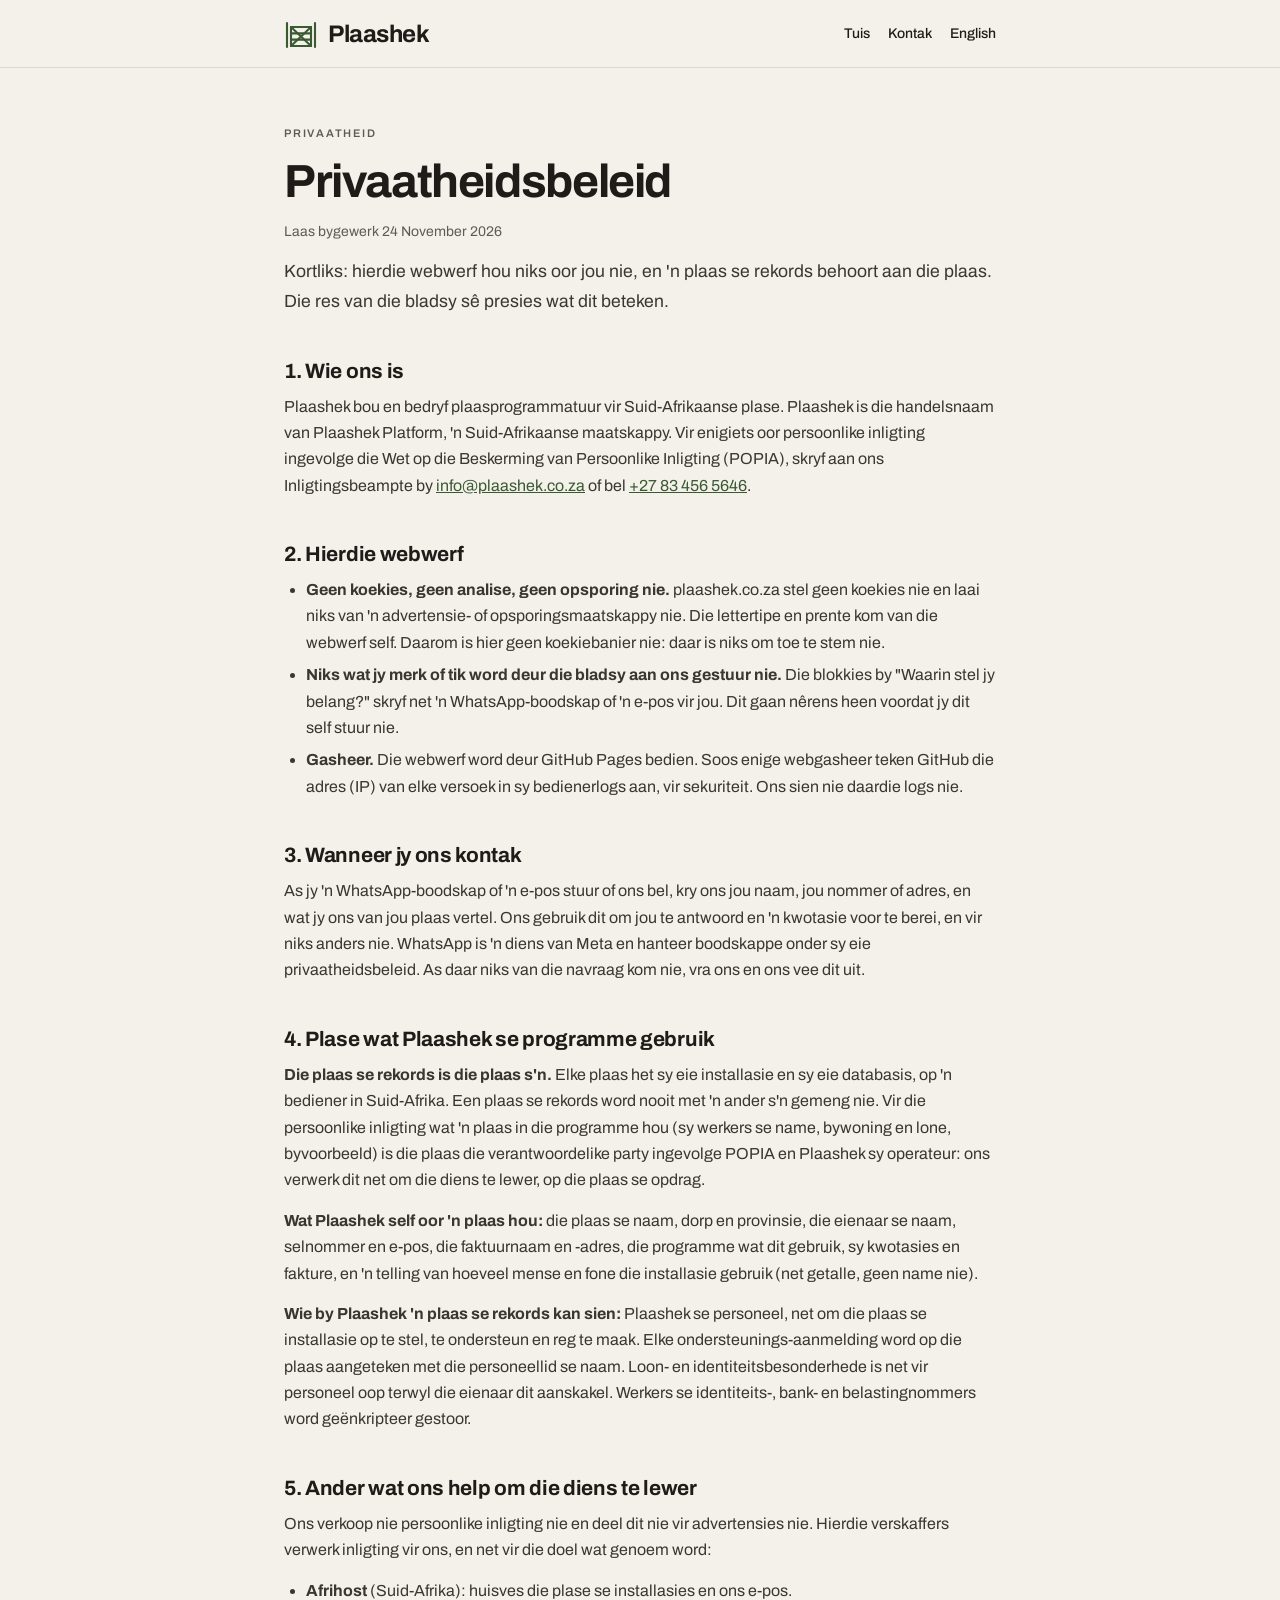
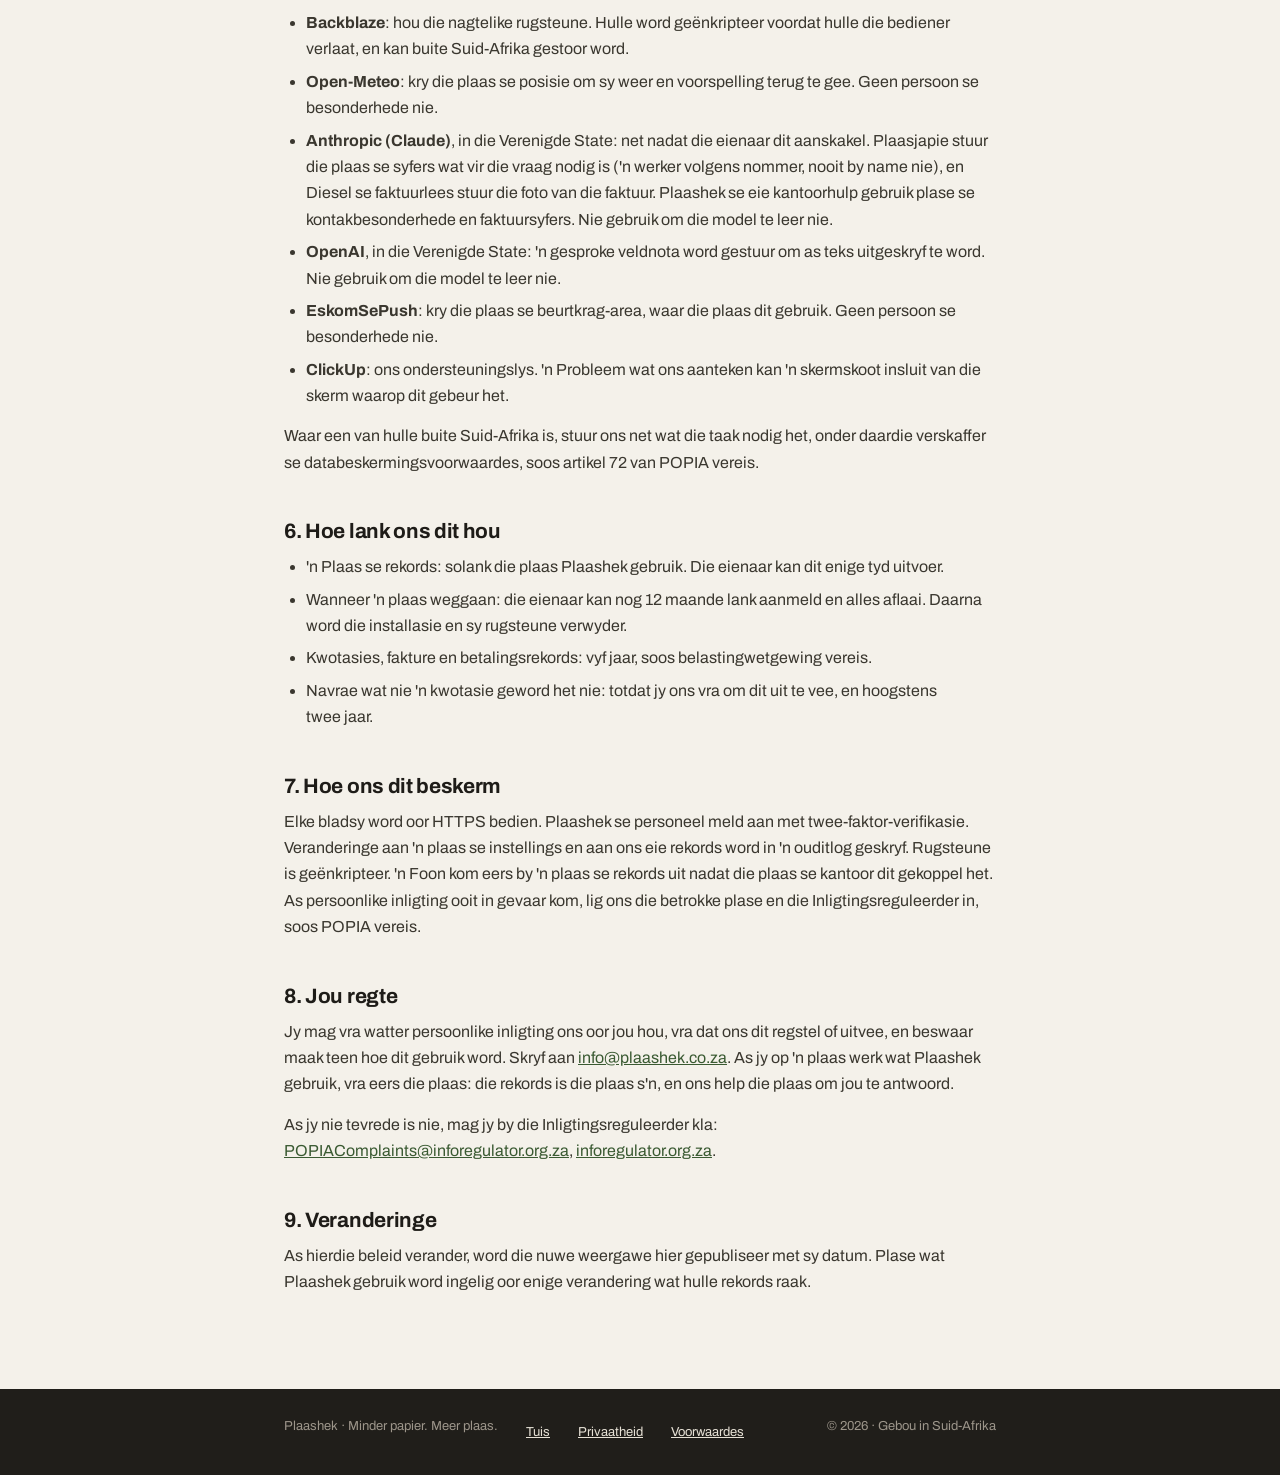
<file: privaatheid.html>
<!DOCTYPE html>
<html lang="af">
<head>
<meta charset="utf-8">
<meta name="viewport" content="width=device-width, initial-scale=1">
<meta http-equiv="Content-Security-Policy" content="default-src 'self'; script-src 'none'; style-src 'self'; img-src 'self' data:; object-src 'none'; base-uri 'self'; form-action 'none'">
<meta name="theme-color" content="#F4F1EA">
<title>Privaatheidsbeleid · Plaashek</title>
<meta name="description" content="Wat Plaashek hou oor besoekers aan die webwerf en oor plase wat sy programme gebruik, met wie dit gedeel word en jou regte onder POPIA.">
<link rel="canonical" href="https://plaashek.co.za/privaatheid.html">
<link rel="alternate" hreflang="af" href="https://plaashek.co.za/privaatheid.html">
<link rel="alternate" hreflang="en" href="https://plaashek.co.za/privacy.html">
<link rel="alternate" hreflang="x-default" href="https://plaashek.co.za/privaatheid.html">
<meta property="og:title" content="Privaatheidsbeleid · Plaashek">
<meta property="og:type" content="website">
<meta property="og:url" content="https://plaashek.co.za/privaatheid.html">
<meta property="og:image" content="https://plaashek.co.za/og-af.jpg">
<link rel="icon" type="image/svg+xml" href="/favicon.svg">
<link rel="icon" type="image/png" sizes="64x64" href="/favicon.png">
<link rel="apple-touch-icon" href="/apple-touch-icon.png">
<link rel="preload" href="/fonts/archivo-latin.woff2" as="font" type="font/woff2" crossorigin>
<link rel="stylesheet" href="/pages.css">
</head>
<body>
<header><div><a class="brand" href="/"><svg viewBox="0 0 34 32" fill="none" stroke="#3A5A32" stroke-width="2.1" stroke-linecap="round" stroke-linejoin="round" aria-hidden="true"><path d="M3 5v24M31 5v24"></path><path d="M7 9h20M7 15.33h20M7 21.67h20M7 28h20"></path><path d="M7 9v19M27 9v19"></path><path d="M7 9l20 19M27 9L7 28"></path></svg><span>Plaashek</span></a><nav><a href="/">Tuis</a><a href="/#contact">Kontak</a><a href="/privacy.html" lang=en hreflang=en>English</a></nav></div></header>
<main>
<p class="eyebrow">Privaatheid</p>
<h1>Privaatheidsbeleid</h1>
<p class="dated">Laas bygewerk 24 November 2026</p>
<p class="lede">Kortliks: hierdie webwerf hou niks oor jou nie, en 'n plaas se rekords behoort aan die plaas. Die res van die bladsy sê presies wat dit beteken.</p>

<h2>1. Wie ons is</h2>
<p>Plaashek bou en bedryf plaasprogrammatuur vir Suid-Afrikaanse plase. Plaashek is die handelsnaam van Plaashek Platform, 'n Suid-Afrikaanse maatskappy. Vir enigiets oor persoonlike inligting ingevolge die Wet op die Beskerming van Persoonlike Inligting (POPIA), skryf aan ons Inligtingsbeampte by <a href="mailto:info@plaashek.co.za">info@plaashek.co.za</a> of bel <a href="tel:+27834565646">+27 83 456 5646</a>.</p>

<h2>2. Hierdie webwerf</h2>
<ul>
<li><strong>Geen koekies, geen analise, geen opsporing nie.</strong> plaashek.co.za stel geen koekies nie en laai niks van 'n advertensie- of opsporingsmaatskappy nie. Die lettertipe en prente kom van die webwerf self. Daarom is hier geen koekiebanier nie: daar is niks om toe te stem nie.</li>
<li><strong>Niks wat jy merk of tik word deur die bladsy aan ons gestuur nie.</strong> Die blokkies by "Waarin stel jy belang?" skryf net 'n WhatsApp-boodskap of 'n e-pos vir jou. Dit gaan nêrens heen voordat jy dit self stuur nie.</li>
<li><strong>Gasheer.</strong> Die webwerf word deur GitHub Pages bedien. Soos enige webgasheer teken GitHub die adres (IP) van elke versoek in sy bedienerlogs aan, vir sekuriteit. Ons sien nie daardie logs nie.</li>
</ul>

<h2>3. Wanneer jy ons kontak</h2>
<p>As jy 'n WhatsApp-boodskap of 'n e-pos stuur of ons bel, kry ons jou naam, jou nommer of adres, en wat jy ons van jou plaas vertel. Ons gebruik dit om jou te antwoord en 'n kwotasie voor te berei, en vir niks anders nie. WhatsApp is 'n diens van Meta en hanteer boodskappe onder sy eie privaatheidsbeleid. As daar niks van die navraag kom nie, vra ons en ons vee dit uit.</p>

<h2>4. Plase wat Plaashek se programme gebruik</h2>
<p><strong>Die plaas se rekords is die plaas s'n.</strong> Elke plaas het sy eie installasie en sy eie databasis, op 'n bediener in Suid-Afrika. Een plaas se rekords word nooit met 'n ander s'n gemeng nie. Vir die persoonlike inligting wat 'n plaas in die programme hou (sy werkers se name, bywoning en lone, byvoorbeeld) is die plaas die verantwoordelike party ingevolge POPIA en Plaashek sy operateur: ons verwerk dit net om die diens te lewer, op die plaas se opdrag.</p>
<p><strong>Wat Plaashek self oor 'n plaas hou:</strong> die plaas se naam, dorp en provinsie, die eienaar se naam, selnommer en e-pos, die faktuurnaam en -adres, die programme wat dit gebruik, sy kwotasies en fakture, en 'n telling van hoeveel mense en fone die installasie gebruik (net getalle, geen name nie).</p>
<p><strong>Wie by Plaashek 'n plaas se rekords kan sien:</strong> Plaashek se personeel, net om die plaas se installasie op te stel, te ondersteun en reg te maak. Elke ondersteunings-aanmelding word op die plaas aangeteken met die personeellid se naam. Loon- en identiteitsbesonderhede is net vir personeel oop terwyl die eienaar dit aanskakel. Werkers se identiteits-, bank- en belastingnommers word geënkripteer gestoor.</p>

<h2>5. Ander wat ons help om die diens te lewer</h2>
<p>Ons verkoop nie persoonlike inligting nie en deel dit nie vir advertensies nie. Hierdie verskaffers verwerk inligting vir ons, en net vir die doel wat genoem word:</p>
<ul>
<li><strong>Afrihost</strong> (Suid-Afrika): huisves die plase se installasies en ons e-pos.</li>
<li><strong>Backblaze</strong>: hou die nagtelike rugsteune. Hulle word geënkripteer voordat hulle die bediener verlaat, en kan buite Suid-Afrika gestoor word.</li>
<li><strong>Open-Meteo</strong>: kry die plaas se posisie om sy weer en voorspelling terug te gee. Geen persoon se besonderhede nie.</li>
<li><strong>Anthropic (Claude)</strong>, in die Verenigde State: net nadat die eienaar dit aanskakel. Plaasjapie stuur die plaas se syfers wat vir die vraag nodig is ('n werker volgens nommer, nooit by name nie), en Diesel se faktuurlees stuur die foto van die faktuur. Plaashek se eie kantoorhulp gebruik plase se kontakbesonderhede en faktuursyfers. Nie gebruik om die model te leer nie.</li>
<li><strong>OpenAI</strong>, in die Verenigde State: 'n gesproke veldnota word gestuur om as teks uitgeskryf te word. Nie gebruik om die model te leer nie.</li>
<li><strong>EskomSePush</strong>: kry die plaas se beurtkrag-area, waar die plaas dit gebruik. Geen persoon se besonderhede nie.</li>
<li><strong>ClickUp</strong>: ons ondersteuningslys. 'n Probleem wat ons aanteken kan 'n skermskoot insluit van die skerm waarop dit gebeur het.</li>
</ul>
<p>Waar een van hulle buite Suid-Afrika is, stuur ons net wat die taak nodig het, onder daardie verskaffer se databeskermingsvoorwaardes, soos artikel 72 van POPIA vereis.</p>

<h2>6. Hoe lank ons dit hou</h2>
<ul>
<li>'n Plaas se rekords: solank die plaas Plaashek gebruik. Die eienaar kan dit enige tyd uitvoer.</li>
<li>Wanneer 'n plaas weggaan: die eienaar kan nog 12 maande lank aanmeld en alles aflaai. Daarna word die installasie en sy rugsteune verwyder.</li>
<li>Kwotasies, fakture en betalingsrekords: vyf jaar, soos belastingwetgewing vereis.</li>
<li>Navrae wat nie 'n kwotasie geword het nie: totdat jy ons vra om dit uit te vee, en hoogstens twee jaar.</li>
</ul>

<h2>7. Hoe ons dit beskerm</h2>
<p>Elke bladsy word oor HTTPS bedien. Plaashek se personeel meld aan met twee-faktor-verifikasie. Veranderinge aan 'n plaas se instellings en aan ons eie rekords word in 'n ouditlog geskryf. Rugsteune is geënkripteer. 'n Foon kom eers by 'n plaas se rekords uit nadat die plaas se kantoor dit gekoppel het. As persoonlike inligting ooit in gevaar kom, lig ons die betrokke plase en die Inligtingsreguleerder in, soos POPIA vereis.</p>

<h2>8. Jou regte</h2>
<p>Jy mag vra watter persoonlike inligting ons oor jou hou, vra dat ons dit regstel of uitvee, en beswaar maak teen hoe dit gebruik word. Skryf aan <a href="mailto:info@plaashek.co.za">info@plaashek.co.za</a>. As jy op 'n plaas werk wat Plaashek gebruik, vra eers die plaas: die rekords is die plaas s'n, en ons help die plaas om jou te antwoord.</p>
<p>As jy nie tevrede is nie, mag jy by die Inligtingsreguleerder kla: <a href="mailto:POPIAComplaints@inforegulator.org.za">POPIAComplaints@inforegulator.org.za</a>, <a href="https://inforegulator.org.za" rel="noopener">inforegulator.org.za</a>.</p>

<h2>9. Veranderinge</h2>
<p>As hierdie beleid verander, word die nuwe weergawe hier gepubliseer met sy datum. Plase wat Plaashek gebruik word ingelig oor enige verandering wat hulle rekords raak.</p>
</main>
<footer><div><span>Plaashek · Minder papier. Meer plaas.</span><a href="/">Tuis</a><a href="/privaatheid.html">Privaatheid</a><a href="/voorwaardes.html">Voorwaardes</a><span>© 2026 · Gebou in Suid-Afrika</span></div></footer>
</body>
</html>
</file>
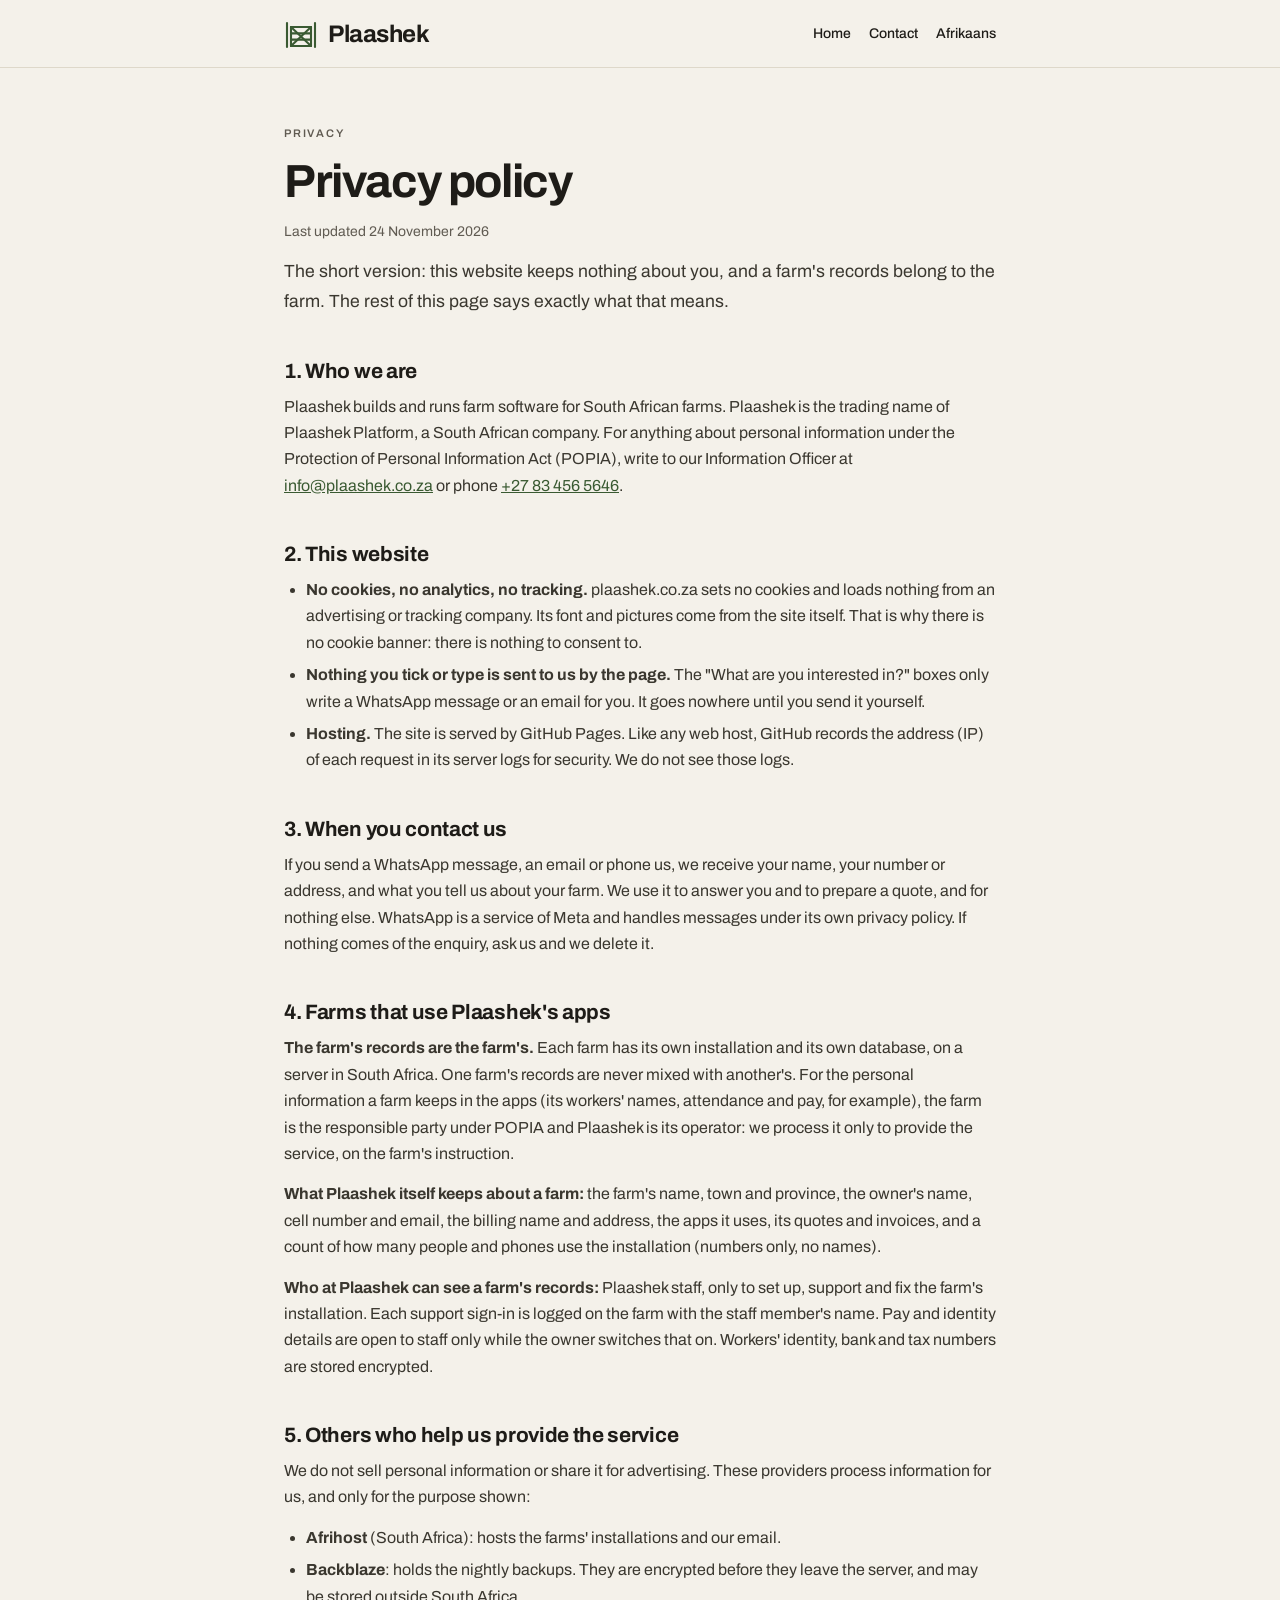
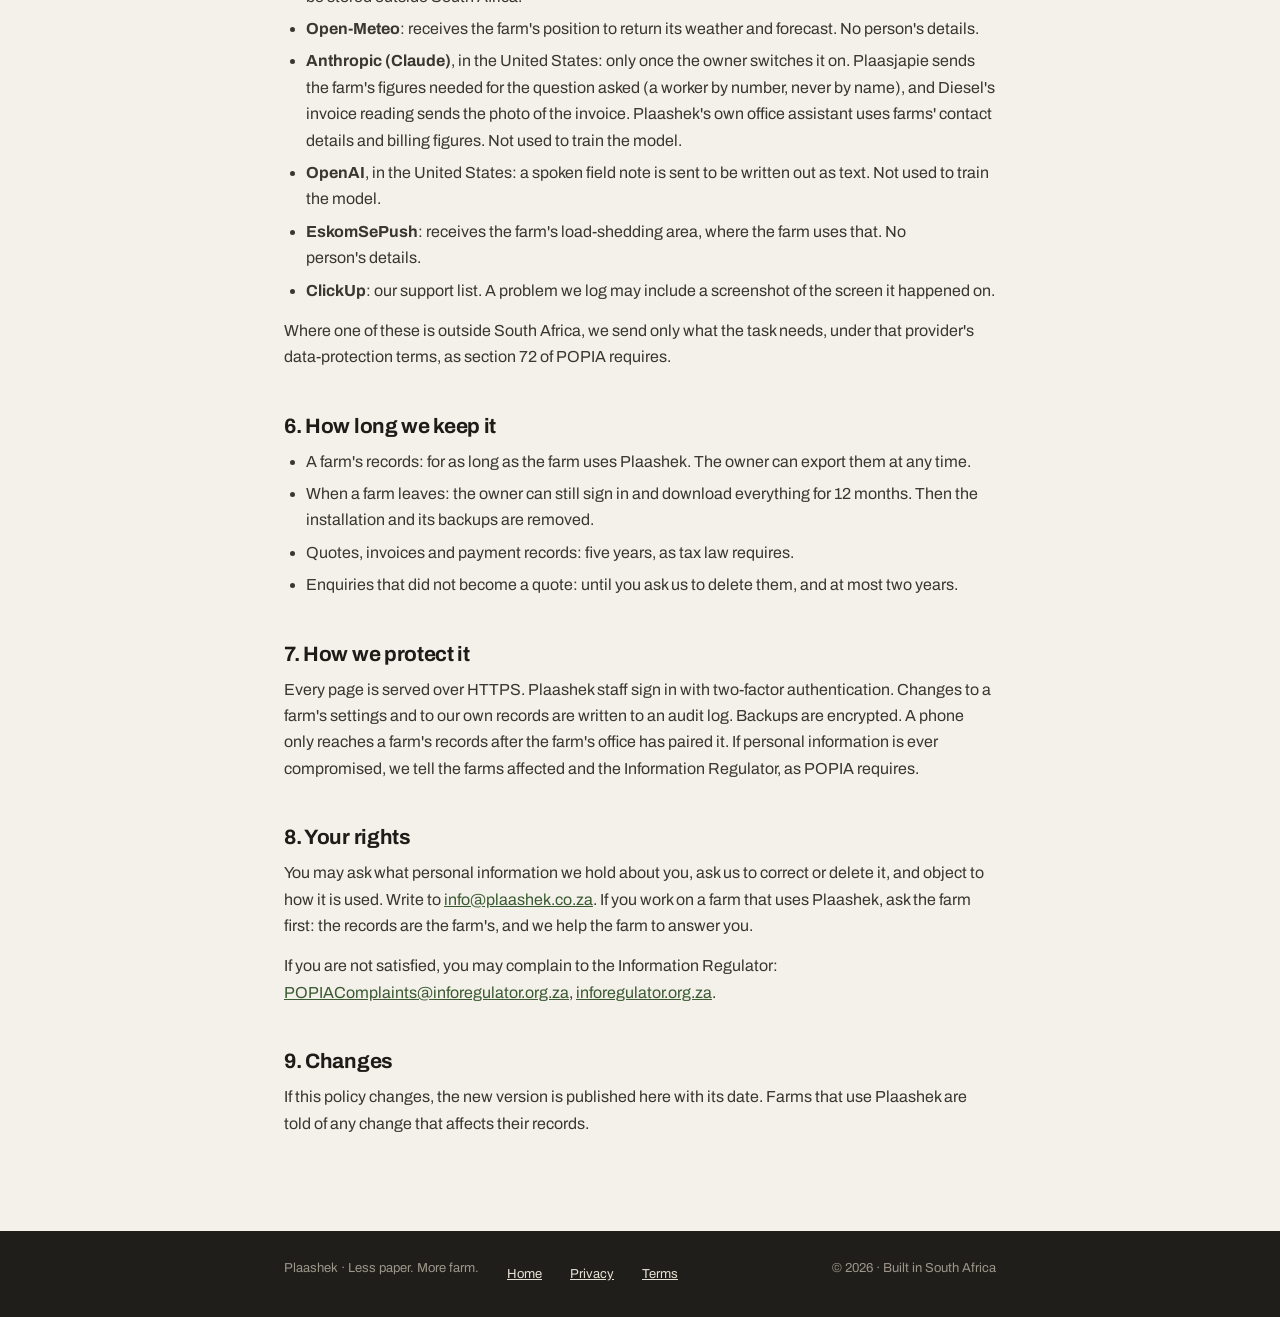
<file: privacy.html>
<!DOCTYPE html>
<html lang="en">
<head>
<meta charset="utf-8">
<meta name="viewport" content="width=device-width, initial-scale=1">
<meta http-equiv="Content-Security-Policy" content="default-src 'self'; script-src 'none'; style-src 'self'; img-src 'self' data:; object-src 'none'; base-uri 'self'; form-action 'none'">
<meta name="theme-color" content="#F4F1EA">
<title>Privacy policy · Plaashek</title>
<meta name="description" content="What Plaashek keeps about website visitors and about farms that use its apps, who it is shared with and your rights under POPIA.">
<link rel="canonical" href="https://plaashek.co.za/privacy.html">
<link rel="alternate" hreflang="af" href="https://plaashek.co.za/privaatheid.html">
<link rel="alternate" hreflang="en" href="https://plaashek.co.za/privacy.html">
<link rel="alternate" hreflang="x-default" href="https://plaashek.co.za/privaatheid.html">
<meta property="og:title" content="Privacy policy · Plaashek">
<meta property="og:type" content="website">
<meta property="og:url" content="https://plaashek.co.za/privacy.html">
<meta property="og:image" content="https://plaashek.co.za/og-en.jpg">
<link rel="icon" type="image/svg+xml" href="/favicon.svg">
<link rel="icon" type="image/png" sizes="64x64" href="/favicon.png">
<link rel="apple-touch-icon" href="/apple-touch-icon.png">
<link rel="preload" href="/fonts/archivo-latin.woff2" as="font" type="font/woff2" crossorigin>
<link rel="stylesheet" href="/pages.css">
</head>
<body>
<header><div><a class="brand" href="/en.html"><svg viewBox="0 0 34 32" fill="none" stroke="#3A5A32" stroke-width="2.1" stroke-linecap="round" stroke-linejoin="round" aria-hidden="true"><path d="M3 5v24M31 5v24"></path><path d="M7 9h20M7 15.33h20M7 21.67h20M7 28h20"></path><path d="M7 9v19M27 9v19"></path><path d="M7 9l20 19M27 9L7 28"></path></svg><span>Plaashek</span></a><nav><a href="/en.html">Home</a><a href="/en.html#contact">Contact</a><a href="/privaatheid.html" lang=af hreflang=af>Afrikaans</a></nav></div></header>
<main>
<p class="eyebrow">Privacy</p>
<h1>Privacy policy</h1>
<p class="dated">Last updated 24 November 2026</p>
<p class="lede">The short version: this website keeps nothing about you, and a farm's records belong to the farm. The rest of this page says exactly what that means.</p>

<h2>1. Who we are</h2>
<p>Plaashek builds and runs farm software for South African farms. Plaashek is the trading name of Plaashek Platform, a South African company. For anything about personal information under the Protection of Personal Information Act (POPIA), write to our Information Officer at <a href="mailto:info@plaashek.co.za">info@plaashek.co.za</a> or phone <a href="tel:+27834565646">+27 83 456 5646</a>.</p>

<h2>2. This website</h2>
<ul>
<li><strong>No cookies, no analytics, no tracking.</strong> plaashek.co.za sets no cookies and loads nothing from an advertising or tracking company. Its font and pictures come from the site itself. That is why there is no cookie banner: there is nothing to consent to.</li>
<li><strong>Nothing you tick or type is sent to us by the page.</strong> The "What are you interested in?" boxes only write a WhatsApp message or an email for you. It goes nowhere until you send it yourself.</li>
<li><strong>Hosting.</strong> The site is served by GitHub Pages. Like any web host, GitHub records the address (IP) of each request in its server logs for security. We do not see those logs.</li>
</ul>

<h2>3. When you contact us</h2>
<p>If you send a WhatsApp message, an email or phone us, we receive your name, your number or address, and what you tell us about your farm. We use it to answer you and to prepare a quote, and for nothing else. WhatsApp is a service of Meta and handles messages under its own privacy policy. If nothing comes of the enquiry, ask us and we delete it.</p>

<h2>4. Farms that use Plaashek's apps</h2>
<p><strong>The farm's records are the farm's.</strong> Each farm has its own installation and its own database, on a server in South Africa. One farm's records are never mixed with another's. For the personal information a farm keeps in the apps (its workers' names, attendance and pay, for example), the farm is the responsible party under POPIA and Plaashek is its operator: we process it only to provide the service, on the farm's instruction.</p>
<p><strong>What Plaashek itself keeps about a farm:</strong> the farm's name, town and province, the owner's name, cell number and email, the billing name and address, the apps it uses, its quotes and invoices, and a count of how many people and phones use the installation (numbers only, no names).</p>
<p><strong>Who at Plaashek can see a farm's records:</strong> Plaashek staff, only to set up, support and fix the farm's installation. Each support sign-in is logged on the farm with the staff member's name. Pay and identity details are open to staff only while the owner switches that on. Workers' identity, bank and tax numbers are stored encrypted.</p>

<h2>5. Others who help us provide the service</h2>
<p>We do not sell personal information or share it for advertising. These providers process information for us, and only for the purpose shown:</p>
<ul>
<li><strong>Afrihost</strong> (South Africa): hosts the farms' installations and our email.</li>
<li><strong>Backblaze</strong>: holds the nightly backups. They are encrypted before they leave the server, and may be stored outside South Africa.</li>
<li><strong>Open-Meteo</strong>: receives the farm's position to return its weather and forecast. No person's details.</li>
<li><strong>Anthropic (Claude)</strong>, in the United States: only once the owner switches it on. Plaasjapie sends the farm's figures needed for the question asked (a worker by number, never by name), and Diesel's invoice reading sends the photo of the invoice. Plaashek's own office assistant uses farms' contact details and billing figures. Not used to train the model.</li>
<li><strong>OpenAI</strong>, in the United States: a spoken field note is sent to be written out as text. Not used to train the model.</li>
<li><strong>EskomSePush</strong>: receives the farm's load-shedding area, where the farm uses that. No person's details.</li>
<li><strong>ClickUp</strong>: our support list. A problem we log may include a screenshot of the screen it happened on.</li>
</ul>
<p>Where one of these is outside South Africa, we send only what the task needs, under that provider's data-protection terms, as section 72 of POPIA requires.</p>

<h2>6. How long we keep it</h2>
<ul>
<li>A farm's records: for as long as the farm uses Plaashek. The owner can export them at any time.</li>
<li>When a farm leaves: the owner can still sign in and download everything for 12 months. Then the installation and its backups are removed.</li>
<li>Quotes, invoices and payment records: five years, as tax law requires.</li>
<li>Enquiries that did not become a quote: until you ask us to delete them, and at most two years.</li>
</ul>

<h2>7. How we protect it</h2>
<p>Every page is served over HTTPS. Plaashek staff sign in with two-factor authentication. Changes to a farm's settings and to our own records are written to an audit log. Backups are encrypted. A phone only reaches a farm's records after the farm's office has paired it. If personal information is ever compromised, we tell the farms affected and the Information Regulator, as POPIA requires.</p>

<h2>8. Your rights</h2>
<p>You may ask what personal information we hold about you, ask us to correct or delete it, and object to how it is used. Write to <a href="mailto:info@plaashek.co.za">info@plaashek.co.za</a>. If you work on a farm that uses Plaashek, ask the farm first: the records are the farm's, and we help the farm to answer you.</p>
<p>If you are not satisfied, you may complain to the Information Regulator: <a href="mailto:POPIAComplaints@inforegulator.org.za">POPIAComplaints@inforegulator.org.za</a>, <a href="https://inforegulator.org.za" rel="noopener">inforegulator.org.za</a>.</p>

<h2>9. Changes</h2>
<p>If this policy changes, the new version is published here with its date. Farms that use Plaashek are told of any change that affects their records.</p>
</main>
<footer><div><span>Plaashek · Less paper. More farm.</span><a href="/en.html">Home</a><a href="/privacy.html">Privacy</a><a href="/terms.html">Terms</a><span>© 2026 · Built in South Africa</span></div></footer>
</body>
</html>
</file>
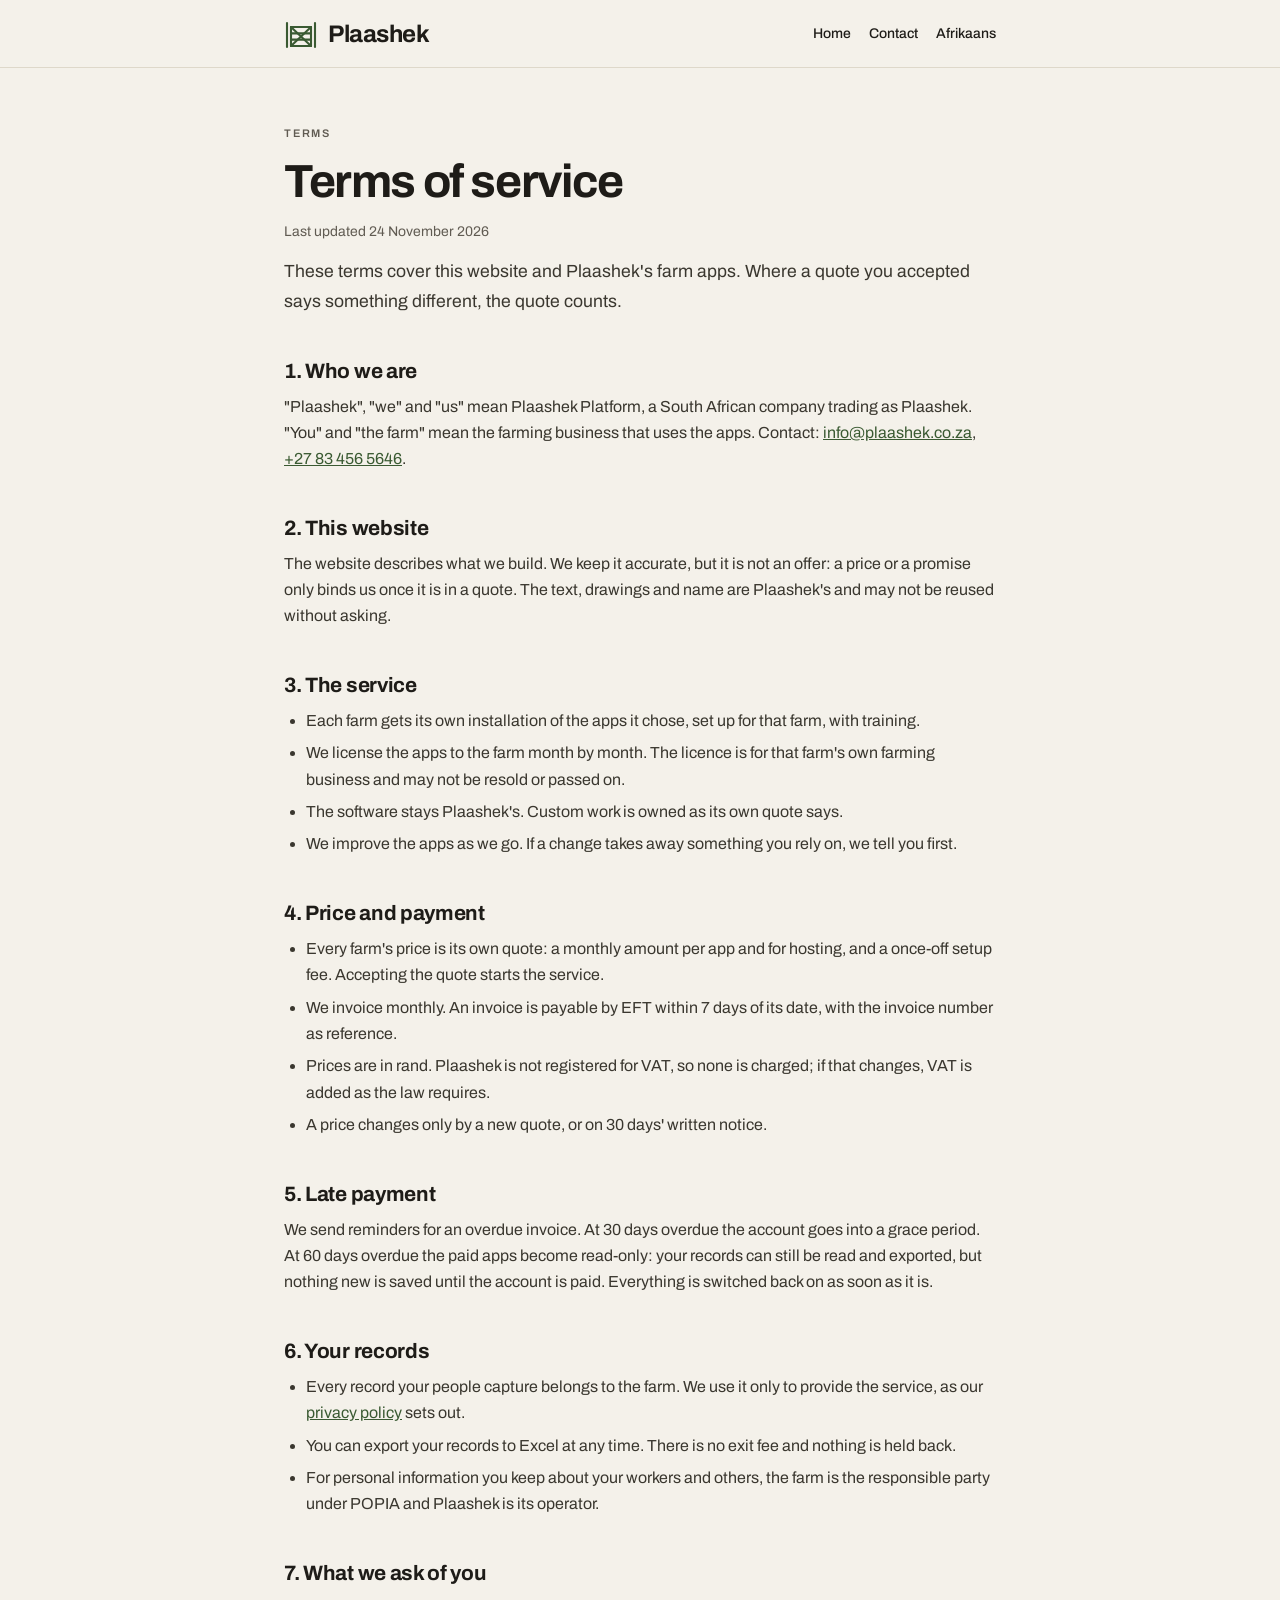
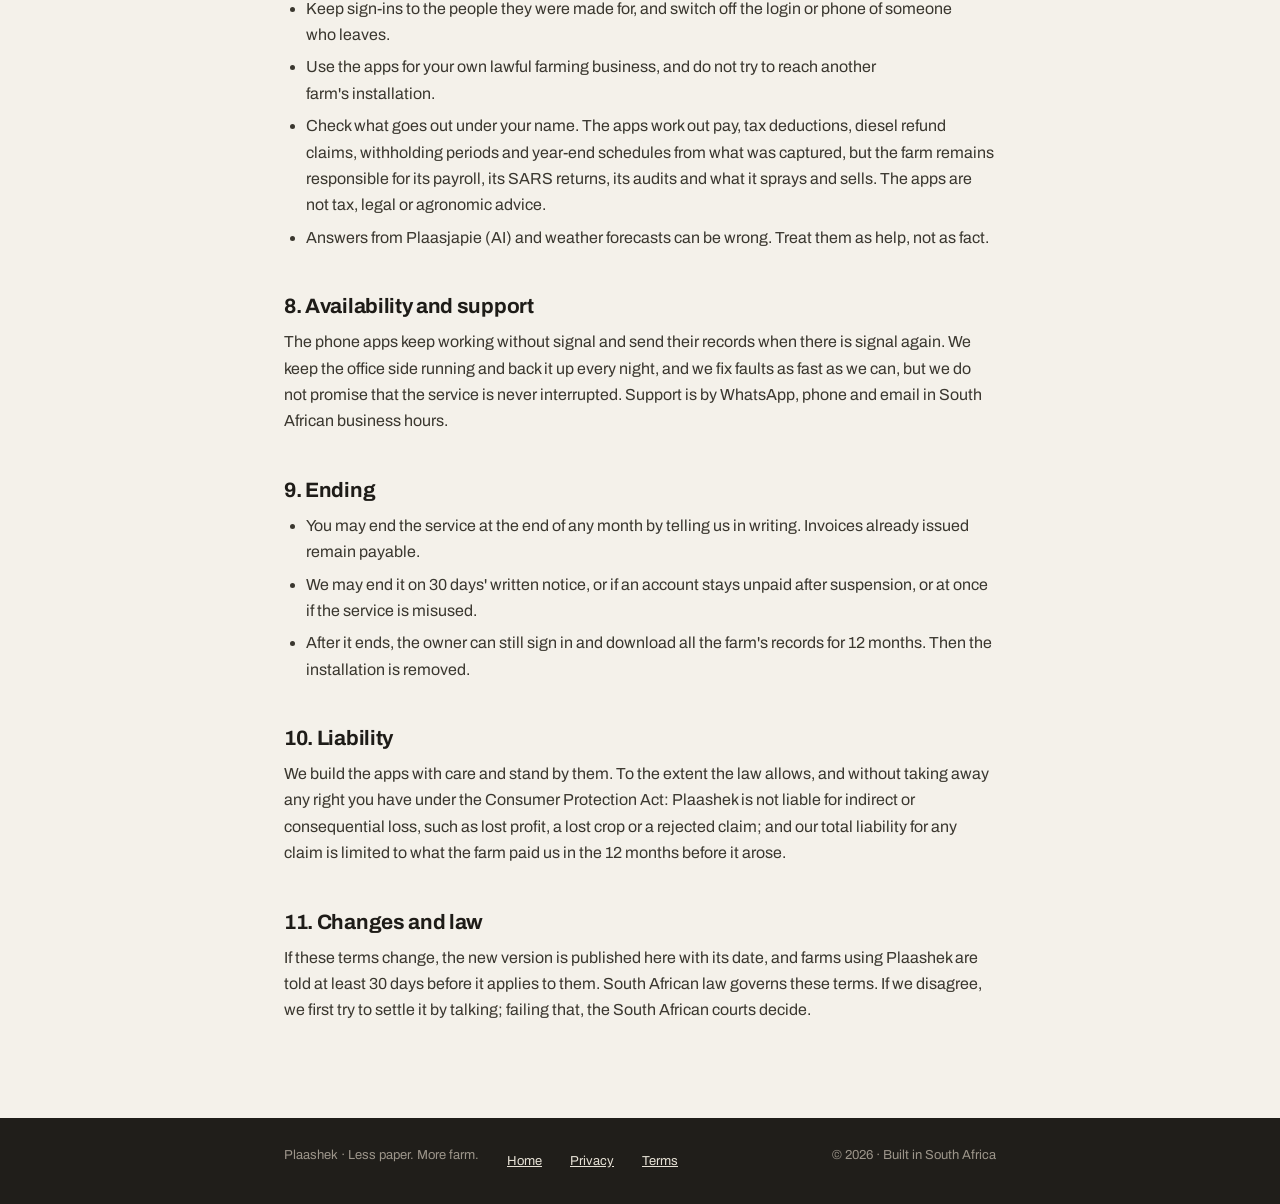
<file: terms.html>
<!DOCTYPE html>
<html lang="en">
<head>
<meta charset="utf-8">
<meta name="viewport" content="width=device-width, initial-scale=1">
<meta http-equiv="Content-Security-Policy" content="default-src 'self'; script-src 'none'; style-src 'self'; img-src 'self' data:; object-src 'none'; base-uri 'self'; form-action 'none'">
<meta name="theme-color" content="#F4F1EA">
<title>Terms of service · Plaashek</title>
<meta name="description" content="The terms for Plaashek's website and farm apps: the licence, payment, late payment, your records, ending the service and liability.">
<link rel="canonical" href="https://plaashek.co.za/terms.html">
<link rel="alternate" hreflang="af" href="https://plaashek.co.za/voorwaardes.html">
<link rel="alternate" hreflang="en" href="https://plaashek.co.za/terms.html">
<link rel="alternate" hreflang="x-default" href="https://plaashek.co.za/voorwaardes.html">
<meta property="og:title" content="Terms of service · Plaashek">
<meta property="og:type" content="website">
<meta property="og:url" content="https://plaashek.co.za/terms.html">
<meta property="og:image" content="https://plaashek.co.za/og-en.jpg">
<link rel="icon" type="image/svg+xml" href="/favicon.svg">
<link rel="icon" type="image/png" sizes="64x64" href="/favicon.png">
<link rel="apple-touch-icon" href="/apple-touch-icon.png">
<link rel="preload" href="/fonts/archivo-latin.woff2" as="font" type="font/woff2" crossorigin>
<link rel="stylesheet" href="/pages.css">
</head>
<body>
<header><div><a class="brand" href="/en.html"><svg viewBox="0 0 34 32" fill="none" stroke="#3A5A32" stroke-width="2.1" stroke-linecap="round" stroke-linejoin="round" aria-hidden="true"><path d="M3 5v24M31 5v24"></path><path d="M7 9h20M7 15.33h20M7 21.67h20M7 28h20"></path><path d="M7 9v19M27 9v19"></path><path d="M7 9l20 19M27 9L7 28"></path></svg><span>Plaashek</span></a><nav><a href="/en.html">Home</a><a href="/en.html#contact">Contact</a><a href="/voorwaardes.html" lang=af hreflang=af>Afrikaans</a></nav></div></header>
<main>
<p class="eyebrow">Terms</p>
<h1>Terms of service</h1>
<p class="dated">Last updated 24 November 2026</p>
<p class="lede">These terms cover this website and Plaashek's farm apps. Where a quote you accepted says something different, the quote counts.</p>

<h2>1. Who we are</h2>
<p>"Plaashek", "we" and "us" mean Plaashek Platform, a South African company trading as Plaashek. "You" and "the farm" mean the farming business that uses the apps. Contact: <a href="mailto:info@plaashek.co.za">info@plaashek.co.za</a>, <a href="tel:+27834565646">+27 83 456 5646</a>.</p>

<h2>2. This website</h2>
<p>The website describes what we build. We keep it accurate, but it is not an offer: a price or a promise only binds us once it is in a quote. The text, drawings and name are Plaashek's and may not be reused without asking.</p>

<h2>3. The service</h2>
<ul>
<li>Each farm gets its own installation of the apps it chose, set up for that farm, with training.</li>
<li>We license the apps to the farm month by month. The licence is for that farm's own farming business and may not be resold or passed on.</li>
<li>The software stays Plaashek's. Custom work is owned as its own quote says.</li>
<li>We improve the apps as we go. If a change takes away something you rely on, we tell you first.</li>
</ul>

<h2>4. Price and payment</h2>
<ul>
<li>Every farm's price is its own quote: a monthly amount per app and for hosting, and a once-off setup fee. Accepting the quote starts the service.</li>
<li>We invoice monthly. An invoice is payable by EFT within 7 days of its date, with the invoice number as reference.</li>
<li>Prices are in rand. Plaashek is not registered for VAT, so none is charged; if that changes, VAT is added as the law requires.</li>
<li>A price changes only by a new quote, or on 30 days' written notice.</li>
</ul>

<h2>5. Late payment</h2>
<p>We send reminders for an overdue invoice. At 30 days overdue the account goes into a grace period. At 60 days overdue the paid apps become read-only: your records can still be read and exported, but nothing new is saved until the account is paid. Everything is switched back on as soon as it is.</p>

<h2>6. Your records</h2>
<ul>
<li>Every record your people capture belongs to the farm. We use it only to provide the service, as our <a href="/privacy.html">privacy policy</a> sets out.</li>
<li>You can export your records to Excel at any time. There is no exit fee and nothing is held back.</li>
<li>For personal information you keep about your workers and others, the farm is the responsible party under POPIA and Plaashek is its operator.</li>
</ul>

<h2>7. What we ask of you</h2>
<ul>
<li>Keep sign-ins to the people they were made for, and switch off the login or phone of someone who leaves.</li>
<li>Use the apps for your own lawful farming business, and do not try to reach another farm's installation.</li>
<li>Check what goes out under your name. The apps work out pay, tax deductions, diesel refund claims, withholding periods and year-end schedules from what was captured, but the farm remains responsible for its payroll, its SARS returns, its audits and what it sprays and sells. The apps are not tax, legal or agronomic advice.</li>
<li>Answers from Plaasjapie (AI) and weather forecasts can be wrong. Treat them as help, not as fact.</li>
</ul>

<h2>8. Availability and support</h2>
<p>The phone apps keep working without signal and send their records when there is signal again. We keep the office side running and back it up every night, and we fix faults as fast as we can, but we do not promise that the service is never interrupted. Support is by WhatsApp, phone and email in South African business hours.</p>

<h2>9. Ending</h2>
<ul>
<li>You may end the service at the end of any month by telling us in writing. Invoices already issued remain payable.</li>
<li>We may end it on 30 days' written notice, or if an account stays unpaid after suspension, or at once if the service is misused.</li>
<li>After it ends, the owner can still sign in and download all the farm's records for 12 months. Then the installation is removed.</li>
</ul>

<h2>10. Liability</h2>
<p>We build the apps with care and stand by them. To the extent the law allows, and without taking away any right you have under the Consumer Protection Act: Plaashek is not liable for indirect or consequential loss, such as lost profit, a lost crop or a rejected claim; and our total liability for any claim is limited to what the farm paid us in the 12 months before it arose.</p>

<h2>11. Changes and law</h2>
<p>If these terms change, the new version is published here with its date, and farms using Plaashek are told at least 30 days before it applies to them. South African law governs these terms. If we disagree, we first try to settle it by talking; failing that, the South African courts decide.</p>
</main>
<footer><div><span>Plaashek · Less paper. More farm.</span><a href="/en.html">Home</a><a href="/privacy.html">Privacy</a><a href="/terms.html">Terms</a><span>© 2026 · Built in South Africa</span></div></footer>
</body>
</html>
</file>
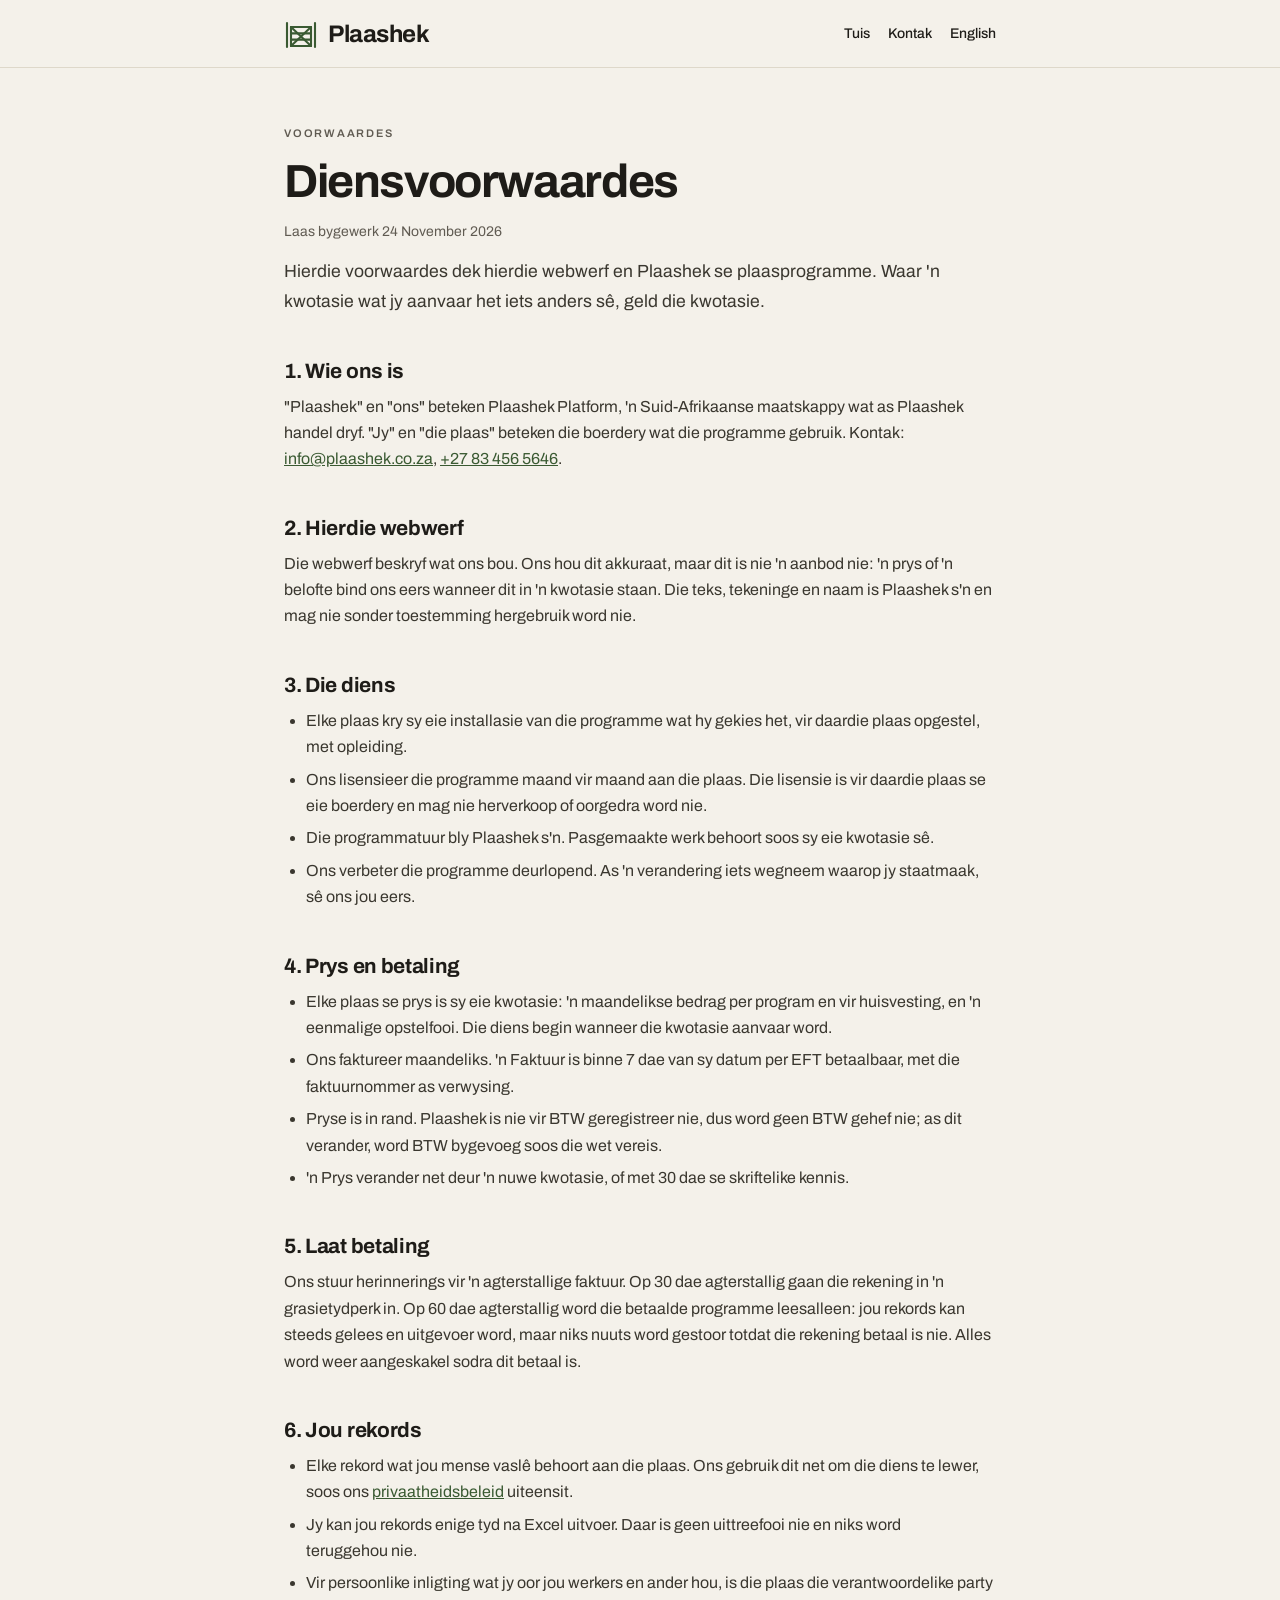
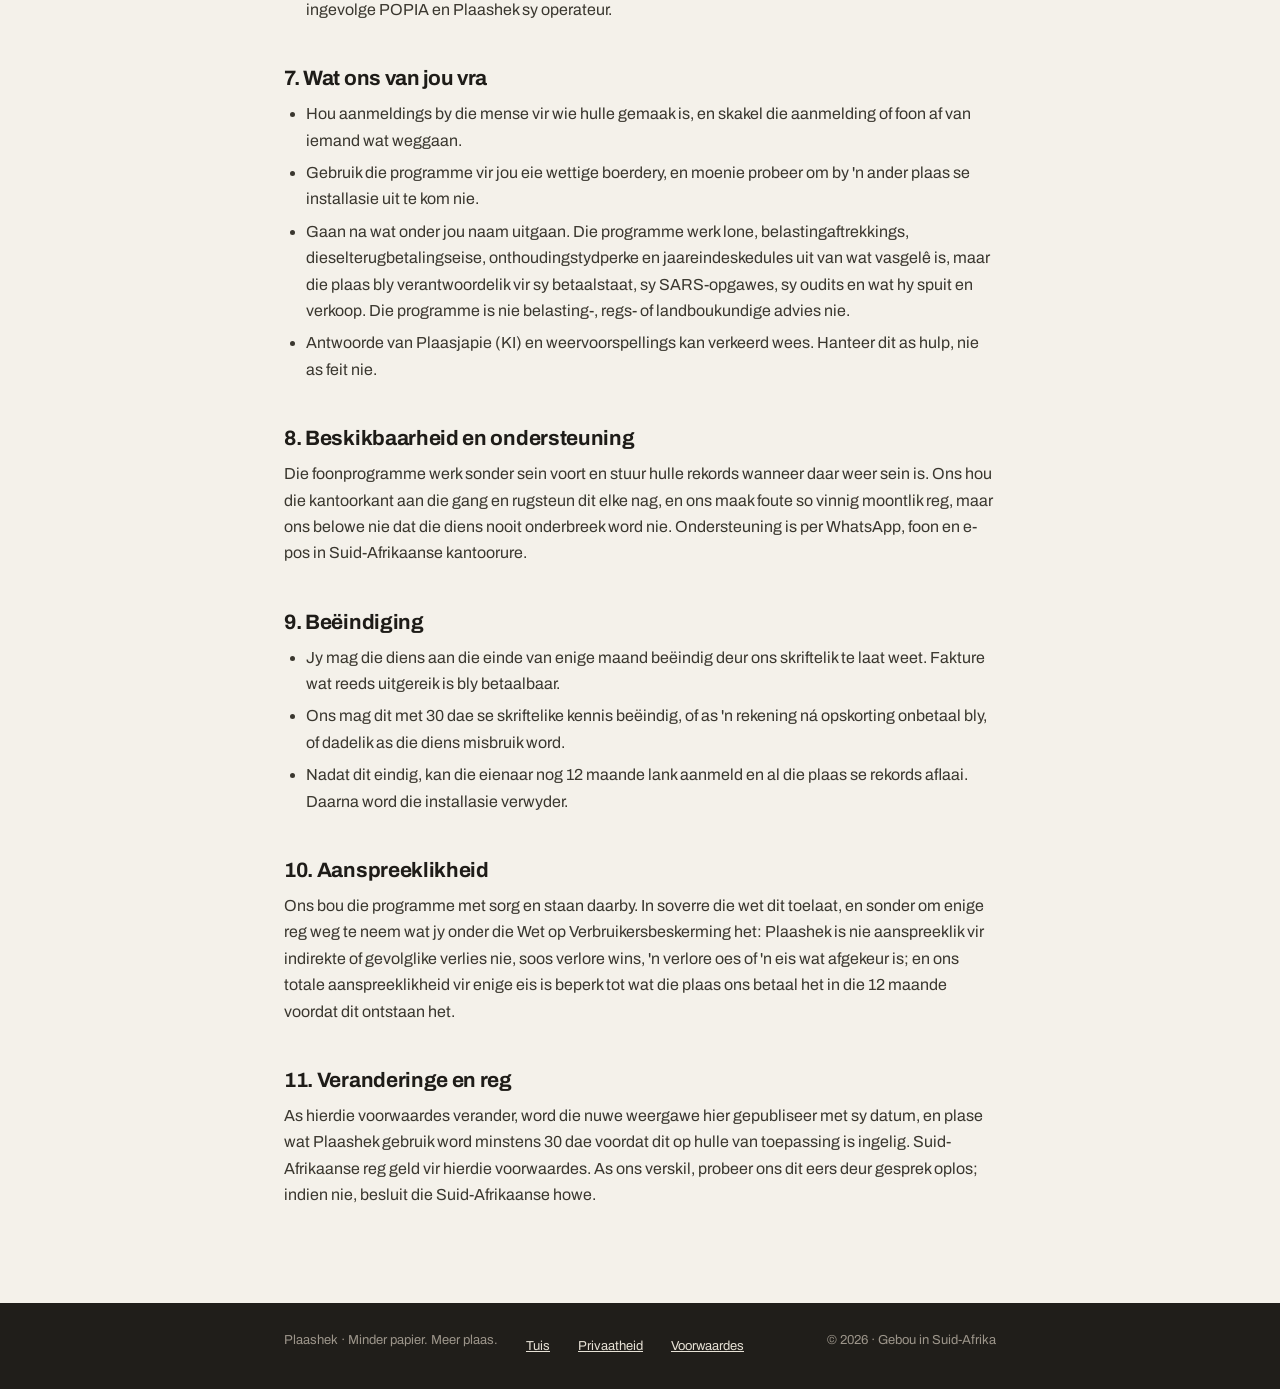
<file: voorwaardes.html>
<!DOCTYPE html>
<html lang="af">
<head>
<meta charset="utf-8">
<meta name="viewport" content="width=device-width, initial-scale=1">
<meta http-equiv="Content-Security-Policy" content="default-src 'self'; script-src 'none'; style-src 'self'; img-src 'self' data:; object-src 'none'; base-uri 'self'; form-action 'none'">
<meta name="theme-color" content="#F4F1EA">
<title>Diensvoorwaardes · Plaashek</title>
<meta name="description" content="Die voorwaardes vir Plaashek se webwerf en plaasprogramme: die lisensie, betaling, laat betaling, jou rekords, beëindiging en aanspreeklikheid.">
<link rel="canonical" href="https://plaashek.co.za/voorwaardes.html">
<link rel="alternate" hreflang="af" href="https://plaashek.co.za/voorwaardes.html">
<link rel="alternate" hreflang="en" href="https://plaashek.co.za/terms.html">
<link rel="alternate" hreflang="x-default" href="https://plaashek.co.za/voorwaardes.html">
<meta property="og:title" content="Diensvoorwaardes · Plaashek">
<meta property="og:type" content="website">
<meta property="og:url" content="https://plaashek.co.za/voorwaardes.html">
<meta property="og:image" content="https://plaashek.co.za/og-af.jpg">
<link rel="icon" type="image/svg+xml" href="/favicon.svg">
<link rel="icon" type="image/png" sizes="64x64" href="/favicon.png">
<link rel="apple-touch-icon" href="/apple-touch-icon.png">
<link rel="preload" href="/fonts/archivo-latin.woff2" as="font" type="font/woff2" crossorigin>
<link rel="stylesheet" href="/pages.css">
</head>
<body>
<header><div><a class="brand" href="/"><svg viewBox="0 0 34 32" fill="none" stroke="#3A5A32" stroke-width="2.1" stroke-linecap="round" stroke-linejoin="round" aria-hidden="true"><path d="M3 5v24M31 5v24"></path><path d="M7 9h20M7 15.33h20M7 21.67h20M7 28h20"></path><path d="M7 9v19M27 9v19"></path><path d="M7 9l20 19M27 9L7 28"></path></svg><span>Plaashek</span></a><nav><a href="/">Tuis</a><a href="/#contact">Kontak</a><a href="/terms.html" lang=en hreflang=en>English</a></nav></div></header>
<main>
<p class="eyebrow">Voorwaardes</p>
<h1>Diensvoorwaardes</h1>
<p class="dated">Laas bygewerk 24 November 2026</p>
<p class="lede">Hierdie voorwaardes dek hierdie webwerf en Plaashek se plaasprogramme. Waar 'n kwotasie wat jy aanvaar het iets anders sê, geld die kwotasie.</p>

<h2>1. Wie ons is</h2>
<p>"Plaashek" en "ons" beteken Plaashek Platform, 'n Suid-Afrikaanse maatskappy wat as Plaashek handel dryf. "Jy" en "die plaas" beteken die boerdery wat die programme gebruik. Kontak: <a href="mailto:info@plaashek.co.za">info@plaashek.co.za</a>, <a href="tel:+27834565646">+27 83 456 5646</a>.</p>

<h2>2. Hierdie webwerf</h2>
<p>Die webwerf beskryf wat ons bou. Ons hou dit akkuraat, maar dit is nie 'n aanbod nie: 'n prys of 'n belofte bind ons eers wanneer dit in 'n kwotasie staan. Die teks, tekeninge en naam is Plaashek s'n en mag nie sonder toestemming hergebruik word nie.</p>

<h2>3. Die diens</h2>
<ul>
<li>Elke plaas kry sy eie installasie van die programme wat hy gekies het, vir daardie plaas opgestel, met opleiding.</li>
<li>Ons lisensieer die programme maand vir maand aan die plaas. Die lisensie is vir daardie plaas se eie boerdery en mag nie herverkoop of oorgedra word nie.</li>
<li>Die programmatuur bly Plaashek s'n. Pasgemaakte werk behoort soos sy eie kwotasie sê.</li>
<li>Ons verbeter die programme deurlopend. As 'n verandering iets wegneem waarop jy staatmaak, sê ons jou eers.</li>
</ul>

<h2>4. Prys en betaling</h2>
<ul>
<li>Elke plaas se prys is sy eie kwotasie: 'n maandelikse bedrag per program en vir huisvesting, en 'n eenmalige opstelfooi. Die diens begin wanneer die kwotasie aanvaar word.</li>
<li>Ons faktureer maandeliks. 'n Faktuur is binne 7 dae van sy datum per EFT betaalbaar, met die faktuurnommer as verwysing.</li>
<li>Pryse is in rand. Plaashek is nie vir BTW geregistreer nie, dus word geen BTW gehef nie; as dit verander, word BTW bygevoeg soos die wet vereis.</li>
<li>'n Prys verander net deur 'n nuwe kwotasie, of met 30 dae se skriftelike kennis.</li>
</ul>

<h2>5. Laat betaling</h2>
<p>Ons stuur herinnerings vir 'n agterstallige faktuur. Op 30 dae agterstallig gaan die rekening in 'n grasietydperk in. Op 60 dae agterstallig word die betaalde programme leesalleen: jou rekords kan steeds gelees en uitgevoer word, maar niks nuuts word gestoor totdat die rekening betaal is nie. Alles word weer aangeskakel sodra dit betaal is.</p>

<h2>6. Jou rekords</h2>
<ul>
<li>Elke rekord wat jou mense vaslê behoort aan die plaas. Ons gebruik dit net om die diens te lewer, soos ons <a href="/privaatheid.html">privaatheidsbeleid</a> uiteensit.</li>
<li>Jy kan jou rekords enige tyd na Excel uitvoer. Daar is geen uittreefooi nie en niks word teruggehou nie.</li>
<li>Vir persoonlike inligting wat jy oor jou werkers en ander hou, is die plaas die verantwoordelike party ingevolge POPIA en Plaashek sy operateur.</li>
</ul>

<h2>7. Wat ons van jou vra</h2>
<ul>
<li>Hou aanmeldings by die mense vir wie hulle gemaak is, en skakel die aanmelding of foon af van iemand wat weggaan.</li>
<li>Gebruik die programme vir jou eie wettige boerdery, en moenie probeer om by 'n ander plaas se installasie uit te kom nie.</li>
<li>Gaan na wat onder jou naam uitgaan. Die programme werk lone, belastingaftrekkings, dieselterugbetalingseise, onthoudingstydperke en jaareindeskedules uit van wat vasgelê is, maar die plaas bly verantwoordelik vir sy betaalstaat, sy SARS-opgawes, sy oudits en wat hy spuit en verkoop. Die programme is nie belasting-, regs- of landboukundige advies nie.</li>
<li>Antwoorde van Plaasjapie (KI) en weervoorspellings kan verkeerd wees. Hanteer dit as hulp, nie as feit nie.</li>
</ul>

<h2>8. Beskikbaarheid en ondersteuning</h2>
<p>Die foonprogramme werk sonder sein voort en stuur hulle rekords wanneer daar weer sein is. Ons hou die kantoorkant aan die gang en rugsteun dit elke nag, en ons maak foute so vinnig moontlik reg, maar ons belowe nie dat die diens nooit onderbreek word nie. Ondersteuning is per WhatsApp, foon en e-pos in Suid-Afrikaanse kantoorure.</p>

<h2>9. Beëindiging</h2>
<ul>
<li>Jy mag die diens aan die einde van enige maand beëindig deur ons skriftelik te laat weet. Fakture wat reeds uitgereik is bly betaalbaar.</li>
<li>Ons mag dit met 30 dae se skriftelike kennis beëindig, of as 'n rekening ná opskorting onbetaal bly, of dadelik as die diens misbruik word.</li>
<li>Nadat dit eindig, kan die eienaar nog 12 maande lank aanmeld en al die plaas se rekords aflaai. Daarna word die installasie verwyder.</li>
</ul>

<h2>10. Aanspreeklikheid</h2>
<p>Ons bou die programme met sorg en staan daarby. In soverre die wet dit toelaat, en sonder om enige reg weg te neem wat jy onder die Wet op Verbruikersbeskerming het: Plaashek is nie aanspreeklik vir indirekte of gevolglike verlies nie, soos verlore wins, 'n verlore oes of 'n eis wat afgekeur is; en ons totale aanspreeklikheid vir enige eis is beperk tot wat die plaas ons betaal het in die 12 maande voordat dit ontstaan het.</p>

<h2>11. Veranderinge en reg</h2>
<p>As hierdie voorwaardes verander, word die nuwe weergawe hier gepubliseer met sy datum, en plase wat Plaashek gebruik word minstens 30 dae voordat dit op hulle van toepassing is ingelig. Suid-Afrikaanse reg geld vir hierdie voorwaardes. As ons verskil, probeer ons dit eers deur gesprek oplos; indien nie, besluit die Suid-Afrikaanse howe.</p>
</main>
<footer><div><span>Plaashek · Minder papier. Meer plaas.</span><a href="/">Tuis</a><a href="/privaatheid.html">Privaatheid</a><a href="/voorwaardes.html">Voorwaardes</a><span>© 2026 · Gebou in Suid-Afrika</span></div></footer>
</body>
</html>
</file>
<file: pages.css>
/* The small pages beside the two main ones: privacy, terms and the 404. Same colours and font as
   index.html (whose styles are inline); paths are absolute because the 404 is served at any depth. */
@font-face { font-family: Archivo; font-style: normal; font-weight: 400 700; font-display: swap; src: url(/fonts/archivo-latin.woff2) format("woff2"); }
*, *::before, *::after { box-sizing: border-box; }
html { -webkit-text-size-adjust: 100%; }
body { margin: 0; background: #F4F1EA; color: #1E1C18; font-family: Archivo, "Helvetica Neue", Helvetica, Arial, sans-serif; -webkit-font-smoothing: antialiased; text-wrap: pretty; }
a { color: #3A5A32; }
a:hover { color: #A9552C; }
header { border-bottom: 1px solid #DED8CA; }
header > div, main, footer > div { max-width: 760px; margin: 0 auto; padding-left: 24px; padding-right: 24px; }
header > div { padding-top: 14px; padding-bottom: 14px; display: flex; flex-wrap: wrap; align-items: center; gap: 12px 24px; }
.brand { display: flex; align-items: center; gap: 10px; color: #1E1C18; text-decoration: none; font-size: 24px; font-weight: 700; letter-spacing: -0.02em; }
.brand svg { width: 34px; height: 32px; display: block; }
header nav { margin-left: auto; display: flex; flex-wrap: wrap; gap: 8px 18px; font-size: 14px; font-weight: 500; }
header nav a { color: #1E1C18; text-decoration: none; padding: 12px 0; }
header nav a:hover { color: #3A5A32; }
body { min-height: 100vh; display: flex; flex-direction: column; }
main { flex: 1; width: 100%; padding-top: 56px; padding-bottom: 80px; }
.eyebrow { margin: 0 0 16px; font-size: 11px; font-weight: 600; letter-spacing: 0.16em; text-transform: uppercase; color: #605B52; }
h1 { margin: 0 0 14px; font-size: clamp(2rem, 5vw, 2.9rem); line-height: 1.04; letter-spacing: -0.03em; }
h2 { margin: 44px 0 12px; font-size: 1.3rem; letter-spacing: -0.015em; }
p, li { font-size: 16px; line-height: 1.65; color: #3A372F; }
p { margin: 0 0 14px; }
ul { margin: 0 0 14px; padding-left: 22px; }
li { margin-bottom: 6px; }
.lede { font-size: 1.1rem; }
.dated { font-size: 14px; color: #605B52; }
.btn { display: inline-block; background: #3A5A32; color: #FBF9F4; font-size: 15px; font-weight: 600; padding: 15px 26px; text-decoration: none; margin: 8px 12px 0 0; }
.btn:hover { background: #2C4626; color: #FBF9F4; }
.btn.plain { background: transparent; color: #1E1C18; border: 1px solid #C9C2B1; }
.btn.plain:hover { border-color: #1E1C18; color: #1E1C18; }
footer { background: #201E1A; color: #9C958A; font-size: 13px; }
footer > div { padding-top: 30px; padding-bottom: 30px; display: flex; flex-wrap: wrap; gap: 12px 28px; }
footer a { color: #E7E2D6; display: inline-block; padding: 6px 0; }
footer span:last-child { margin-left: auto; }
</file>
